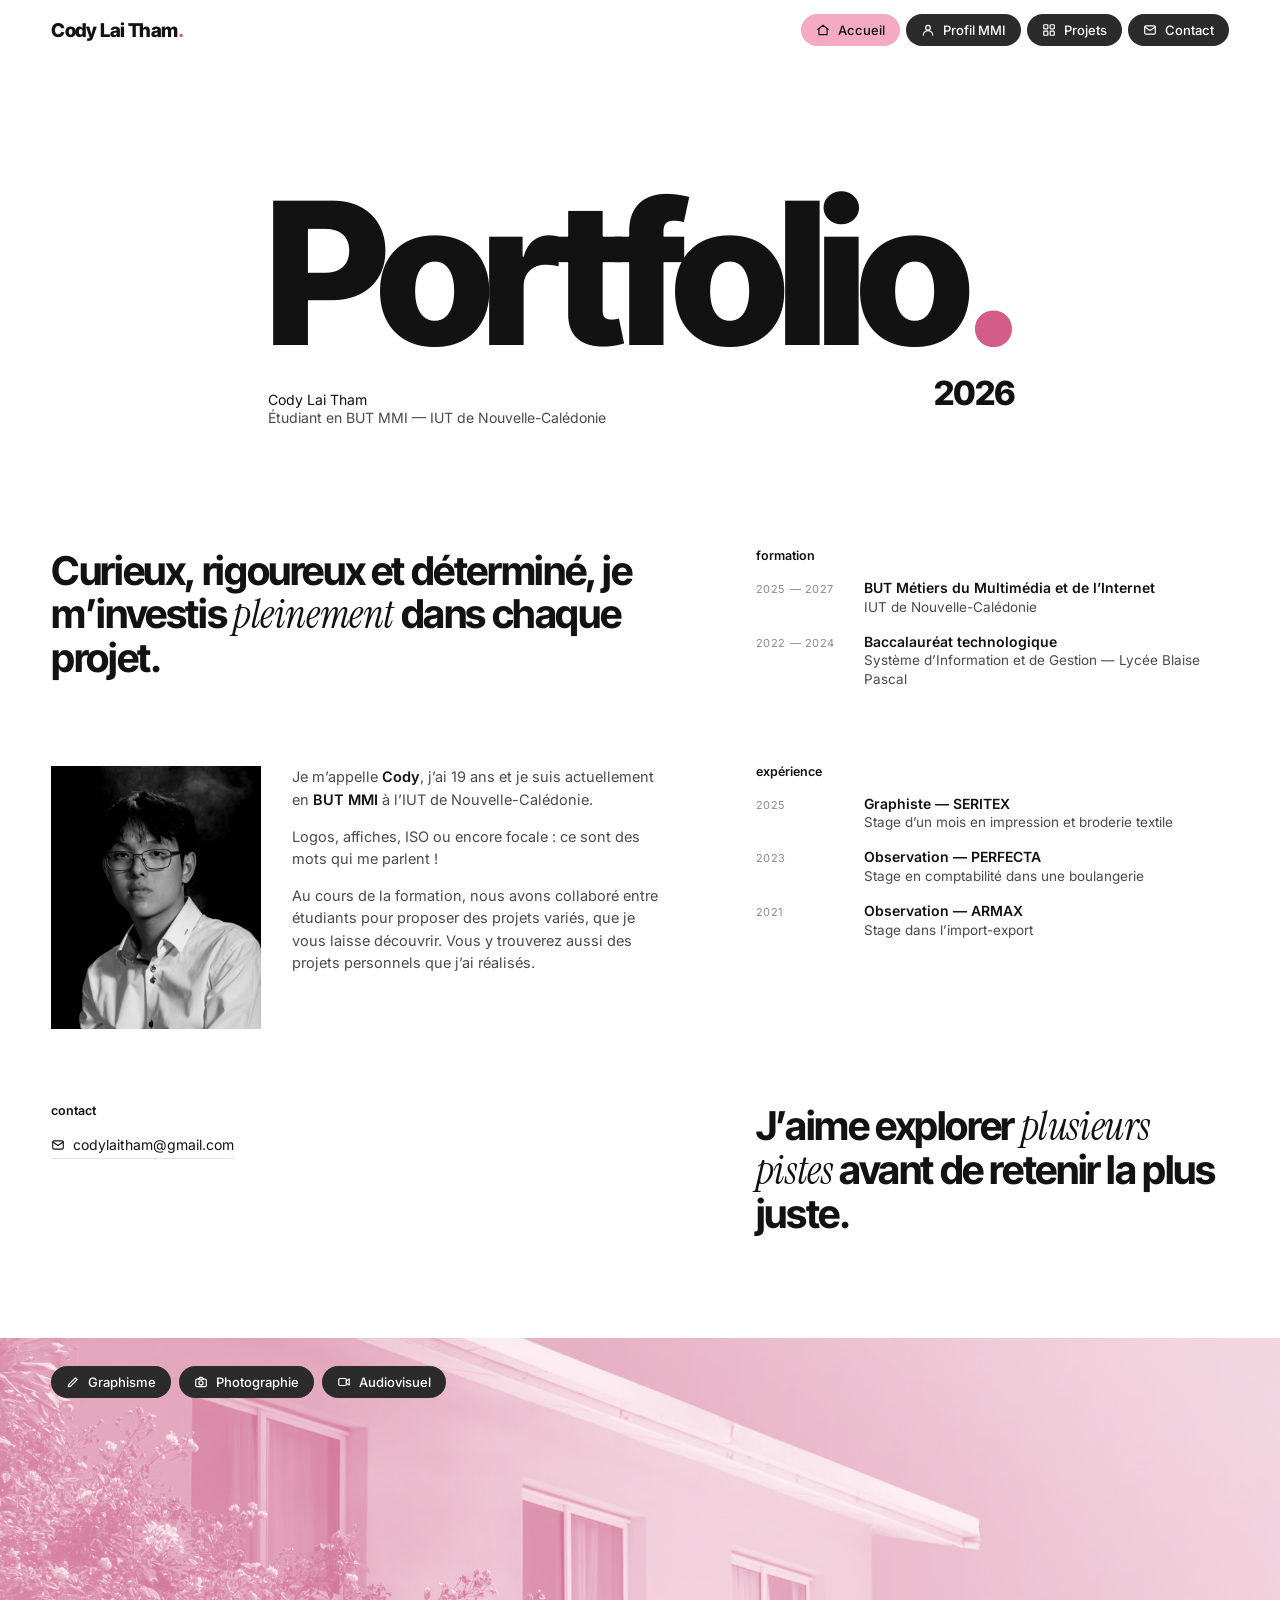
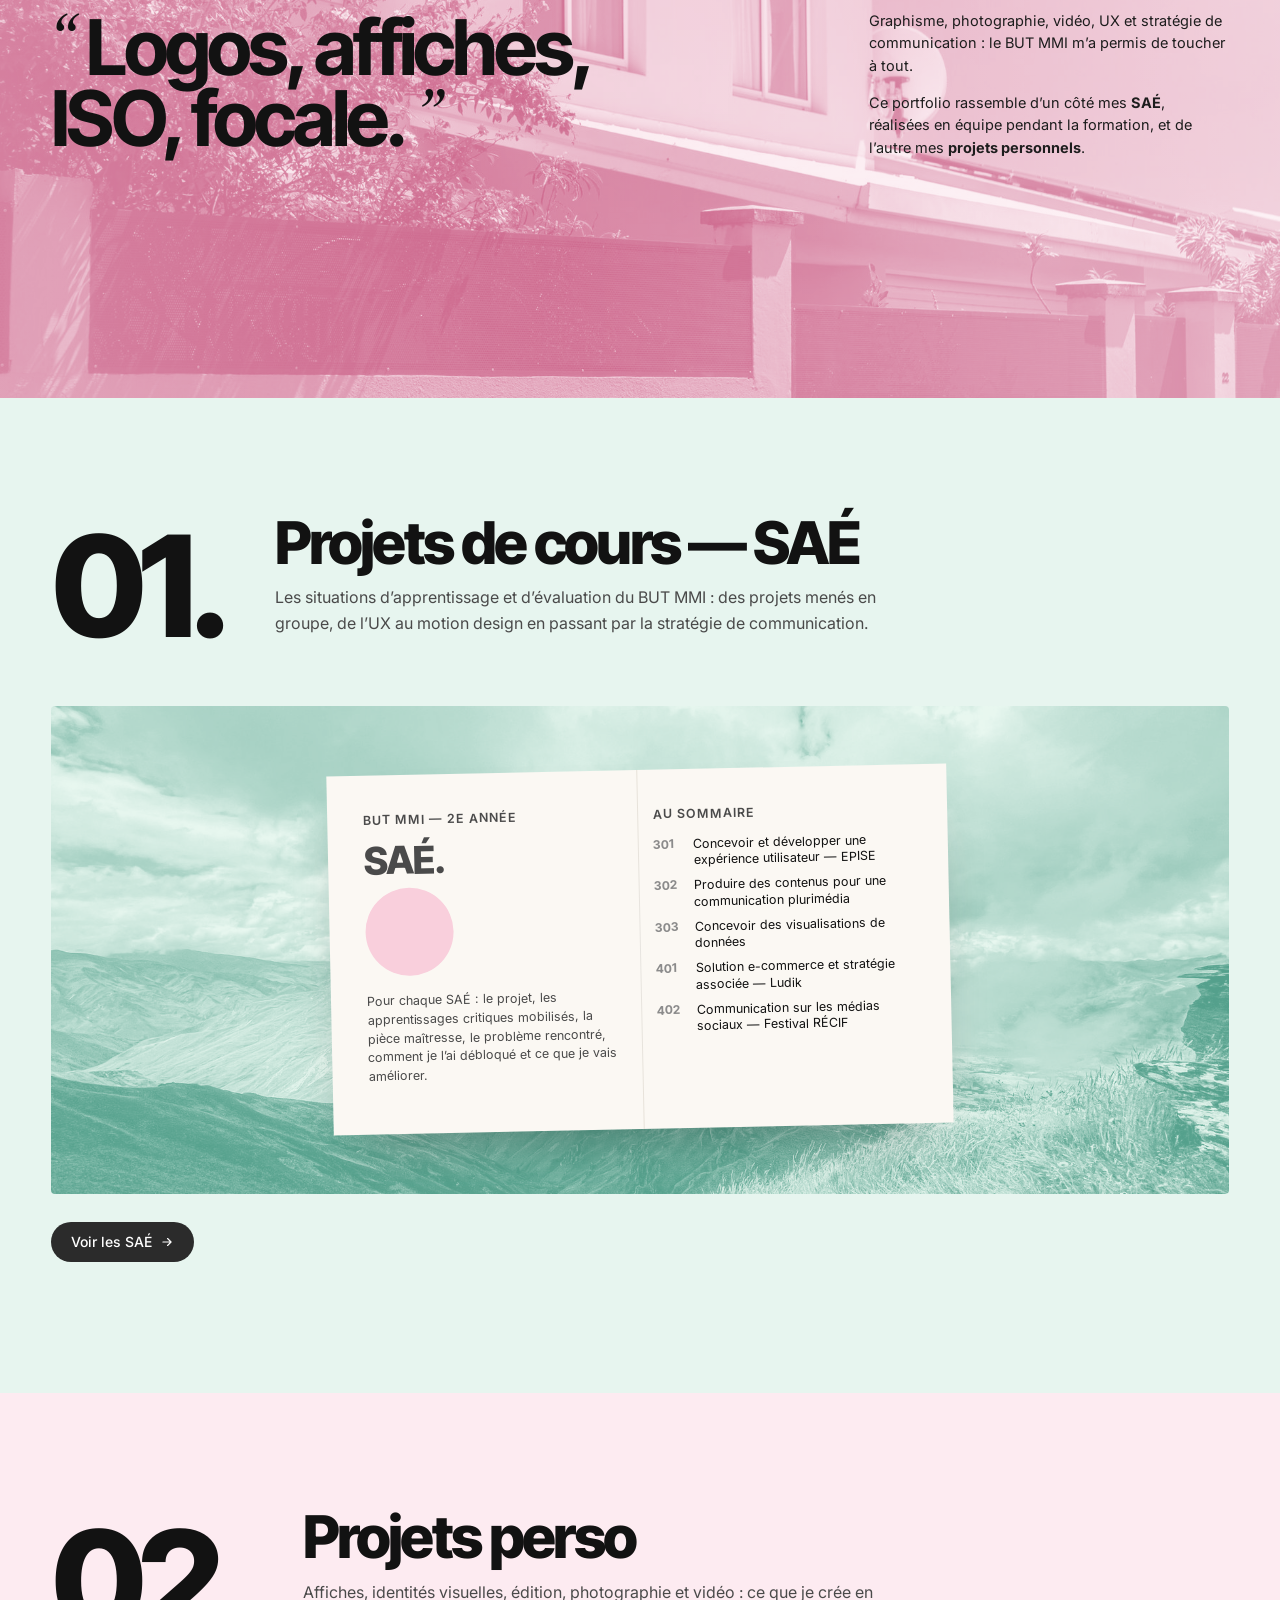
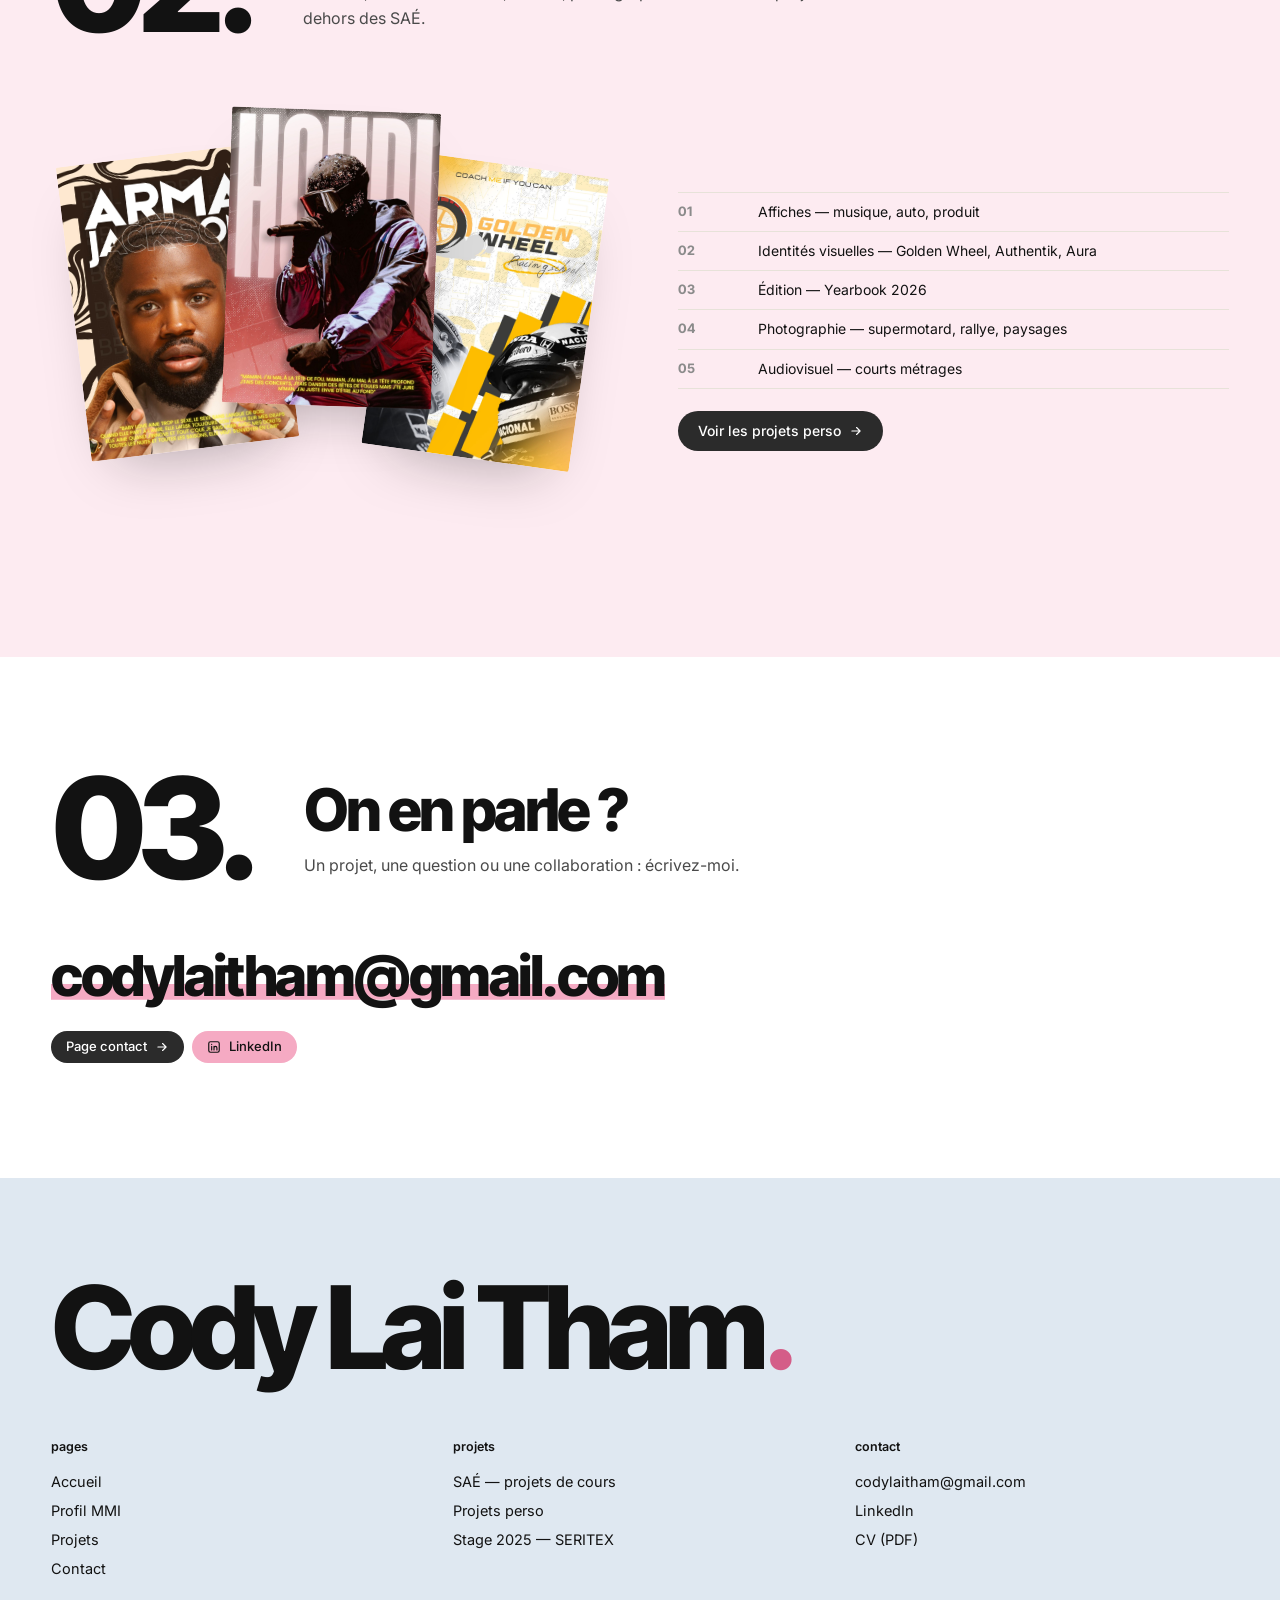
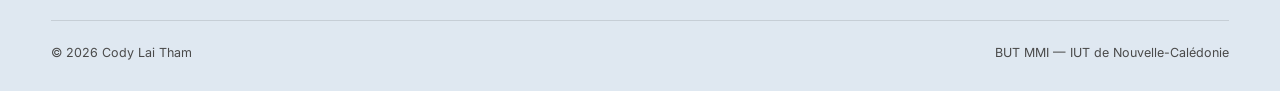
<file: index.html>
<!DOCTYPE html>
<html lang="fr">
<head>
  <meta charset="utf-8">
  <meta name="viewport" content="width=device-width, initial-scale=1">
  <title>Cody Lai Tham — Portfolio</title>
  <meta name="description" content="Portfolio de Cody Lai Tham, étudiant en BUT MMI à l'IUT de Nouvelle-Calédonie : graphisme, photographie, audiovisuel, UX et communication.">
  <link rel="preconnect" href="https://fonts.googleapis.com">
  <link rel="preconnect" href="https://fonts.gstatic.com" crossorigin>
  <link href="https://fonts.googleapis.com/css2?family=Inter+Tight:wght@400;500;600;700;800&family=Inter:wght@400;500;600&family=Instrument+Serif:ital@0;1&display=swap" rel="stylesheet">
  <link rel="stylesheet" href="css/style.css">
  <script src="js/main.js" defer></script>
</head>
<body>
  <a class="skip" href="#main">Aller au contenu</a>

  <!-- Filtres duotone (rose / menthe) utilisés sur les photos d'ambiance -->
  <svg class="svg-defs" aria-hidden="true" focusable="false">
    <filter id="duo-pink" color-interpolation-filters="sRGB"><feColorMatrix type="matrix" values=".2126 .7152 .0722 0 0 .2126 .7152 .0722 0 0 .2126 .7152 .0722 0 0 0 0 0 1 0"/><feComponentTransfer><feFuncR type="table" tableValues=".80 .99"/><feFuncG type="table" tableValues=".39 .93"/><feFuncB type="table" tableValues=".54 .95"/></feComponentTransfer></filter>
    <filter id="duo-mint" color-interpolation-filters="sRGB"><feColorMatrix type="matrix" values=".2126 .7152 .0722 0 0 .2126 .7152 .0722 0 0 .2126 .7152 .0722 0 0 0 0 0 1 0"/><feComponentTransfer><feFuncR type="table" tableValues=".33 .91"/><feFuncG type="table" tableValues=".63 .97"/><feFuncB type="table" tableValues=".55 .94"/></feComponentTransfer></filter>
  </svg>

  <header class="site-header">
    <div class="wrap">
      <a class="brand" href="index.html">Cody Lai Tham<span>.</span></a>
      <nav class="nav" aria-label="Navigation principale">
        <a class="pill is-active" href="index.html" aria-current="page"><svg class="ico" viewBox="0 0 24 24" aria-hidden="true"><path d="M3 11l9-7 9 7"/><path d="M5 10v10h14V10"/></svg>Accueil</a>
        <a class="pill" href="profil.html"><svg class="ico" viewBox="0 0 24 24" aria-hidden="true"><circle cx="12" cy="8" r="4"/><path d="M4 21c0-4.4 3.6-8 8-8s8 3.6 8 8"/></svg>Profil MMI</a>
        <a class="pill" href="projets.html"><svg class="ico" viewBox="0 0 24 24" aria-hidden="true"><rect x="3" y="3" width="7" height="7" rx="1"/><rect x="14" y="3" width="7" height="7" rx="1"/><rect x="3" y="14" width="7" height="7" rx="1"/><rect x="14" y="14" width="7" height="7" rx="1"/></svg>Projets</a>
        <a class="pill" href="contact.html"><svg class="ico" viewBox="0 0 24 24" aria-hidden="true"><rect x="3" y="5" width="18" height="14" rx="2"/><path d="M3 7l9 6 9-6"/></svg>Contact</a>
      </nav>
    </div>
  </header>

  <main id="main">
    <!-- Titre -->
    <section class="hero hero--center wrap">
      <div class="hero__title reveal">
        <h1 class="mega"><span class="visually-hidden">Cody Lai Tham — </span>Portfolio<span class="dot">.</span></h1>
        <div class="hero__meta">
          <p>Cody Lai Tham<br><span class="muted">Étudiant en BUT MMI — IUT de Nouvelle-Calédonie</span></p>
          <strong>2026</strong>
        </div>
      </div>
    </section>

    <!-- Présentation (mise en page inspirée de « Portfolio. 2026 ») -->
    <section class="wrap intro-grid" aria-label="Présentation">
      <p class="statement reveal">Curieux, rigoureux et déterminé, je m’investis <em>pleinement</em> dans chaque projet.</p>

      <div class="reveal">
        <p class="label">formation</p>
        <ul class="timeline">
          <li><time>2025 — 2027</time><div><strong>BUT Métiers du Multimédia et de l’Internet</strong><span>IUT de Nouvelle-Calédonie</span></div></li>
          <li><time>2022 — 2024</time><div><strong>Baccalauréat technologique</strong><span>Système d’Information et de Gestion — Lycée Blaise Pascal</span></div></li>
        </ul>
      </div>

      <div class="bio reveal">
        <figure class="bio__photo"><img src="img/portrait.jpg" alt="Portrait de Cody Lai Tham" width="686" height="706"></figure>
        <div>
          <p>Je m’appelle <strong>Cody</strong>, j’ai 19 ans et je suis actuellement en <strong>BUT MMI</strong> à l’IUT de Nouvelle-Calédonie.</p>
          <p>Logos, affiches, ISO ou encore focale&nbsp;: ce sont des mots qui me parlent&nbsp;!</p>
          <p>Au cours de la formation, nous avons collaboré entre étudiants pour proposer des projets variés, que je vous laisse découvrir. Vous y trouverez aussi des projets personnels que j’ai réalisés.</p>
        </div>
      </div>

      <div class="reveal">
        <p class="label">expérience</p>
        <ul class="timeline">
          <li><time>2025</time><div><strong>Graphiste — SERITEX</strong><span>Stage d’un mois en impression et broderie textile</span></div></li>
          <li><time>2023</time><div><strong>Observation — PERFECTA</strong><span>Stage en comptabilité dans une boulangerie</span></div></li>
          <li><time>2021</time><div><strong>Observation — ARMAX</strong><span>Stage dans l’import-export</span></div></li>
        </ul>
      </div>

      <div class="contact-mini reveal">
        <p class="label">contact</p>
        <a href="mailto:codylaitham@gmail.com"><svg class="ico" viewBox="0 0 24 24" aria-hidden="true"><rect x="3" y="5" width="18" height="14" rx="2"/><path d="M3 7l9 6 9-6"/></svg>codylaitham@gmail.com</a>
      </div>

      <p class="statement reveal">J’aime explorer <em>plusieurs pistes</em> avant de retenir la plus juste.</p>
    </section>

    <!-- Bandeau photo teinté (inspiré de « Japan, in gentle hues ») -->
    <section class="band" aria-label="Mes domaines">
      <div class="band__bg"><img class="duo-pink" src="img/photo-08.jpg" alt="" loading="lazy"></div>
      <div class="band__pills">
        <a class="pill" href="perso.html#affiches"><svg class="ico" viewBox="0 0 24 24" aria-hidden="true"><path d="M4 20l4-1 11-11-3-3L5 16l-1 4z"/></svg>Graphisme</a>
        <a class="pill" href="perso.html#photo"><svg class="ico" viewBox="0 0 24 24" aria-hidden="true"><rect x="3" y="7" width="18" height="13" rx="2"/><path d="M8 7l2-3h4l2 3"/><circle cx="12" cy="13.5" r="3.5"/></svg>Photographie</a>
        <a class="pill" href="perso.html#video"><svg class="ico" viewBox="0 0 24 24" aria-hidden="true"><rect x="3" y="6" width="13" height="12" rx="2"/><path d="M16 10l5-3v10l-5-3"/></svg>Audiovisuel</a>
      </div>
      <div class="wrap band__inner">
        <p class="quote reveal"><span class="q">“</span>&nbsp;Logos, affiches, ISO, focale.&nbsp;<span class="q">”</span></p>
        <div class="band__text reveal">
          <p>Graphisme, photographie, vidéo, UX et stratégie de communication&nbsp;: le BUT MMI m’a permis de toucher à tout.</p>
          <p>Ce portfolio rassemble d’un côté mes <strong>SAÉ</strong>, réalisées en équipe pendant la formation, et de l’autre mes <strong>projets personnels</strong>.</p>
        </div>
      </div>
    </section>

    <!-- 01. SAÉ -->
    <section class="section section--mint" aria-labelledby="t-sae">
      <div class="wrap">
        <div class="section-head reveal">
          <p class="num" aria-hidden="true">01.</p>
          <div class="section-head__text">
            <h2 class="h2" id="t-sae">Projets de cours — SAÉ</h2>
            <p>Les situations d’apprentissage et d’évaluation du BUT MMI&nbsp;: des projets menés en groupe, de l’UX au motion design en passant par la stratégie de communication.</p>
          </div>
        </div>

        <div class="stage reveal">
          <div class="stage__bg"><img class="duo-mint" src="img/photo-13.jpg" alt="" loading="lazy"></div>
          <div class="spread">
            <div class="spread__col">
              <p class="kicker">BUT MMI — 2e année</p>
              <p class="spread__title">SAÉ.</p>
              <div class="circle" style="background: var(--pink-2)"></div>
              <p>Pour chaque SAÉ&nbsp;: le projet, les apprentissages critiques mobilisés, la pièce maîtresse, le problème rencontré, comment je l’ai débloqué et ce que je vais améliorer.</p>
            </div>
            <div class="spread__col">
              <p class="kicker">Au sommaire</p>
              <ol>
                <li><b>301</b><a href="sae.html#sae-301">Concevoir et développer une expérience utilisateur — EPISE</a></li>
                <li><b>302</b><a href="sae.html#sae-302">Produire des contenus pour une communication plurimédia</a></li>
                <li><b>303</b><a href="sae.html#sae-303">Concevoir des visualisations de données</a></li>
                <li><b>401</b><a href="sae.html#sae-401">Solution e-commerce et stratégie associée — Ludik</a></li>
                <li><b>402</b><a href="sae.html#sae-402">Communication sur les médias sociaux — Festival RÉCIF</a></li>
              </ol>
            </div>
          </div>
        </div>

        <p style="margin-top: 28px"><a class="pill pill--lg" href="sae.html">Voir les SAÉ <svg class="ico" viewBox="0 0 24 24" aria-hidden="true"><path d="M5 12h14M13 6l6 6-6 6"/></svg></a></p>
      </div>
    </section>

    <!-- 02. Projets perso -->
    <section class="section section--pink" aria-labelledby="t-perso">
      <div class="wrap">
        <div class="section-head reveal">
          <p class="num" aria-hidden="true">02.</p>
          <div class="section-head__text">
            <h2 class="h2" id="t-perso">Projets perso</h2>
            <p>Affiches, identités visuelles, édition, photographie et vidéo&nbsp;: ce que je crée en dehors des SAÉ.</p>
          </div>
        </div>

        <div class="two-col" style="align-items: center">
          <a class="collage reveal" href="perso.html#affiches" aria-label="Voir les affiches">
            <span class="visually-hidden">Affiches</span>
            <img src="img/affiche-arma-jackson.jpg" alt="Affiche Arma Jackson" loading="lazy">
            <img src="img/affiche-houdi.jpg" alt="Affiche Houdi" loading="lazy">
            <img src="img/gw-a4.jpg" alt="Affiche Golden Wheel Racing School" loading="lazy">
          </a>
          <div class="reveal">
            <ul class="hub__list" style="margin-top: 0">
              <li><b>01</b><a href="perso.html#affiches">Affiches — musique, auto, produit</a></li>
              <li><b>02</b><a href="perso.html#identites">Identités visuelles — Golden Wheel, Authentik, Aura</a></li>
              <li><b>03</b><a href="perso.html#edition">Édition — Yearbook 2026</a></li>
              <li><b>04</b><a href="perso.html#photo">Photographie — supermotard, rallye, paysages</a></li>
              <li><b>05</b><a href="perso.html#video">Audiovisuel — courts métrages</a></li>
            </ul>
            <a class="pill pill--lg" href="perso.html">Voir les projets perso <svg class="ico" viewBox="0 0 24 24" aria-hidden="true"><path d="M5 12h14M13 6l6 6-6 6"/></svg></a>
          </div>
        </div>
      </div>
    </section>

    <!-- 03. Contact -->
    <section class="section" aria-labelledby="t-contact">
      <div class="wrap">
        <div class="section-head reveal">
          <p class="num" aria-hidden="true">03.</p>
          <div class="section-head__text">
            <h2 class="h2" id="t-contact">On en parle&nbsp;?</h2>
            <p>Un projet, une question ou une collaboration&nbsp;: écrivez-moi.</p>
          </div>
        </div>
        <a class="big-mail reveal" href="mailto:codylaitham@gmail.com">codylaitham@gmail.com</a>
        <div class="contact-actions reveal">
          <a class="pill" href="contact.html">Page contact <svg class="ico" viewBox="0 0 24 24" aria-hidden="true"><path d="M5 12h14M13 6l6 6-6 6"/></svg></a>
          <a class="pill pill--pink" href="https://www.linkedin.com/in/cody-lai-tham-829333267/" target="_blank" rel="noopener"><svg class="ico" viewBox="0 0 24 24" aria-hidden="true"><rect x="3" y="3" width="18" height="18" rx="3"/><path d="M8 11v6M8 7.5v.01M12 17v-6M12 13.5c0-1.5 1-2.5 2.5-2.5S17 12 17 13.5V17"/></svg>LinkedIn</a>
        </div>
      </div>
    </section>
  </main>

  <footer class="site-footer">
    <div class="wrap">
      <p class="footer__big">Cody Lai Tham<span>.</span></p>
      <div class="footer__cols">
        <div>
          <p class="label">pages</p>
          <ul>
            <li><a href="index.html">Accueil</a></li>
            <li><a href="profil.html">Profil MMI</a></li>
            <li><a href="projets.html">Projets</a></li>
            <li><a href="contact.html">Contact</a></li>
          </ul>
        </div>
        <div>
          <p class="label">projets</p>
          <ul>
            <li><a href="sae.html">SAÉ — projets de cours</a></li>
            <li><a href="perso.html">Projets perso</a></li>
            <li><a href="profil.html#stage">Stage 2025 — SERITEX</a></li>
          </ul>
        </div>
        <div>
          <p class="label">contact</p>
          <ul>
            <li><a href="mailto:codylaitham@gmail.com">codylaitham@gmail.com</a></li>
            <li><a href="https://www.linkedin.com/in/cody-lai-tham-829333267/" target="_blank" rel="noopener">LinkedIn</a></li>
            <li><a href="docs/CV-Cody-Lai-Tham.pdf" target="_blank" rel="noopener">CV (PDF)</a></li>
          </ul>
        </div>
      </div>
      <p class="footer__legal"><span>© <span data-year>2026</span> Cody Lai Tham</span><span>BUT MMI — IUT de Nouvelle-Calédonie</span></p>
    </div>
  </footer>
</body>
</html>
</file>
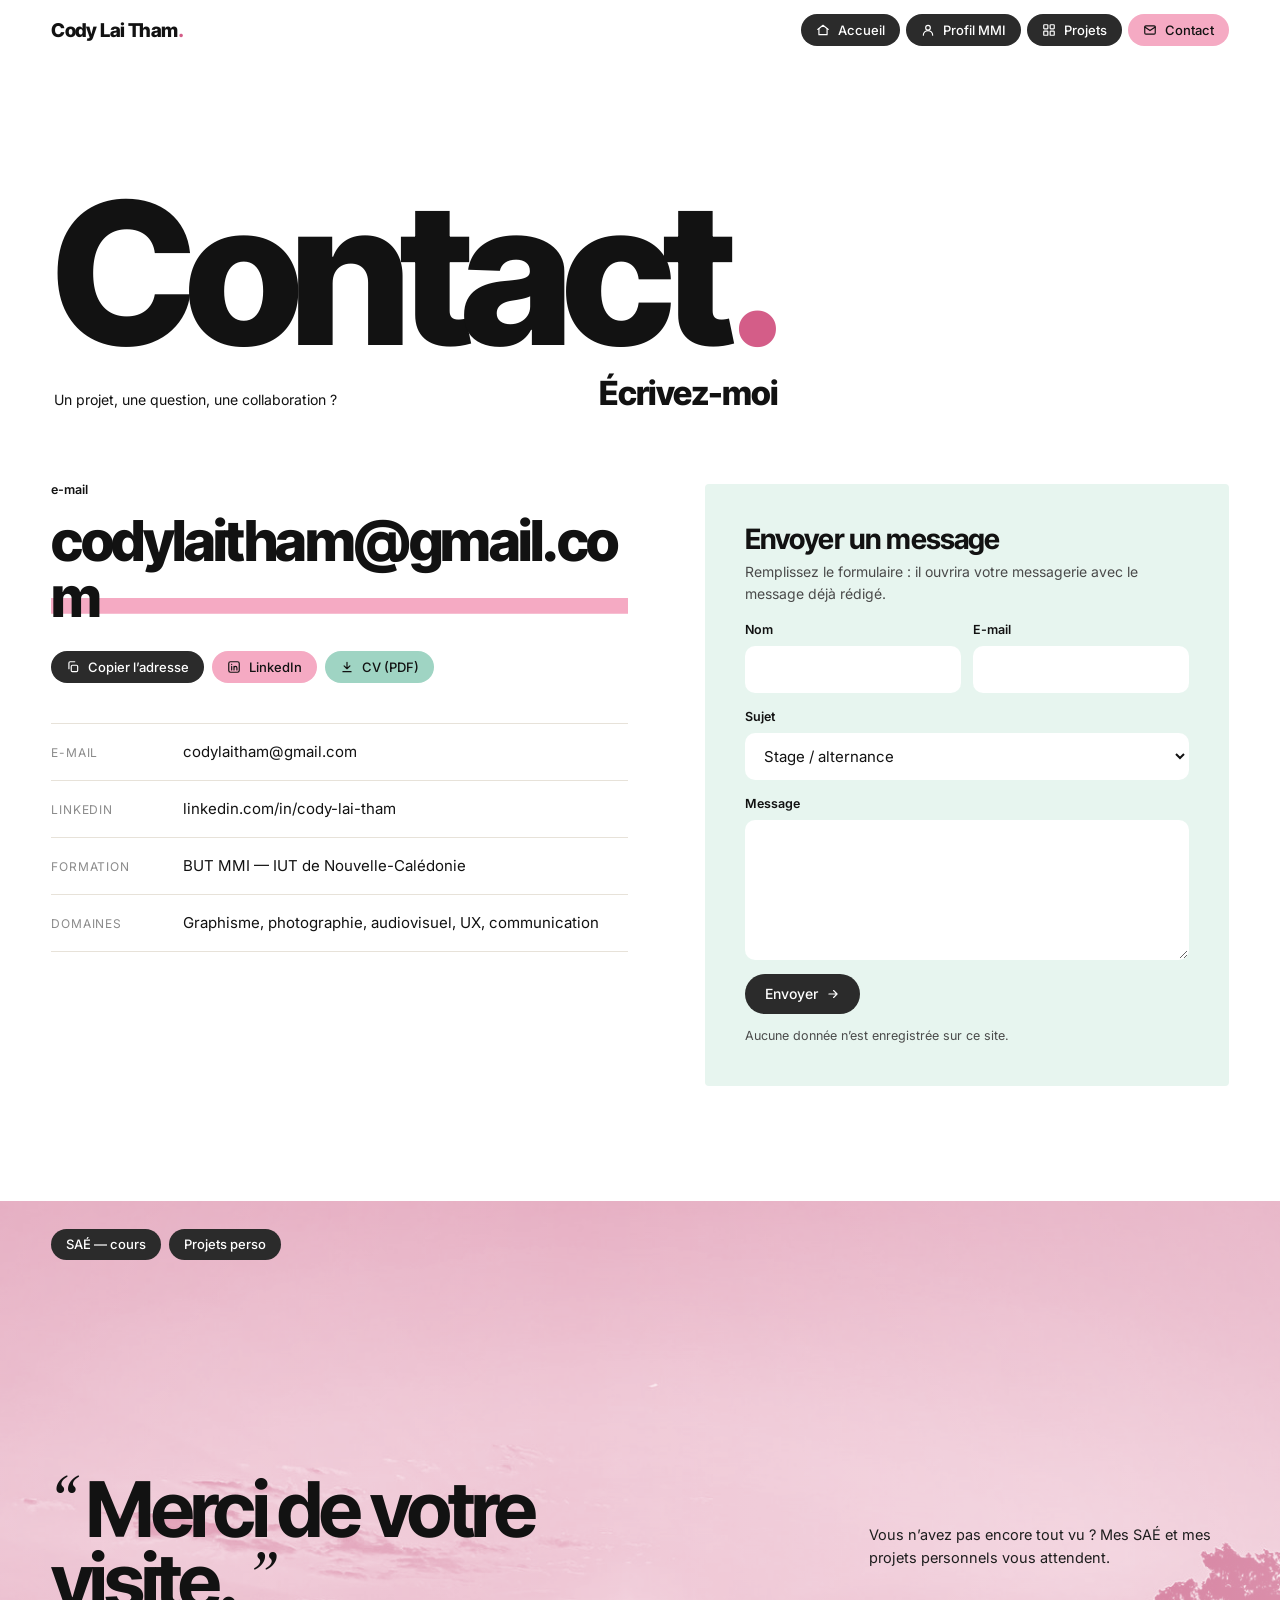
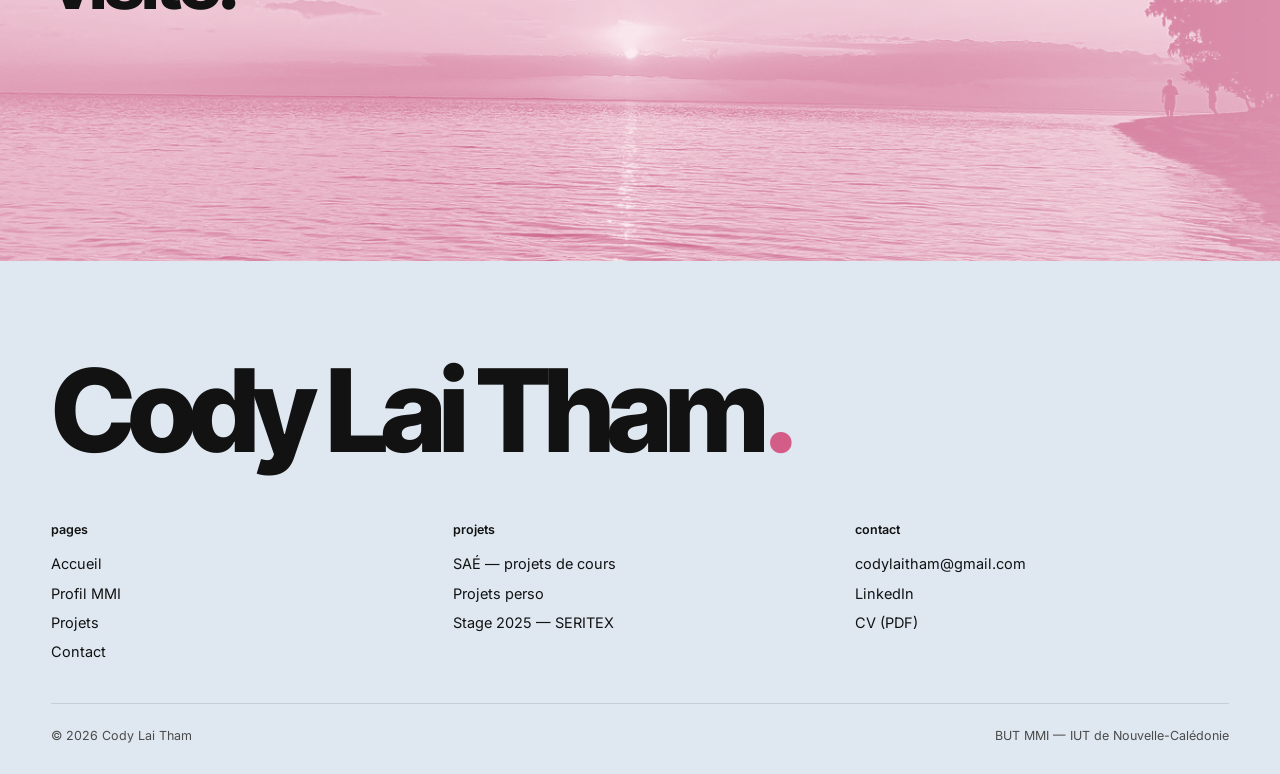
<file: contact.html>
<!DOCTYPE html>
<html lang="fr">
<head>
  <meta charset="utf-8">
  <meta name="viewport" content="width=device-width, initial-scale=1">
  <title>Contact — Cody Lai Tham</title>
  <meta name="description" content="Contacter Cody Lai Tham, étudiant en BUT MMI : e-mail, LinkedIn et CV.">
  <link rel="preconnect" href="https://fonts.googleapis.com">
  <link rel="preconnect" href="https://fonts.gstatic.com" crossorigin>
  <link href="https://fonts.googleapis.com/css2?family=Inter+Tight:wght@400;500;600;700;800&family=Inter:wght@400;500;600&family=Instrument+Serif:ital@0;1&display=swap" rel="stylesheet">
  <link rel="stylesheet" href="css/style.css">
  <script src="js/main.js" defer></script>
</head>
<body>
  <a class="skip" href="#main">Aller au contenu</a>

  <svg class="svg-defs" aria-hidden="true" focusable="false">
    <filter id="duo-pink" color-interpolation-filters="sRGB"><feColorMatrix type="matrix" values=".2126 .7152 .0722 0 0 .2126 .7152 .0722 0 0 .2126 .7152 .0722 0 0 0 0 0 1 0"/><feComponentTransfer><feFuncR type="table" tableValues=".80 .99"/><feFuncG type="table" tableValues=".39 .93"/><feFuncB type="table" tableValues=".54 .95"/></feComponentTransfer></filter>
    <filter id="duo-mint" color-interpolation-filters="sRGB"><feColorMatrix type="matrix" values=".2126 .7152 .0722 0 0 .2126 .7152 .0722 0 0 .2126 .7152 .0722 0 0 0 0 0 1 0"/><feComponentTransfer><feFuncR type="table" tableValues=".33 .91"/><feFuncG type="table" tableValues=".63 .97"/><feFuncB type="table" tableValues=".55 .94"/></feComponentTransfer></filter>
  </svg>

  <header class="site-header">
    <div class="wrap">
      <a class="brand" href="index.html">Cody Lai Tham<span>.</span></a>
      <nav class="nav" aria-label="Navigation principale">
        <a class="pill" href="index.html"><svg class="ico" viewBox="0 0 24 24" aria-hidden="true"><path d="M3 11l9-7 9 7"/><path d="M5 10v10h14V10"/></svg>Accueil</a>
        <a class="pill" href="profil.html"><svg class="ico" viewBox="0 0 24 24" aria-hidden="true"><circle cx="12" cy="8" r="4"/><path d="M4 21c0-4.4 3.6-8 8-8s8 3.6 8 8"/></svg>Profil MMI</a>
        <a class="pill" href="projets.html"><svg class="ico" viewBox="0 0 24 24" aria-hidden="true"><rect x="3" y="3" width="7" height="7" rx="1"/><rect x="14" y="3" width="7" height="7" rx="1"/><rect x="3" y="14" width="7" height="7" rx="1"/><rect x="14" y="14" width="7" height="7" rx="1"/></svg>Projets</a>
        <a class="pill is-active" href="contact.html" aria-current="page"><svg class="ico" viewBox="0 0 24 24" aria-hidden="true"><rect x="3" y="5" width="18" height="14" rx="2"/><path d="M3 7l9 6 9-6"/></svg>Contact</a>
      </nav>
    </div>
  </header>

  <main id="main">
    <section class="hero wrap">
      <div class="hero__title reveal">
        <h1 class="mega">Contact<span class="dot">.</span></h1>
        <div class="hero__meta">
          <p>Un projet, une question, une collaboration&nbsp;?</p>
          <strong>Écrivez-moi</strong>
        </div>
      </div>
    </section>

    <div class="wrap contact-grid">
      <section class="reveal" aria-labelledby="t-coord">
        <h2 class="label" id="t-coord">e-mail</h2>
        <a class="big-mail" href="mailto:codylaitham@gmail.com">codylaitham@gmail.com</a>
        <div class="contact-actions">
          <button class="pill" type="button" data-copy="codylaitham@gmail.com"><svg class="ico" viewBox="0 0 24 24" aria-hidden="true"><rect x="9" y="9" width="11" height="11" rx="2"/><path d="M5 15V5a2 2 0 0 1 2-2h8"/></svg>Copier l’adresse</button>
          <a class="pill pill--pink" href="https://www.linkedin.com/in/cody-lai-tham-829333267/" target="_blank" rel="noopener"><svg class="ico" viewBox="0 0 24 24" aria-hidden="true"><rect x="3" y="3" width="18" height="18" rx="3"/><path d="M8 11v6M8 7.5v.01M12 17v-6M12 13.5c0-1.5 1-2.5 2.5-2.5S17 12 17 13.5V17"/></svg>LinkedIn</a>
          <a class="pill pill--mint" href="docs/CV-Cody-Lai-Tham.pdf" target="_blank" rel="noopener"><svg class="ico" viewBox="0 0 24 24" aria-hidden="true"><path d="M12 4v11M7 10l5 5 5-5M5 20h14"/></svg>CV (PDF)</a>
        </div>

        <ul class="contact-list">
          <li><span>E-mail</span><a href="mailto:codylaitham@gmail.com">codylaitham@gmail.com</a></li>
          <li><span>LinkedIn</span><a href="https://www.linkedin.com/in/cody-lai-tham-829333267/" target="_blank" rel="noopener">linkedin.com/in/cody-lai-tham</a></li>
          <li><span>Formation</span><span>BUT MMI — IUT de Nouvelle-Calédonie</span></li>
          <li><span>Domaines</span><span>Graphisme, photographie, audiovisuel, UX, communication</span></li>
        </ul>
      </section>

      <section class="form-card reveal" aria-labelledby="t-form">
        <h2 class="h3" id="t-form">Envoyer un message</h2>
        <p>Remplissez le formulaire&nbsp;: il ouvrira votre messagerie avec le message déjà rédigé.</p>
        <form id="contact-form" data-to="codylaitham@gmail.com">
          <div class="form-row">
            <div class="field">
              <label for="f-nom">Nom</label>
              <input id="f-nom" name="nom" type="text" autocomplete="name" required>
            </div>
            <div class="field">
              <label for="f-email">E-mail</label>
              <input id="f-email" name="email" type="email" autocomplete="email" required>
            </div>
          </div>
          <div class="field">
            <label for="f-sujet">Sujet</label>
            <select id="f-sujet" name="sujet">
              <option>Stage / alternance</option>
              <option>Projet ou collaboration</option>
              <option>Question sur un projet</option>
              <option>Autre</option>
            </select>
          </div>
          <div class="field">
            <label for="f-msg">Message</label>
            <textarea id="f-msg" name="message" required></textarea>
          </div>
          <button class="pill pill--lg" type="submit">Envoyer <svg class="ico" viewBox="0 0 24 24" aria-hidden="true"><path d="M5 12h14M13 6l6 6-6 6"/></svg></button>
          <p class="form-note">Aucune donnée n’est enregistrée sur ce site.</p>
        </form>
      </section>
    </div>

    <section class="band" aria-label="Merci">
      <div class="band__bg"><img class="duo-pink" src="img/photo-15.jpg" alt="" loading="lazy"></div>
      <div class="band__pills">
        <a class="pill" href="sae.html">SAÉ — cours</a>
        <a class="pill" href="perso.html">Projets perso</a>
      </div>
      <div class="wrap band__inner">
        <p class="quote reveal"><span class="q">“</span>&nbsp;Merci de votre visite.&nbsp;<span class="q">”</span></p>
        <div class="band__text reveal"><p>Vous n’avez pas encore tout vu&nbsp;? Mes SAÉ et mes projets personnels vous attendent.</p></div>
      </div>
    </section>
  </main>

  <footer class="site-footer">
    <div class="wrap">
      <p class="footer__big">Cody Lai Tham<span>.</span></p>
      <div class="footer__cols">
        <div>
          <p class="label">pages</p>
          <ul>
            <li><a href="index.html">Accueil</a></li>
            <li><a href="profil.html">Profil MMI</a></li>
            <li><a href="projets.html">Projets</a></li>
            <li><a href="contact.html">Contact</a></li>
          </ul>
        </div>
        <div>
          <p class="label">projets</p>
          <ul>
            <li><a href="sae.html">SAÉ — projets de cours</a></li>
            <li><a href="perso.html">Projets perso</a></li>
            <li><a href="profil.html#stage">Stage 2025 — SERITEX</a></li>
          </ul>
        </div>
        <div>
          <p class="label">contact</p>
          <ul>
            <li><a href="mailto:codylaitham@gmail.com">codylaitham@gmail.com</a></li>
            <li><a href="https://www.linkedin.com/in/cody-lai-tham-829333267/" target="_blank" rel="noopener">LinkedIn</a></li>
            <li><a href="docs/CV-Cody-Lai-Tham.pdf" target="_blank" rel="noopener">CV (PDF)</a></li>
          </ul>
        </div>
      </div>
      <p class="footer__legal"><span>© <span data-year>2026</span> Cody Lai Tham</span><span>BUT MMI — IUT de Nouvelle-Calédonie</span></p>
    </div>
  </footer>
</body>
</html>
</file>
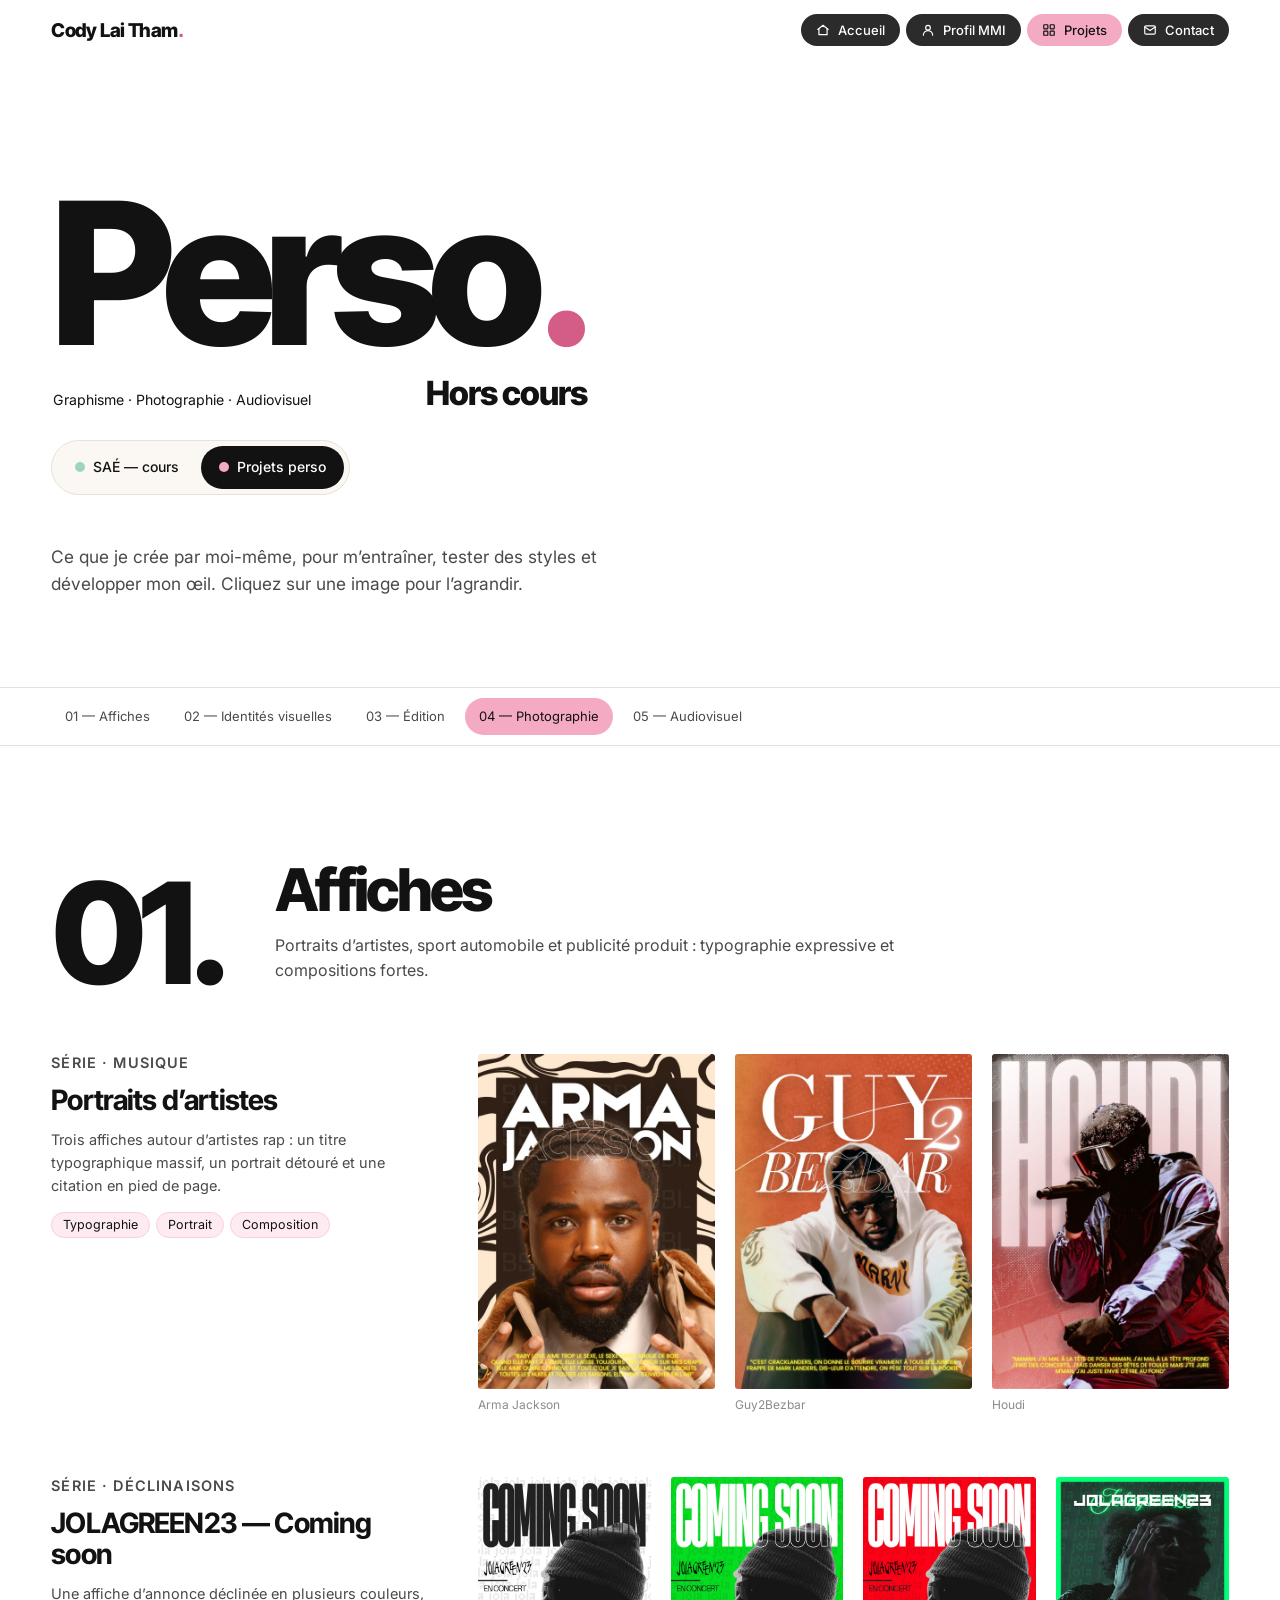
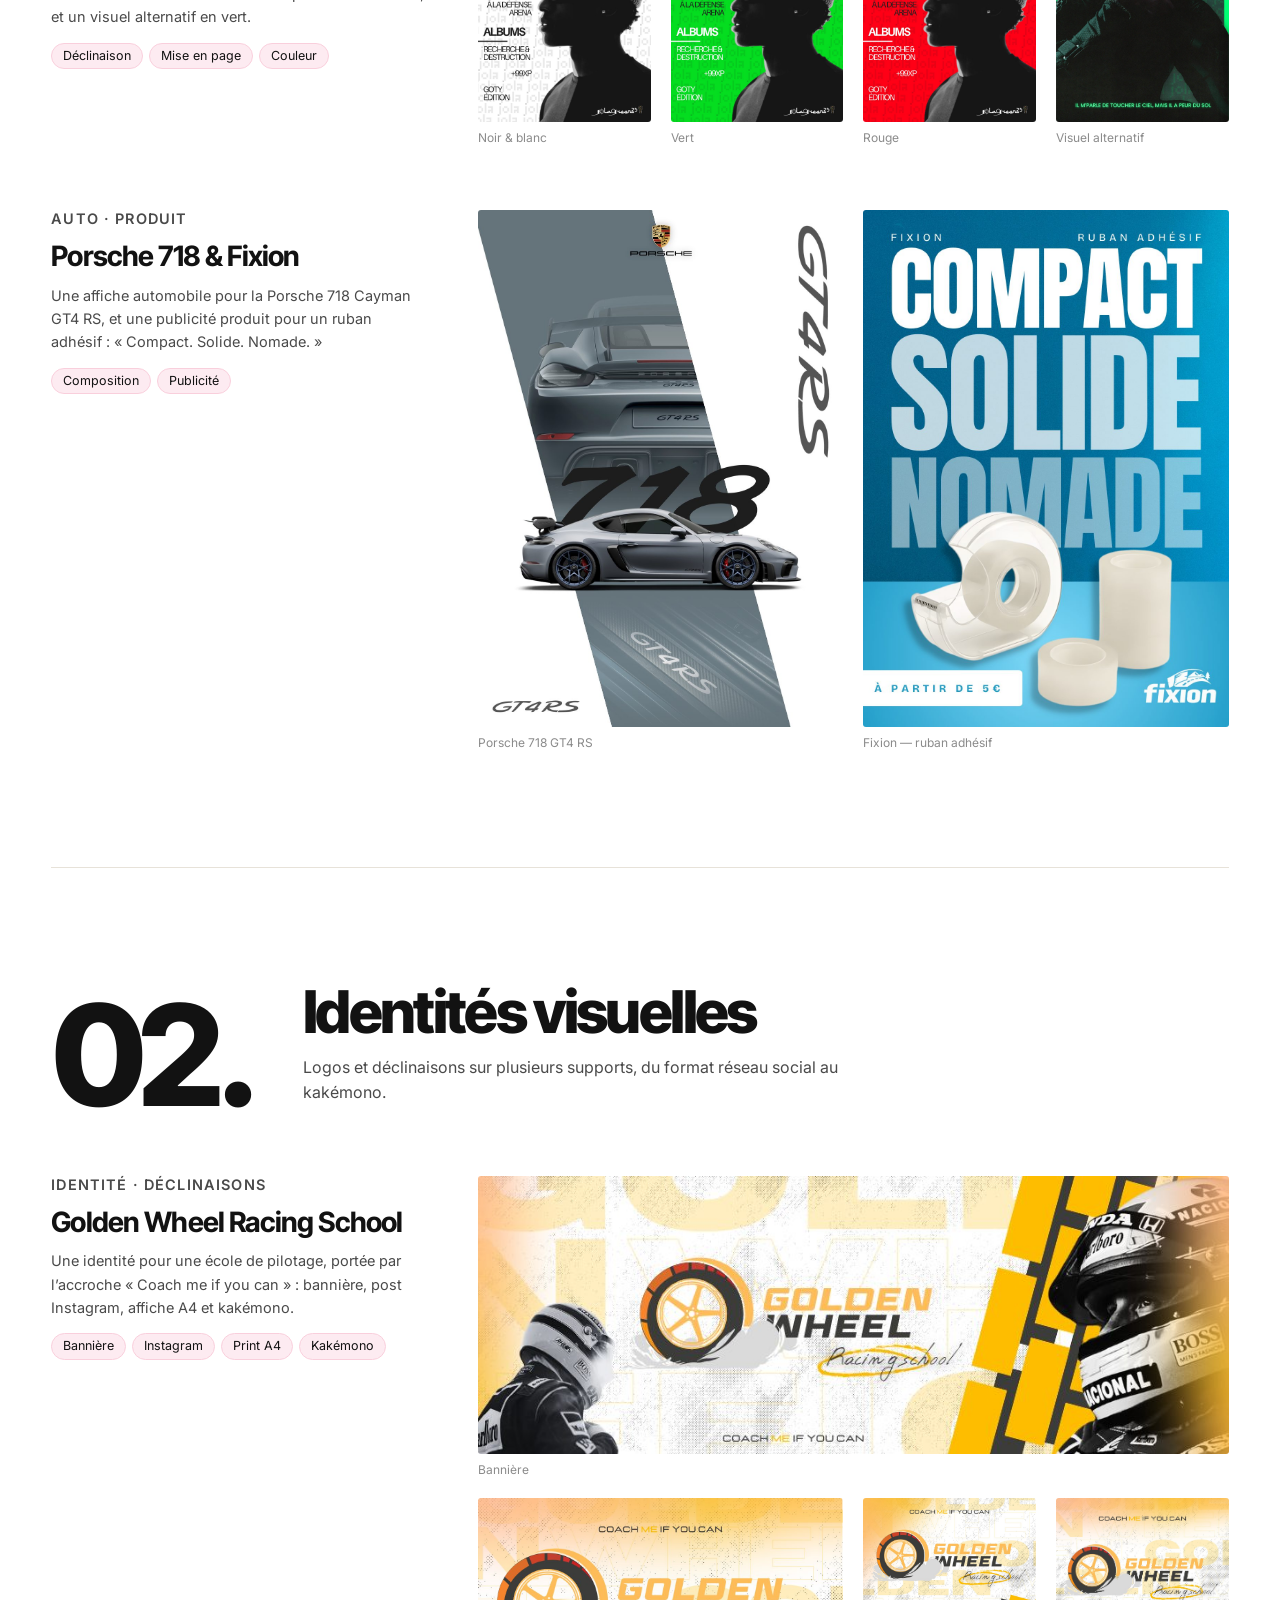
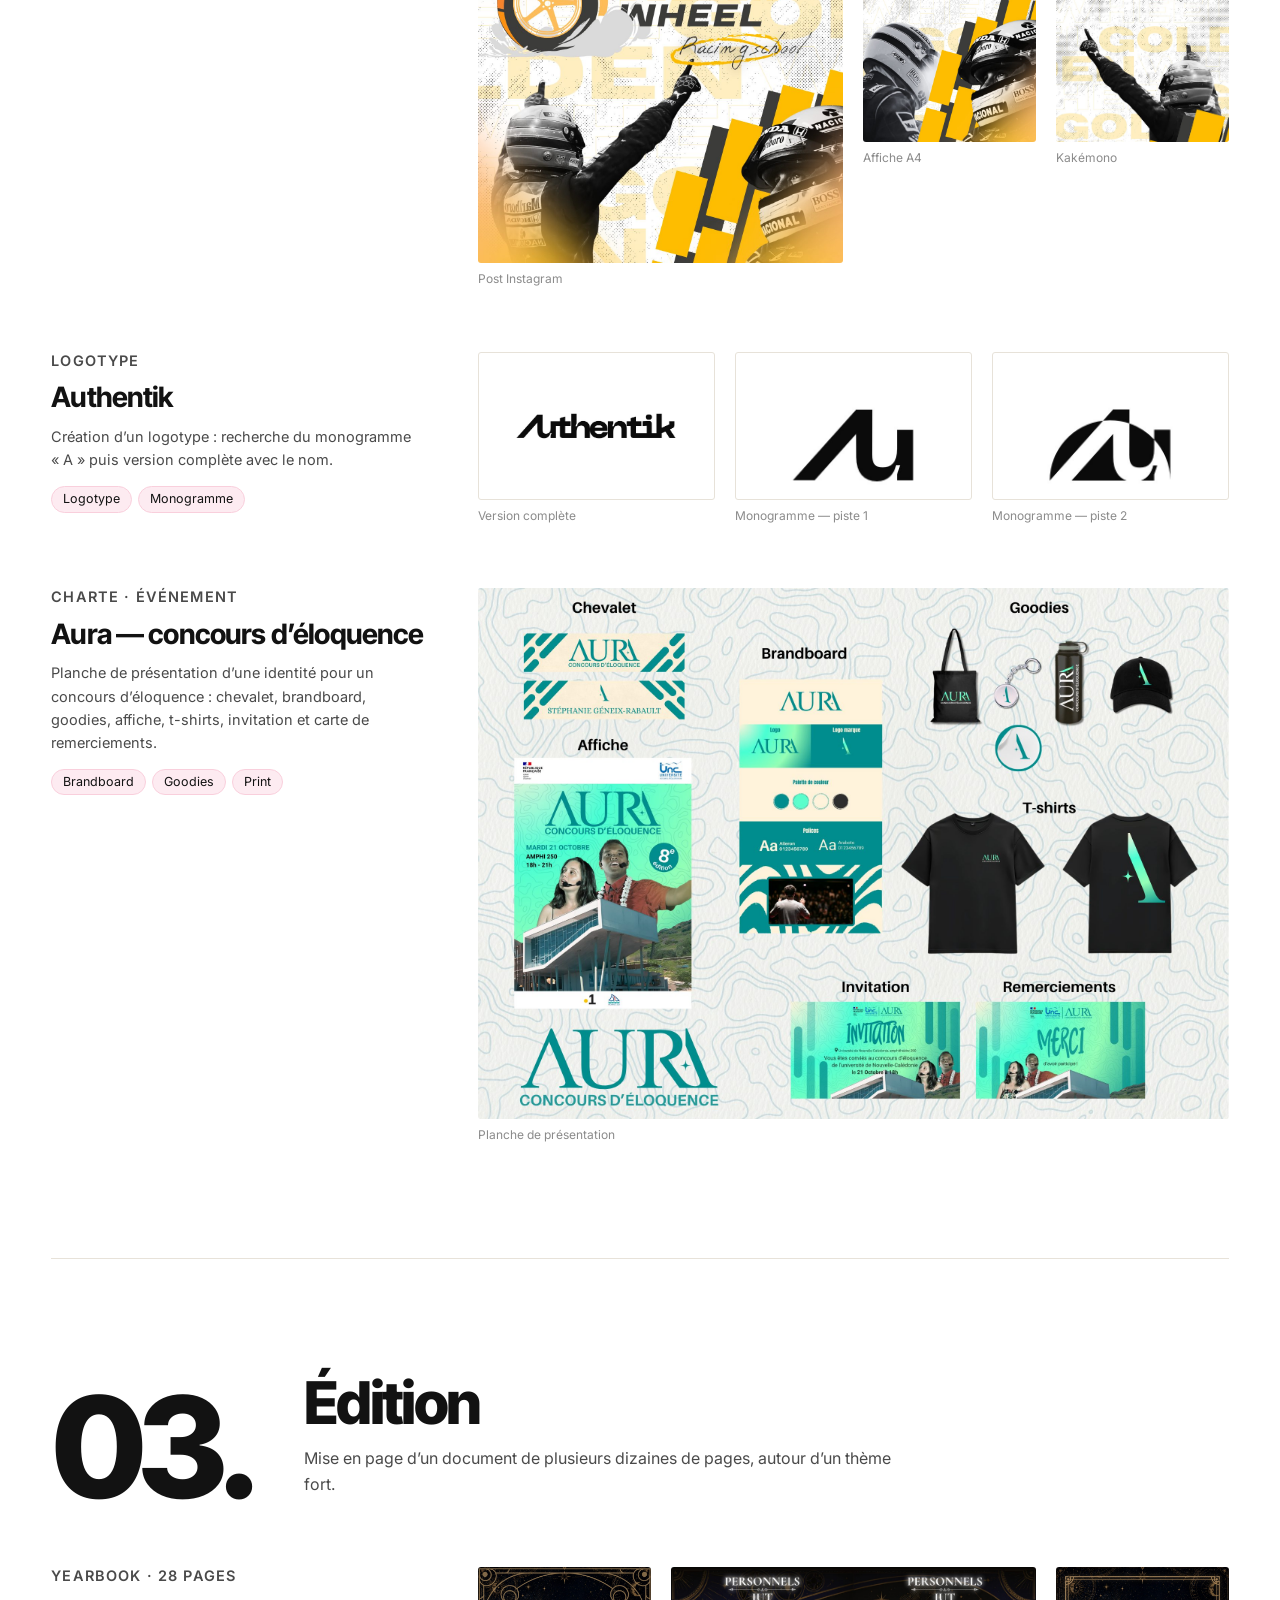
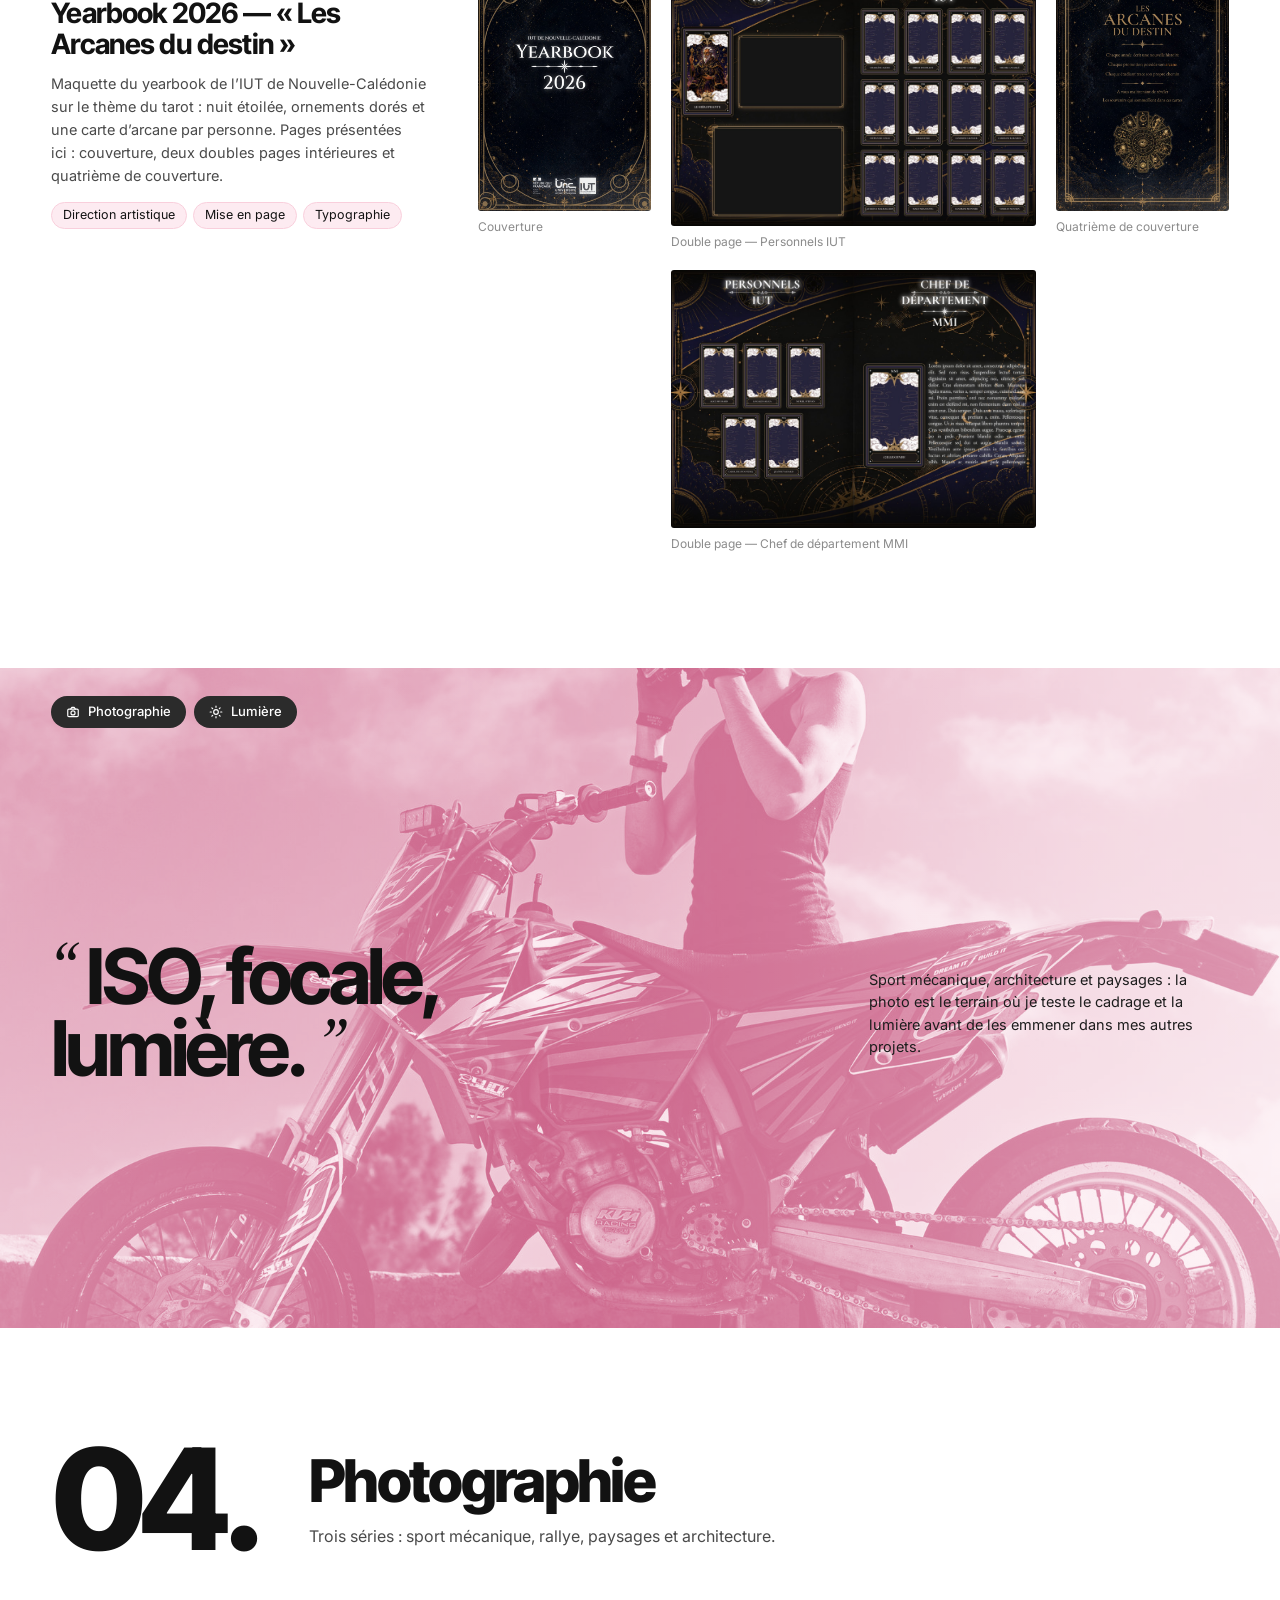
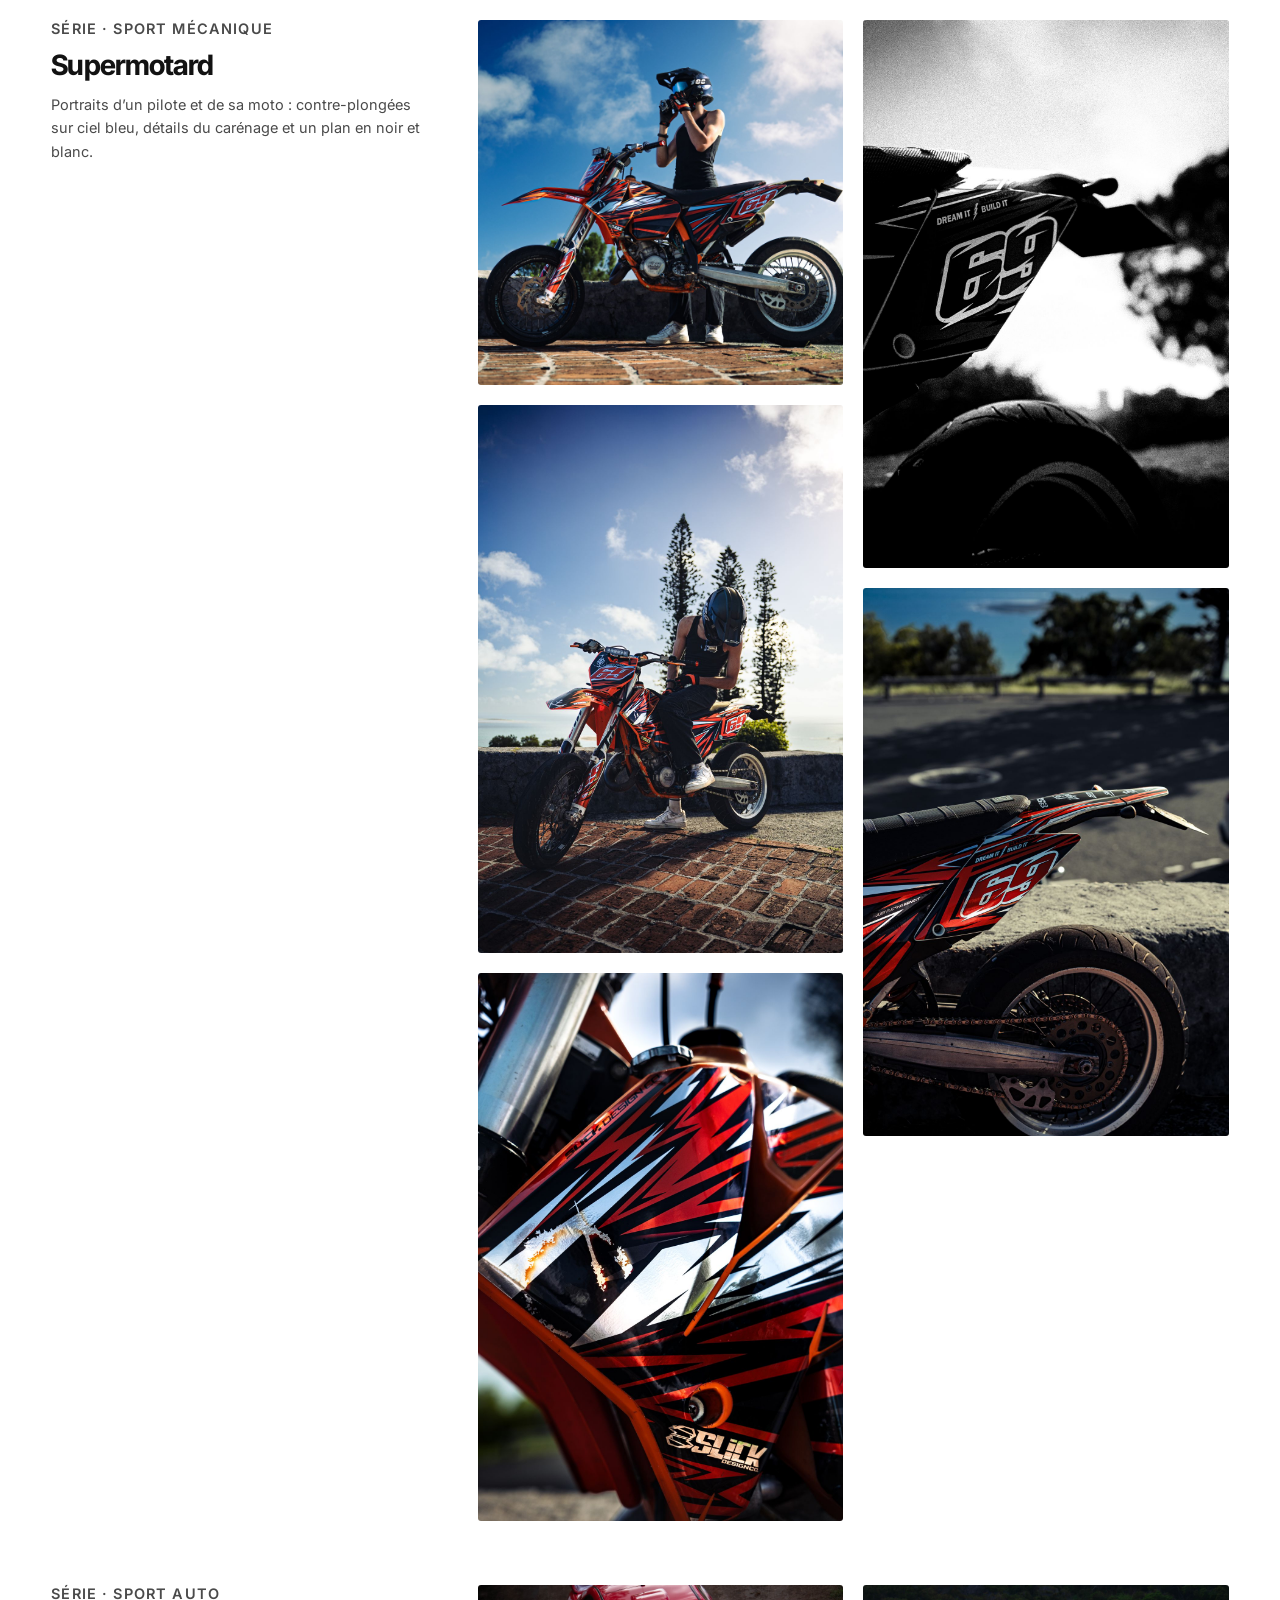
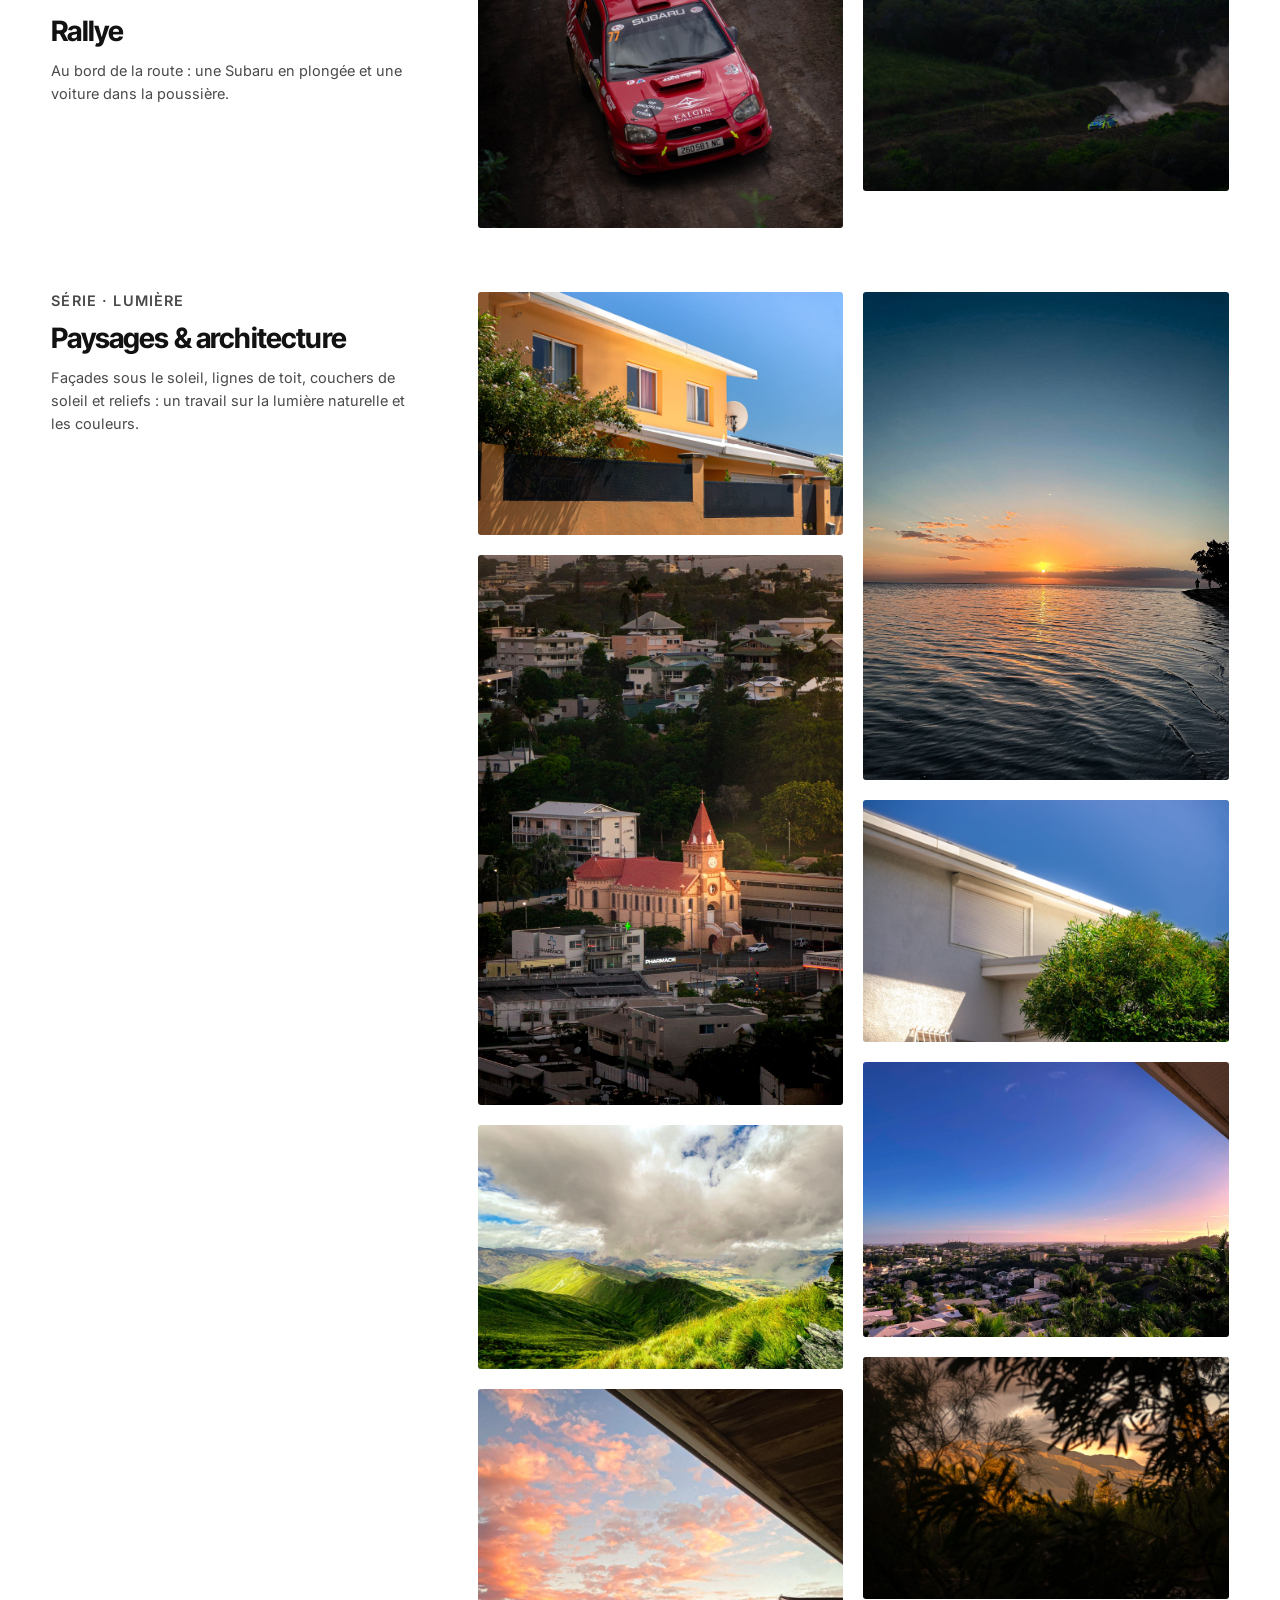
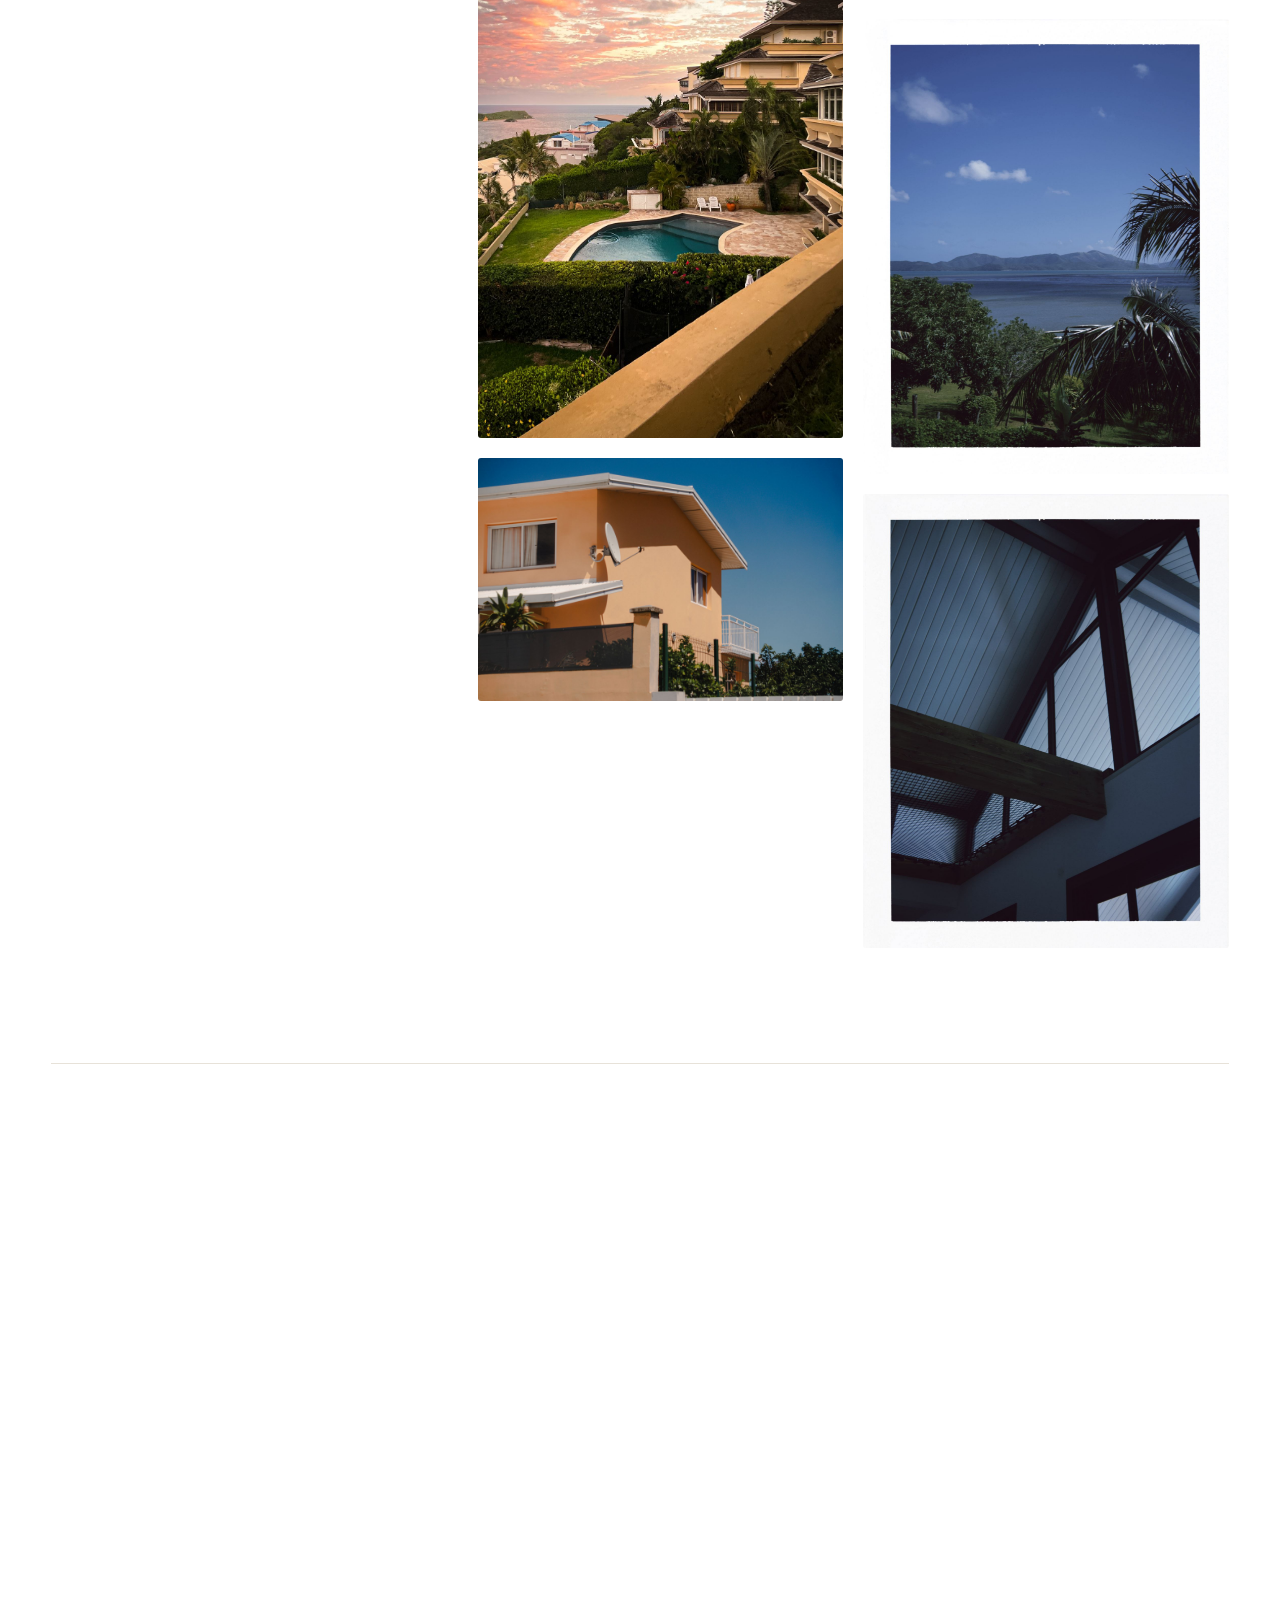
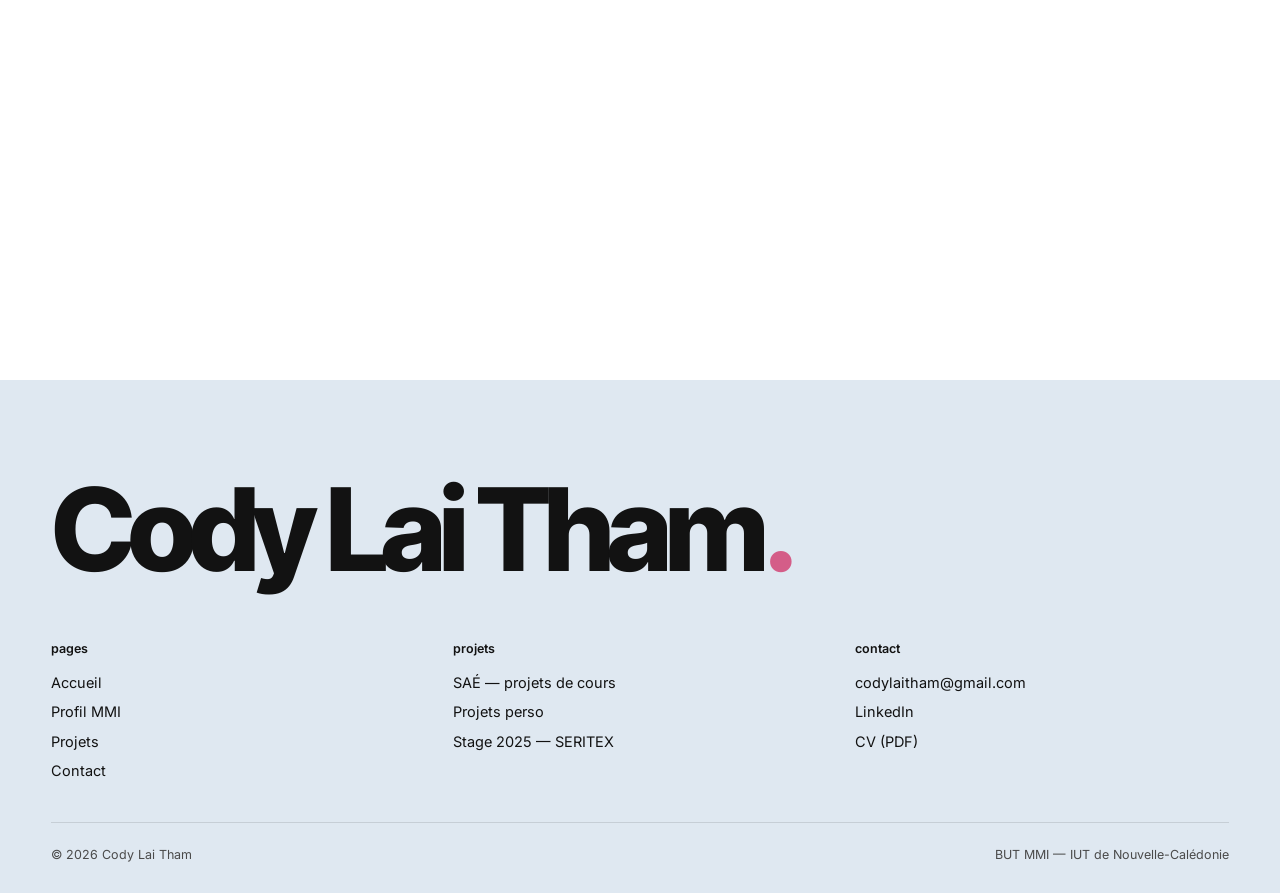
<file: perso.html>
<!DOCTYPE html>
<html lang="fr">
<head>
  <meta charset="utf-8">
  <meta name="viewport" content="width=device-width, initial-scale=1">
  <title>Projets perso — Cody Lai Tham</title>
  <meta name="description" content="Projets personnels de Cody Lai Tham : affiches, identités visuelles, édition, photographie et audiovisuel.">
  <link rel="preconnect" href="https://fonts.googleapis.com">
  <link rel="preconnect" href="https://fonts.gstatic.com" crossorigin>
  <link href="https://fonts.googleapis.com/css2?family=Inter+Tight:wght@400;500;600;700;800&family=Inter:wght@400;500;600&family=Instrument+Serif:ital@0;1&display=swap" rel="stylesheet">
  <link rel="stylesheet" href="css/style.css">
  <script src="js/main.js" defer></script>
</head>
<body>
  <a class="skip" href="#main">Aller au contenu</a>

  <svg class="svg-defs" aria-hidden="true" focusable="false">
    <filter id="duo-pink" color-interpolation-filters="sRGB"><feColorMatrix type="matrix" values=".2126 .7152 .0722 0 0 .2126 .7152 .0722 0 0 .2126 .7152 .0722 0 0 0 0 0 1 0"/><feComponentTransfer><feFuncR type="table" tableValues=".80 .99"/><feFuncG type="table" tableValues=".39 .93"/><feFuncB type="table" tableValues=".54 .95"/></feComponentTransfer></filter>
    <filter id="duo-mint" color-interpolation-filters="sRGB"><feColorMatrix type="matrix" values=".2126 .7152 .0722 0 0 .2126 .7152 .0722 0 0 .2126 .7152 .0722 0 0 0 0 0 1 0"/><feComponentTransfer><feFuncR type="table" tableValues=".33 .91"/><feFuncG type="table" tableValues=".63 .97"/><feFuncB type="table" tableValues=".55 .94"/></feComponentTransfer></filter>
  </svg>

  <header class="site-header">
    <div class="wrap">
      <a class="brand" href="index.html">Cody Lai Tham<span>.</span></a>
      <nav class="nav" aria-label="Navigation principale">
        <a class="pill" href="index.html"><svg class="ico" viewBox="0 0 24 24" aria-hidden="true"><path d="M3 11l9-7 9 7"/><path d="M5 10v10h14V10"/></svg>Accueil</a>
        <a class="pill" href="profil.html"><svg class="ico" viewBox="0 0 24 24" aria-hidden="true"><circle cx="12" cy="8" r="4"/><path d="M4 21c0-4.4 3.6-8 8-8s8 3.6 8 8"/></svg>Profil MMI</a>
        <a class="pill is-active" href="projets.html"><svg class="ico" viewBox="0 0 24 24" aria-hidden="true"><rect x="3" y="3" width="7" height="7" rx="1"/><rect x="14" y="3" width="7" height="7" rx="1"/><rect x="3" y="14" width="7" height="7" rx="1"/><rect x="14" y="14" width="7" height="7" rx="1"/></svg>Projets</a>
        <a class="pill" href="contact.html"><svg class="ico" viewBox="0 0 24 24" aria-hidden="true"><rect x="3" y="5" width="18" height="14" rx="2"/><path d="M3 7l9 6 9-6"/></svg>Contact</a>
      </nav>
    </div>
  </header>

  <main id="main">
    <section class="hero wrap">
      <div class="hero__title reveal">
        <h1 class="mega">Perso<span class="dot">.</span></h1>
        <div class="hero__meta">
          <p>Graphisme · Photographie · Audiovisuel</p>
          <strong>Hors cours</strong>
        </div>
      </div>
      <nav class="switch reveal" aria-label="Type de projets">
        <a href="sae.html"><span class="swatch" style="background: var(--mint)"></span>SAÉ — cours</a>
        <a href="perso.html" aria-current="page"><span class="swatch" style="background: var(--pink)"></span>Projets perso</a>
      </nav>
      <p class="lead hero__intro reveal">Ce que je crée par moi-même, pour m’entraîner, tester des styles et développer mon œil. Cliquez sur une image pour l’agrandir.</p>
    </section>

    <nav class="subnav subnav--pink" aria-label="Aller à une catégorie">
      <div class="wrap">
        <a href="#affiches">01 — Affiches</a>
        <a href="#identites">02 — Identités visuelles</a>
        <a href="#edition">03 — Édition</a>
        <a href="#photo">04 — Photographie</a>
        <a href="#video">05 — Audiovisuel</a>
      </div>
    </nav>

    <div class="wrap">

      <!-- ============ 01 Affiches ============ -->
      <section class="perso-block" id="affiches" aria-labelledby="t-affiches">
        <div class="section-head reveal">
          <p class="num" aria-hidden="true">01.</p>
          <div class="section-head__text">
            <h2 class="h2" id="t-affiches">Affiches</h2>
            <p>Portraits d’artistes, sport automobile et publicité produit&nbsp;: typographie expressive et compositions fortes.</p>
          </div>
        </div>

        <div class="project">
          <div class="project__info reveal">
            <p class="kicker">Série · Musique</p>
            <h3 class="h3">Portraits d’artistes</h3>
            <p>Trois affiches autour d’artistes rap&nbsp;: un titre typographique massif, un portrait détouré et une citation en pied de page.</p>
            <ul class="tags tags--pink"><li>Typographie</li><li>Portrait</li><li>Composition</li></ul>
          </div>
          <div class="gallery gallery--3 reveal">
            <figure class="shot shot--poster"><button type="button" data-full="img/affiche-arma-jackson.jpg" data-group="artistes"><img src="img/affiche-arma-jackson.jpg" alt="Affiche Arma Jackson : portrait sur fond de motifs noir et crème" loading="lazy"></button><figcaption>Arma Jackson</figcaption></figure>
            <figure class="shot shot--poster"><button type="button" data-full="img/affiche-guy2bezbar.jpg" data-group="artistes"><img src="img/affiche-guy2bezbar.jpg" alt="Affiche Guy2Bezbar : portrait sur fond orange" loading="lazy"></button><figcaption>Guy2Bezbar</figcaption></figure>
            <figure class="shot shot--poster"><button type="button" data-full="img/affiche-houdi.jpg" data-group="artistes"><img src="img/affiche-houdi.jpg" alt="Affiche Houdi : artiste au micro, titre géant rose" loading="lazy"></button><figcaption>Houdi</figcaption></figure>
          </div>
        </div>

        <div class="project">
          <div class="project__info reveal">
            <p class="kicker">Série · Déclinaisons</p>
            <h3 class="h3">JOLAGREEN23 — Coming soon</h3>
            <p>Une affiche d’annonce déclinée en plusieurs couleurs, et un visuel alternatif en vert.</p>
            <ul class="tags tags--pink"><li>Déclinaison</li><li>Mise en page</li><li>Couleur</li></ul>
          </div>
          <div class="gallery gallery--4 reveal">
            <figure class="shot shot--poster"><button type="button" data-full="img/jola-bw.jpg" data-group="jola"><img src="img/jola-bw.jpg" alt="Affiche JOLAGREEN23 Coming soon, version noir et blanc" loading="lazy"></button><figcaption>Noir &amp; blanc</figcaption></figure>
            <figure class="shot shot--poster"><button type="button" data-full="img/jola-green.jpg" data-group="jola"><img src="img/jola-green.jpg" alt="Affiche JOLAGREEN23 Coming soon, version verte" loading="lazy"></button><figcaption>Vert</figcaption></figure>
            <figure class="shot shot--poster"><button type="button" data-full="img/jola-red.jpg" data-group="jola"><img src="img/jola-red.jpg" alt="Affiche JOLAGREEN23 Coming soon, version rouge" loading="lazy"></button><figcaption>Rouge</figcaption></figure>
            <figure class="shot shot--poster"><button type="button" data-full="img/jola-green2.jpg" data-group="jola"><img src="img/jola-green2.jpg" alt="Visuel JOLAGREEN23, portrait main sur le visage, dominante verte" loading="lazy"></button><figcaption>Visuel alternatif</figcaption></figure>
          </div>
        </div>

        <div class="project">
          <div class="project__info reveal">
            <p class="kicker">Auto · Produit</p>
            <h3 class="h3">Porsche 718 &amp; Fixion</h3>
            <p>Une affiche automobile pour la Porsche 718 Cayman GT4 RS, et une publicité produit pour un ruban adhésif&nbsp;: «&nbsp;Compact. Solide. Nomade.&nbsp;»</p>
            <ul class="tags tags--pink"><li>Composition</li><li>Publicité</li></ul>
          </div>
          <div class="gallery gallery--2 reveal">
            <figure class="shot shot--poster"><button type="button" data-full="img/affiche-718.jpg" data-group="auto"><img src="img/affiche-718.jpg" alt="Affiche Porsche 718 GT4 RS, voiture grise sur bande diagonale" loading="lazy"></button><figcaption>Porsche 718 GT4 RS</figcaption></figure>
            <figure class="shot shot--poster"><button type="button" data-full="img/affiche-fixion.jpg" data-group="auto"><img src="img/affiche-fixion.jpg" alt="Affiche Fixion : Compact, solide, nomade, dévidoir de ruban adhésif sur fond bleu" loading="lazy"></button><figcaption>Fixion — ruban adhésif</figcaption></figure>
          </div>
        </div>
      </section>

      <!-- ============ 02 Identités ============ -->
      <section class="perso-block" id="identites" aria-labelledby="t-identites">
        <div class="section-head reveal">
          <p class="num" aria-hidden="true">02.</p>
          <div class="section-head__text">
            <h2 class="h2" id="t-identites">Identités visuelles</h2>
            <p>Logos et déclinaisons sur plusieurs supports, du format réseau social au kakémono.</p>
          </div>
        </div>

        <div class="project">
          <div class="project__info reveal">
            <p class="kicker">Identité · Déclinaisons</p>
            <h3 class="h3">Golden Wheel Racing School</h3>
            <p>Une identité pour une école de pilotage, portée par l’accroche «&nbsp;Coach me if you can&nbsp;»&nbsp;: bannière, post Instagram, affiche A4 et kakémono.</p>
            <ul class="tags tags--pink"><li>Bannière</li><li>Instagram</li><li>Print A4</li><li>Kakémono</li></ul>
          </div>
          <div class="gallery gallery--4 reveal">
            <figure class="shot shot--span2" style="grid-column: 1 / -1"><button type="button" data-full="img/gw-banner.jpg" data-group="gw"><img src="img/gw-banner.jpg" alt="Bannière Golden Wheel Racing School" loading="lazy"></button><figcaption>Bannière</figcaption></figure>
            <figure class="shot shot--span2"><button type="button" data-full="img/gw-ig.jpg" data-group="gw"><img src="img/gw-ig.jpg" alt="Post Instagram Golden Wheel" loading="lazy"></button><figcaption>Post Instagram</figcaption></figure>
            <figure class="shot"><button type="button" data-full="img/gw-a4.jpg" data-group="gw"><img src="img/gw-a4.jpg" alt="Affiche A4 Golden Wheel" loading="lazy"></button><figcaption>Affiche A4</figcaption></figure>
            <figure class="shot"><button type="button" data-full="img/gw-kakemono.jpg" data-group="gw"><img src="img/gw-kakemono.jpg" alt="Kakémono Golden Wheel" loading="lazy" style="aspect-ratio: 1 / 1.414; object-fit: cover; object-position: top"></button><figcaption>Kakémono</figcaption></figure>
          </div>
        </div>

        <div class="project">
          <div class="project__info reveal">
            <p class="kicker">Logotype</p>
            <h3 class="h3">Authentik</h3>
            <p>Création d’un logotype&nbsp;: recherche du monogramme «&nbsp;A&nbsp;» puis version complète avec le nom.</p>
            <ul class="tags tags--pink"><li>Logotype</li><li>Monogramme</li></ul>
          </div>
          <div class="gallery gallery--3 reveal">
            <figure class="shot shot--logo"><button type="button" data-full="img/authentik-logo.jpg" data-group="authentik"><img src="img/authentik-logo.jpg" alt="Logo Authentik, version complète" loading="lazy"></button><figcaption>Version complète</figcaption></figure>
            <figure class="shot shot--logo"><button type="button" data-full="img/authentik-v1.jpg" data-group="authentik"><img src="img/authentik-v1.jpg" alt="Monogramme Authentik, piste 1" loading="lazy"></button><figcaption>Monogramme — piste 1</figcaption></figure>
            <figure class="shot shot--logo"><button type="button" data-full="img/authentik-v2.jpg" data-group="authentik"><img src="img/authentik-v2.jpg" alt="Monogramme Authentik, piste 2" loading="lazy"></button><figcaption>Monogramme — piste 2</figcaption></figure>
          </div>
        </div>

        <div class="project">
          <div class="project__info reveal">
            <p class="kicker">Charte · Événement</p>
            <h3 class="h3">Aura — concours d’éloquence</h3>
            <p>Planche de présentation d’une identité pour un concours d’éloquence&nbsp;: chevalet, brandboard, goodies, affiche, t-shirts, invitation et carte de remerciements.</p>
            <ul class="tags tags--pink"><li>Brandboard</li><li>Goodies</li><li>Print</li></ul>
          </div>
          <div class="reveal">
            <figure class="shot"><button type="button" data-full="img/planche-aura.jpg"><img src="img/planche-aura.jpg" alt="Planche de présentation de l’identité Aura, concours d’éloquence" loading="lazy"></button><figcaption>Planche de présentation</figcaption></figure>
          </div>
        </div>
      </section>

      <!-- ============ 03 Édition ============ -->
      <section class="perso-block" id="edition" aria-labelledby="t-edition">
        <div class="section-head reveal">
          <p class="num" aria-hidden="true">03.</p>
          <div class="section-head__text">
            <h2 class="h2" id="t-edition">Édition</h2>
            <p>Mise en page d’un document de plusieurs dizaines de pages, autour d’un thème fort.</p>
          </div>
        </div>

        <div class="project">
          <div class="project__info reveal">
            <p class="kicker">Yearbook · 28 pages</p>
            <h3 class="h3">Yearbook 2026 — « Les Arcanes du destin »</h3>
            <p>Maquette du yearbook de l’IUT de Nouvelle-Calédonie sur le thème du tarot&nbsp;: nuit étoilée, ornements dorés et une carte d’arcane par personne. Pages présentées ici&nbsp;: couverture, deux doubles pages intérieures et quatrième de couverture.</p>
            <ul class="tags tags--pink"><li>Direction artistique</li><li>Mise en page</li><li>Typographie</li></ul>
          </div>
          <div class="gallery gallery--4 reveal">
            <figure class="shot"><button type="button" data-full="img/yearbook-cover.jpg" data-group="yearbook"><img src="img/yearbook-cover.jpg" alt="Couverture du Yearbook 2026 de l’IUT de Nouvelle-Calédonie" loading="lazy"></button><figcaption>Couverture</figcaption></figure>
            <figure class="shot shot--span2"><button type="button" data-full="img/yearbook-spread-1.jpg" data-group="yearbook"><img src="img/yearbook-spread-1.jpg" alt="Double page Personnels IUT du yearbook" loading="lazy"></button><figcaption>Double page — Personnels IUT</figcaption></figure>
            <figure class="shot"><button type="button" data-full="img/yearbook-back.jpg" data-group="yearbook"><img src="img/yearbook-back.jpg" alt="Quatrième de couverture du yearbook : Les Arcanes du destin" loading="lazy"></button><figcaption>Quatrième de couverture</figcaption></figure>
            <figure class="shot shot--span2" style="grid-column: 2 / span 2"><button type="button" data-full="img/yearbook-spread-2.jpg" data-group="yearbook"><img src="img/yearbook-spread-2.jpg" alt="Double page Personnels IUT et Chef de département MMI du yearbook" loading="lazy"></button><figcaption>Double page — Chef de département MMI</figcaption></figure>
          </div>
        </div>
      </section>
    </div>

    <!-- Bandeau photo -->
    <section class="band" aria-label="Photographie">
      <div class="band__bg"><img class="duo-pink" src="img/photo-02.jpg" alt="" loading="lazy"></div>
      <div class="band__pills">
        <span class="pill"><svg class="ico" viewBox="0 0 24 24" aria-hidden="true"><rect x="3" y="7" width="18" height="13" rx="2"/><path d="M8 7l2-3h4l2 3"/><circle cx="12" cy="13.5" r="3.5"/></svg>Photographie</span>
        <span class="pill"><svg class="ico" viewBox="0 0 24 24" aria-hidden="true"><circle cx="12" cy="12" r="4"/><path d="M12 2v2M12 20v2M2 12h2M20 12h2M4.9 4.9l1.4 1.4M17.7 17.7l1.4 1.4M4.9 19.1l1.4-1.4M17.7 6.3l1.4-1.4"/></svg>Lumière</span>
      </div>
      <div class="wrap band__inner">
        <p class="quote reveal"><span class="q">“</span>&nbsp;ISO, focale, lumière.&nbsp;<span class="q">”</span></p>
        <div class="band__text reveal"><p>Sport mécanique, architecture et paysages&nbsp;: la photo est le terrain où je teste le cadrage et la lumière avant de les emmener dans mes autres projets.</p></div>
      </div>
    </section>

    <div class="wrap">
      <!-- ============ 04 Photo ============ -->
      <section class="perso-block" id="photo" aria-labelledby="t-photo" style="border-top: 0">
        <div class="section-head reveal">
          <p class="num" aria-hidden="true">04.</p>
          <div class="section-head__text">
            <h2 class="h2" id="t-photo">Photographie</h2>
            <p>Trois séries&nbsp;: sport mécanique, rallye, paysages et architecture.</p>
          </div>
        </div>

        <div class="project">
          <div class="project__info reveal">
            <p class="kicker">Série · Sport mécanique</p>
            <h3 class="h3">Supermotard</h3>
            <p>Portraits d’un pilote et de sa moto&nbsp;: contre-plongées sur ciel bleu, détails du carénage et un plan en noir et blanc.</p>
          </div>
          <div class="masonry reveal">
            <figure class="shot"><button type="button" data-full="img/photo-02.jpg" data-group="moto"><img src="img/photo-02.jpg" alt="Pilote casqué debout près de sa moto de supermotard, ciel bleu" loading="lazy"></button></figure>
            <figure class="shot"><button type="button" data-full="img/photo-01.jpg" data-group="moto"><img src="img/photo-01.jpg" alt="Pilote assis sur sa moto, pins en arrière-plan" loading="lazy"></button></figure>
            <figure class="shot"><button type="button" data-full="img/photo-04.jpg" data-group="moto"><img src="img/photo-04.jpg" alt="Détail du carénage rouge et noir de la moto" loading="lazy"></button></figure>
            <figure class="shot"><button type="button" data-full="img/photo-05.jpg" data-group="moto"><img src="img/photo-05.jpg" alt="Silhouette du numéro 69 de la moto en noir et blanc" loading="lazy"></button></figure>
            <figure class="shot"><button type="button" data-full="img/photo-06.jpg" data-group="moto"><img src="img/photo-06.jpg" alt="Roue avant et carénage de la moto au ras du sol" loading="lazy"></button></figure>
          </div>
        </div>

        <div class="project">
          <div class="project__info reveal">
            <p class="kicker">Série · Sport auto</p>
            <h3 class="h3">Rallye</h3>
            <p>Au bord de la route&nbsp;: une Subaru en plongée et une voiture dans la poussière.</p>
          </div>
          <div class="gallery gallery--2 reveal">
            <figure class="shot"><button type="button" data-full="img/rallye-01.jpg" data-group="rallye"><img src="img/rallye-01.jpg" alt="Subaru de rallye rouge en plongée sur une route" loading="lazy"></button></figure>
            <figure class="shot"><button type="button" data-full="img/rallye-02.jpg" data-group="rallye"><img src="img/rallye-02.jpg" alt="Voiture de rallye soulevant de la poussière dans un paysage vert" loading="lazy"></button></figure>
          </div>
        </div>

        <div class="project">
          <div class="project__info reveal">
            <p class="kicker">Série · Lumière</p>
            <h3 class="h3">Paysages &amp; architecture</h3>
            <p>Façades sous le soleil, lignes de toit, couchers de soleil et reliefs&nbsp;: un travail sur la lumière naturelle et les couleurs.</p>
          </div>
          <div class="masonry reveal">
            <figure class="shot"><button type="button" data-full="img/photo-08.jpg" data-group="paysages"><img src="img/photo-08.jpg" alt="Maison orange sous un ciel bleu" loading="lazy"></button></figure>
            <figure class="shot"><button type="button" data-full="img/photo-10.jpg" data-group="paysages"><img src="img/photo-10.jpg" alt="Vue plongeante sur une église et la ville" loading="lazy"></button></figure>
            <figure class="shot"><button type="button" data-full="img/photo-13.jpg" data-group="paysages"><img src="img/photo-13.jpg" alt="Collines verdoyantes sous un ciel nuageux" loading="lazy"></button></figure>
            <figure class="shot"><button type="button" data-full="img/photo-12.jpg" data-group="paysages"><img src="img/photo-12.jpg" alt="Coucher de soleil rose au-dessus d’un immeuble et d’une piscine" loading="lazy"></button></figure>
            <figure class="shot"><button type="button" data-full="img/photo-07.jpg" data-group="paysages"><img src="img/photo-07.jpg" alt="Façade orange et balcon sous le soleil" loading="lazy"></button></figure>
            <figure class="shot"><button type="button" data-full="img/photo-15.jpg" data-group="paysages"><img src="img/photo-15.jpg" alt="Coucher de soleil sur la mer" loading="lazy"></button></figure>
            <figure class="shot"><button type="button" data-full="img/photo-09.jpg" data-group="paysages"><img src="img/photo-09.jpg" alt="Mur blanc et arbre sur ciel bleu" loading="lazy"></button></figure>
            <figure class="shot"><button type="button" data-full="img/photo-14.jpg" data-group="paysages"><img src="img/photo-14.jpg" alt="Ville au crépuscule, ciel dégradé" loading="lazy"></button></figure>
            <figure class="shot"><button type="button" data-full="img/photo-11.jpg" data-group="paysages"><img src="img/photo-11.jpg" alt="Soleil couchant à travers les branches" loading="lazy"></button></figure>
            <figure class="shot"><button type="button" data-full="img/photo-16.jpg" data-group="paysages"><img src="img/photo-16.jpg" alt="Palmiers et baie, cadre blanc" loading="lazy"></button></figure>
            <figure class="shot"><button type="button" data-full="img/photo-17.jpg" data-group="paysages"><img src="img/photo-17.jpg" alt="Lignes d’une charpente en contre-plongée, cadre blanc" loading="lazy"></button></figure>
          </div>
        </div>
      </section>

      <!-- ============ 05 Audiovisuel ============ -->
      <!-- Les vidéos pointent vers le dossier « Projets perso/Audiovisuel » (fichiers trop lourds pour être copiés).
           Pour une mise en ligne : héberge-les sur YouTube / Vimeo et remplace chaque <video> par l'iframe fournie. -->
      <section class="perso-block" id="video" aria-labelledby="t-video">
        <div class="section-head reveal">
          <p class="num" aria-hidden="true">05.</p>
          <div class="section-head__text">
            <h2 class="h2" id="t-video">Audiovisuel</h2>
            <p>Réalisation, cadrage, jeu et montage.</p>
          </div>
        </div>

        <article class="video-card reveal">
          <div class="video-card__frame">
            <video controls preload="none" playsinline poster="img/poster-bref.jpg" src="../Projets%20perso/Audiovisuel/montage%20bref.mp4">Votre navigateur ne peut pas lire cette vidéo.</video>
          </div>
          <div>
            <p class="kicker">Court métrage · 2025 · 2 min 46</p>
            <h3 class="h3">Bref. J’ai pas d’amis</h3>
            <p>Arthur n’a pas d’amis. Il s’en rend compte le jour où il tente d’organiser son anniversaire… seul. Club de lecture, basket, soirée&nbsp;: chaque tentative est un échec. Jusqu’au soir où, seul sur un banc, le nez dans son jeu mobile, il croise un autre joueur.</p>
            <p>Inspiré du style de la série <em>Bref</em>&nbsp;: rythme rapide, voix off drôle et directe, scènes courtes et une touche d’émotion, pour parler de la solitude.</p>
            <p class="credits">Réalisation &amp; rôle principal&nbsp;: Cody Lai Tham — avec l’équipe B (BUT MMI 1re année). Scénario, découpage technique et feuille de service réalisés en amont du tournage.</p>
            <ul class="tags tags--pink"><li>Réalisation</li><li>Jeu</li><li>Scénario</li><li>Découpage</li></ul>
          </div>
        </article>

        <article class="video-card reveal">
          <div class="video-card__frame">
            <video controls preload="none" playsinline poster="img/poster-a-tort.jpg" src="../Projets%20perso/Audiovisuel/FINAL%20A%20TORT.mp4">Votre navigateur ne peut pas lire cette vidéo.</video>
          </div>
          <div>
            <p class="kicker">Court métrage · 5 min</p>
            <h3 class="h3">À tort</h3>
            <p>Un court métrage de fiction de cinq minutes, tourné entre intérieurs et extérieurs, qui joue sur la lumière naturelle et les plans de détail.</p>
          </div>
        </article>

        <article class="video-card reveal">
          <div class="video-card__frame">
            <video controls preload="none" playsinline poster="img/poster-lettre.jpg" src="../Projets%20perso/Audiovisuel/UNE%20LETTRE%20MYSTERIEUSE.mp4">Votre navigateur ne peut pas lire cette vidéo.</video>
          </div>
          <div>
            <p class="kicker">Court métrage · 1 min 43</p>
            <h3 class="h3">Une lettre mystérieuse</h3>
            <p>Un format court de fiction tourné sur le campus de l’IUT, autour d’une mystérieuse lettre.</p>
          </div>
        </article>

        <article class="video-card reveal">
          <div class="video-card__frame">
            <video controls preload="none" playsinline poster="img/poster-vyns.jpg" src="../Projets%20perso/Audiovisuel/Vyns%20Seconde%20Chance.mp4">Votre navigateur ne peut pas lire cette vidéo.</video>
          </div>
          <div>
            <p class="kicker">Vidéo · 2 min 15</p>
            <h3 class="h3">Vyns — Seconde Chance</h3>
            <p>Tournée dans une salle de cinéma, entre sièges rouges, contre-jours et pénombre&nbsp;: une vidéo qui mise sur l’éclairage et l’ambiance.</p>
          </div>
        </article>
      </section>

      <div class="aside-note reveal" style="margin-bottom: clamp(64px, 9vw, 120px)">
        <p><strong>Envie de voir mes projets de cours&nbsp;?</strong> Les SAÉ sont présentées sur une page à part.</p>
        <div class="contact-actions" style="margin: 0">
          <a class="pill pill--mint" href="sae.html">SAÉ — cours <svg class="ico" viewBox="0 0 24 24" aria-hidden="true"><path d="M5 12h14M13 6l6 6-6 6"/></svg></a>
          <a class="pill" href="contact.html">Me contacter</a>
        </div>
      </div>
    </div>
  </main>

  <footer class="site-footer">
    <div class="wrap">
      <p class="footer__big">Cody Lai Tham<span>.</span></p>
      <div class="footer__cols">
        <div>
          <p class="label">pages</p>
          <ul>
            <li><a href="index.html">Accueil</a></li>
            <li><a href="profil.html">Profil MMI</a></li>
            <li><a href="projets.html">Projets</a></li>
            <li><a href="contact.html">Contact</a></li>
          </ul>
        </div>
        <div>
          <p class="label">projets</p>
          <ul>
            <li><a href="sae.html">SAÉ — projets de cours</a></li>
            <li><a href="perso.html">Projets perso</a></li>
            <li><a href="profil.html#stage">Stage 2025 — SERITEX</a></li>
          </ul>
        </div>
        <div>
          <p class="label">contact</p>
          <ul>
            <li><a href="mailto:codylaitham@gmail.com">codylaitham@gmail.com</a></li>
            <li><a href="https://www.linkedin.com/in/cody-lai-tham-829333267/" target="_blank" rel="noopener">LinkedIn</a></li>
            <li><a href="docs/CV-Cody-Lai-Tham.pdf" target="_blank" rel="noopener">CV (PDF)</a></li>
          </ul>
        </div>
      </div>
      <p class="footer__legal"><span>© <span data-year>2026</span> Cody Lai Tham</span><span>BUT MMI — IUT de Nouvelle-Calédonie</span></p>
    </div>
  </footer>
</body>
</html>
</file>
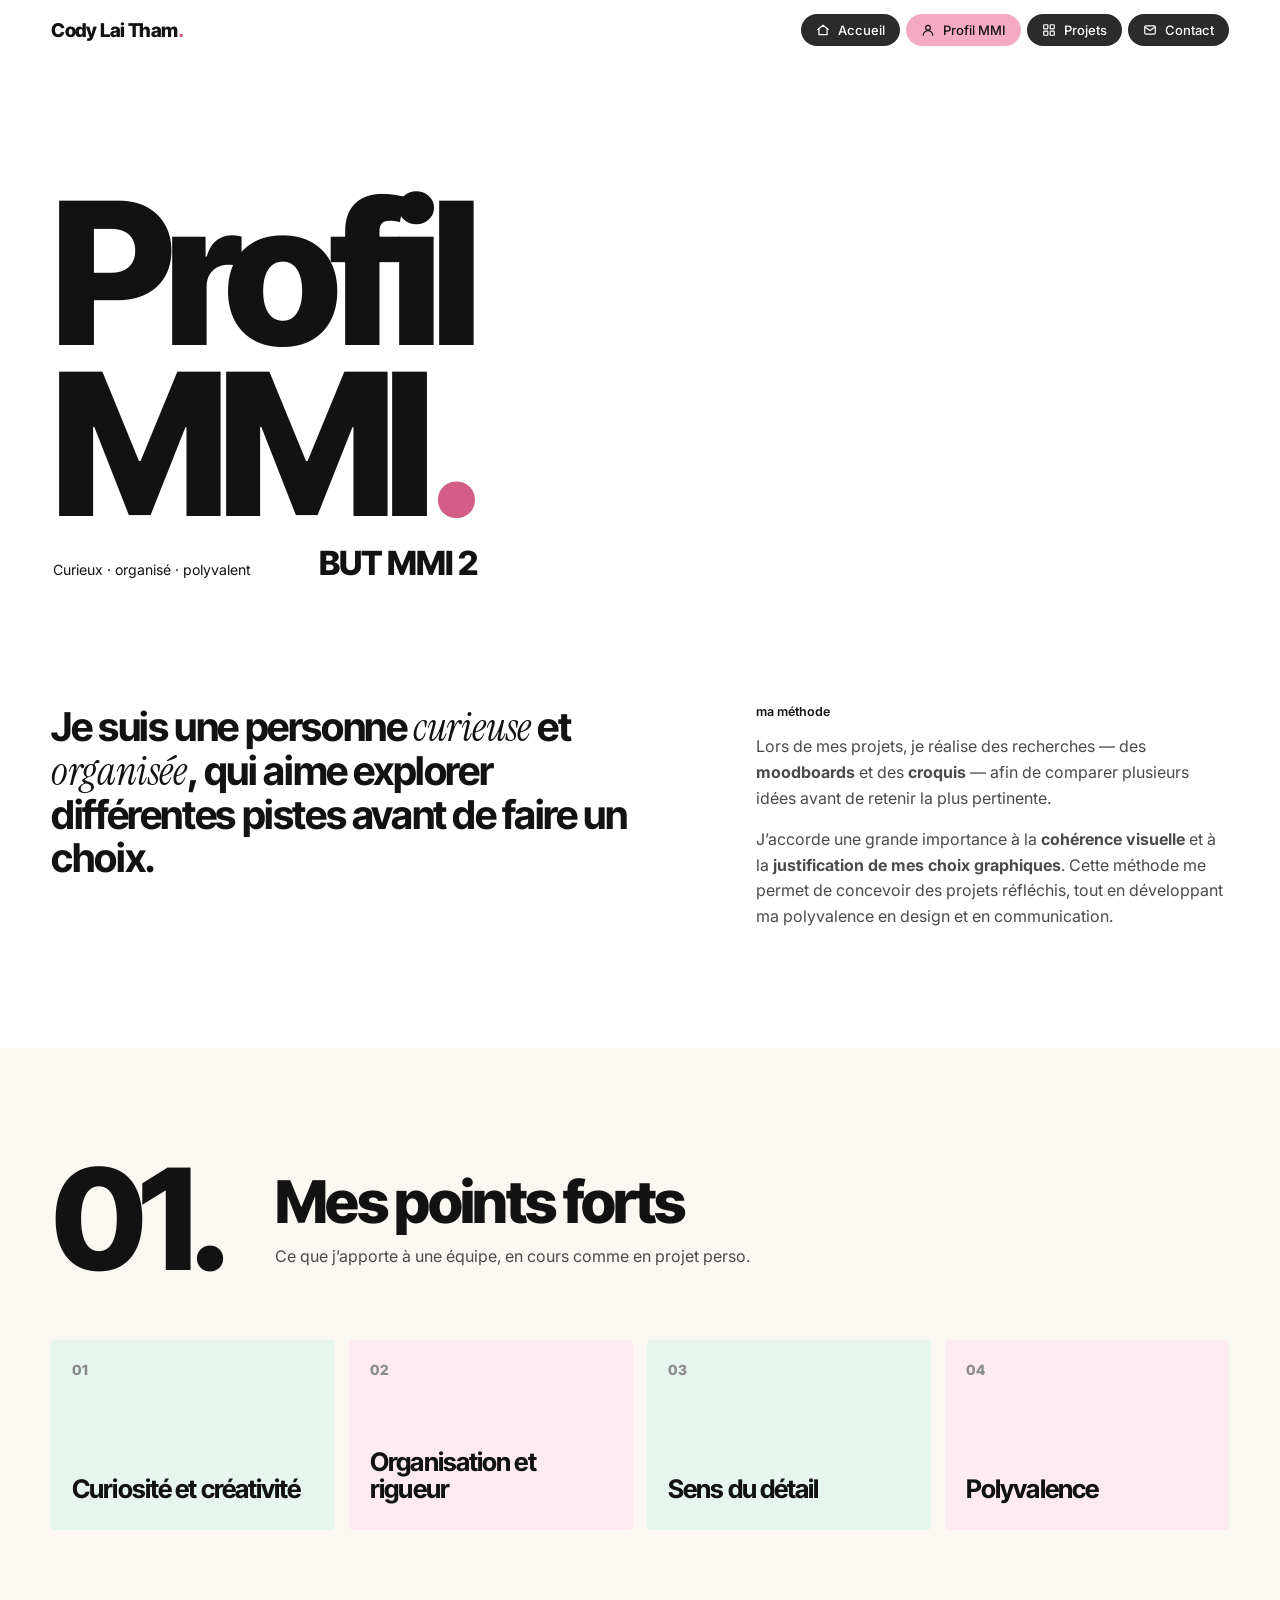
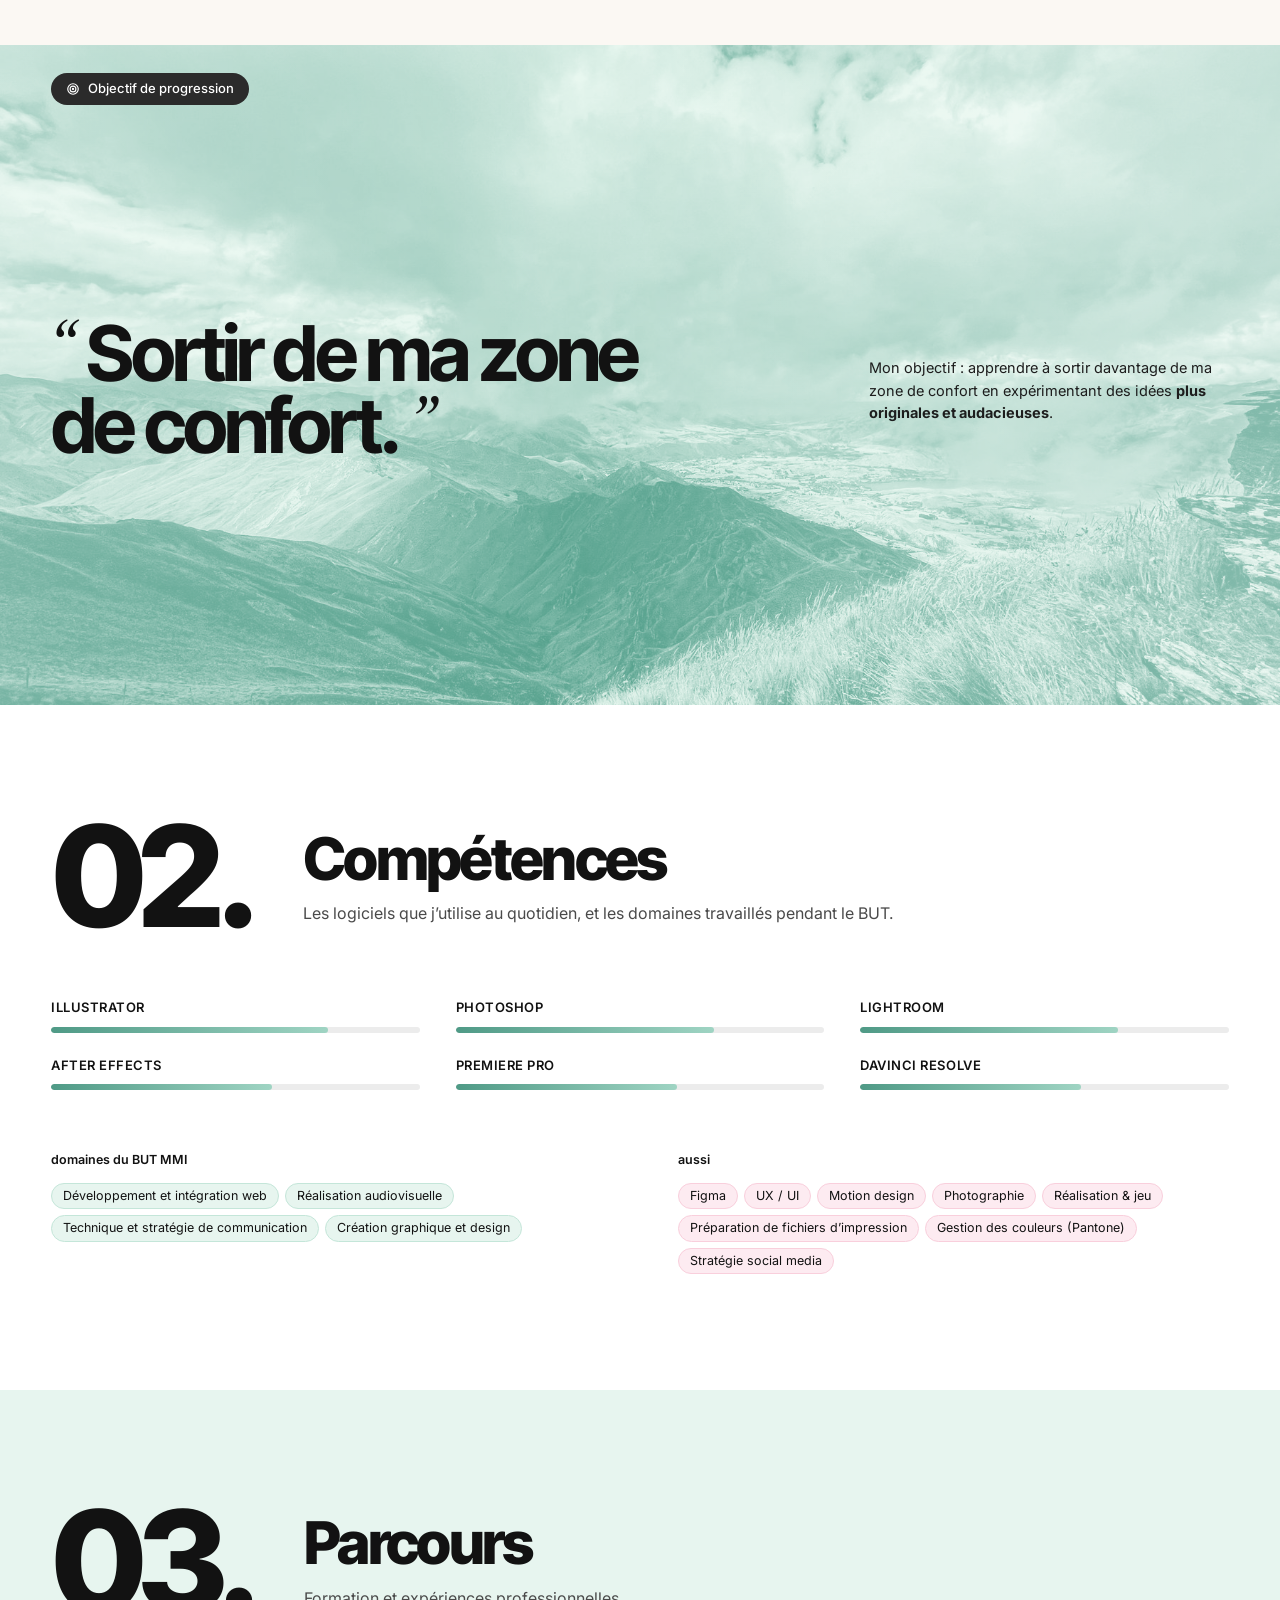
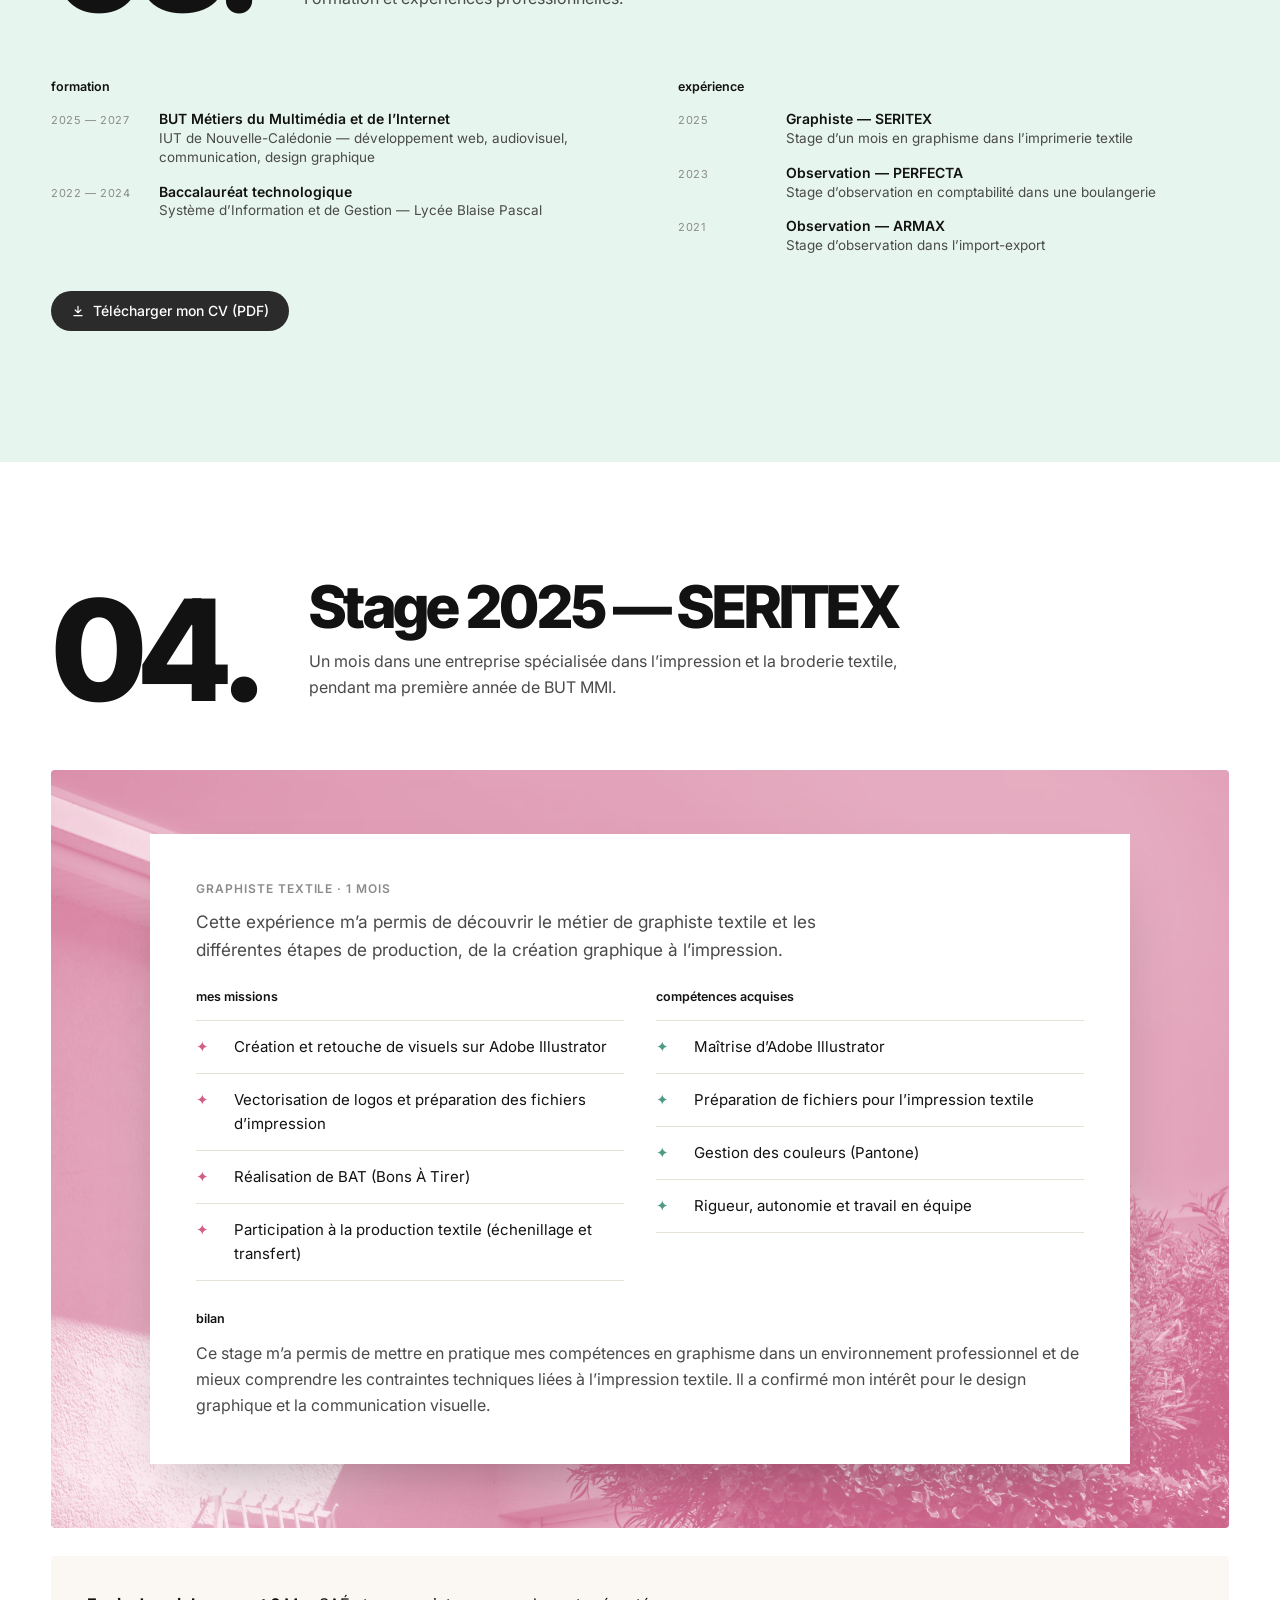
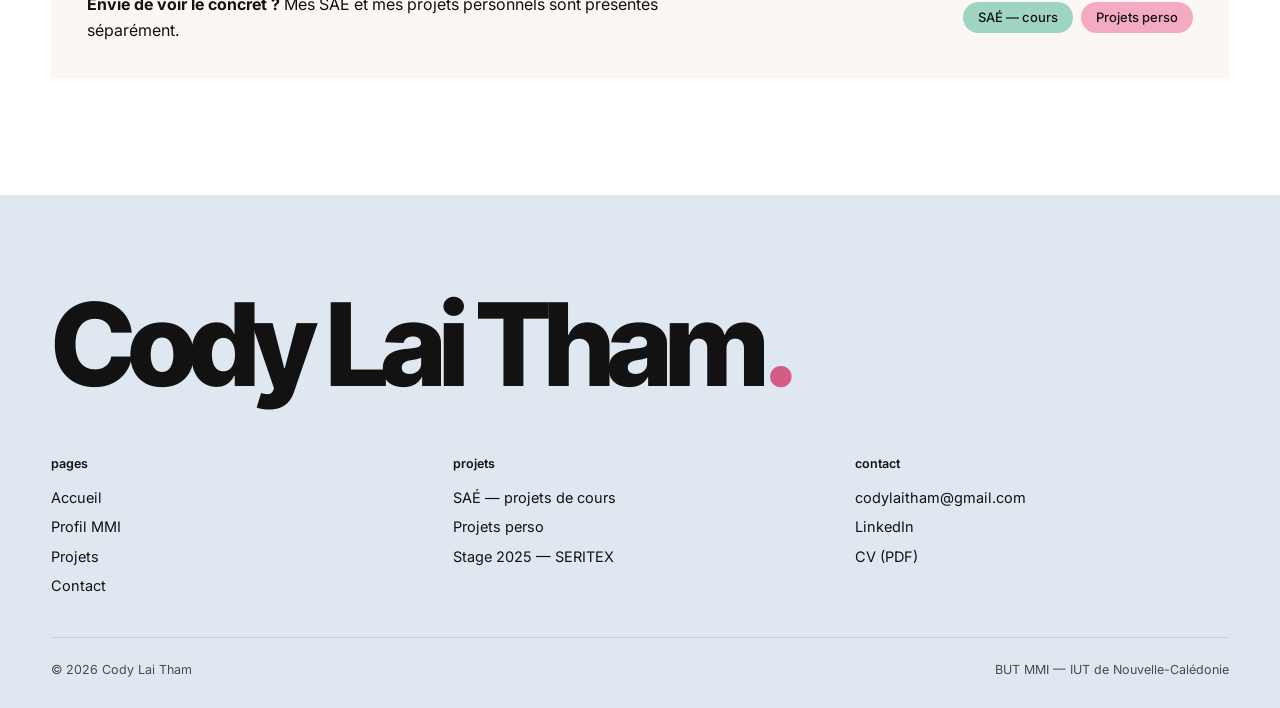
<file: profil.html>
<!DOCTYPE html>
<html lang="fr">
<head>
  <meta charset="utf-8">
  <meta name="viewport" content="width=device-width, initial-scale=1">
  <title>Profil MMI — Cody Lai Tham</title>
  <meta name="description" content="Profil MMI de Cody Lai Tham : méthode de travail, points forts, compétences, parcours et stage 2025 chez SERITEX.">
  <link rel="preconnect" href="https://fonts.googleapis.com">
  <link rel="preconnect" href="https://fonts.gstatic.com" crossorigin>
  <link href="https://fonts.googleapis.com/css2?family=Inter+Tight:wght@400;500;600;700;800&family=Inter:wght@400;500;600&family=Instrument+Serif:ital@0;1&display=swap" rel="stylesheet">
  <link rel="stylesheet" href="css/style.css">
  <script src="js/main.js" defer></script>
</head>
<body>
  <a class="skip" href="#main">Aller au contenu</a>

  <svg class="svg-defs" aria-hidden="true" focusable="false">
    <filter id="duo-pink" color-interpolation-filters="sRGB"><feColorMatrix type="matrix" values=".2126 .7152 .0722 0 0 .2126 .7152 .0722 0 0 .2126 .7152 .0722 0 0 0 0 0 1 0"/><feComponentTransfer><feFuncR type="table" tableValues=".80 .99"/><feFuncG type="table" tableValues=".39 .93"/><feFuncB type="table" tableValues=".54 .95"/></feComponentTransfer></filter>
    <filter id="duo-mint" color-interpolation-filters="sRGB"><feColorMatrix type="matrix" values=".2126 .7152 .0722 0 0 .2126 .7152 .0722 0 0 .2126 .7152 .0722 0 0 0 0 0 1 0"/><feComponentTransfer><feFuncR type="table" tableValues=".33 .91"/><feFuncG type="table" tableValues=".63 .97"/><feFuncB type="table" tableValues=".55 .94"/></feComponentTransfer></filter>
  </svg>

  <header class="site-header">
    <div class="wrap">
      <a class="brand" href="index.html">Cody Lai Tham<span>.</span></a>
      <nav class="nav" aria-label="Navigation principale">
        <a class="pill" href="index.html"><svg class="ico" viewBox="0 0 24 24" aria-hidden="true"><path d="M3 11l9-7 9 7"/><path d="M5 10v10h14V10"/></svg>Accueil</a>
        <a class="pill is-active" href="profil.html" aria-current="page"><svg class="ico" viewBox="0 0 24 24" aria-hidden="true"><circle cx="12" cy="8" r="4"/><path d="M4 21c0-4.4 3.6-8 8-8s8 3.6 8 8"/></svg>Profil MMI</a>
        <a class="pill" href="projets.html"><svg class="ico" viewBox="0 0 24 24" aria-hidden="true"><rect x="3" y="3" width="7" height="7" rx="1"/><rect x="14" y="3" width="7" height="7" rx="1"/><rect x="3" y="14" width="7" height="7" rx="1"/><rect x="14" y="14" width="7" height="7" rx="1"/></svg>Projets</a>
        <a class="pill" href="contact.html"><svg class="ico" viewBox="0 0 24 24" aria-hidden="true"><rect x="3" y="5" width="18" height="14" rx="2"/><path d="M3 7l9 6 9-6"/></svg>Contact</a>
      </nav>
    </div>
  </header>

  <main id="main">
    <section class="hero wrap">
      <div class="hero__title reveal">
        <h1 class="mega">Profil<br>MMI<span class="dot">.</span></h1>
        <div class="hero__meta">
          <p>Curieux · organisé · polyvalent</p>
          <strong>BUT MMI 2</strong>
        </div>
      </div>
    </section>

    <!-- Qui je suis -->
    <section class="wrap intro-grid" aria-label="Qui je suis">
      <p class="statement reveal">Je suis une personne <em>curieuse</em> et <em>organisée</em>, qui aime explorer différentes pistes avant de faire un choix.</p>
      <div class="reveal">
        <p class="label">ma méthode</p>
        <p class="muted">Lors de mes projets, je réalise des recherches — des <strong>moodboards</strong> et des <strong>croquis</strong> — afin de comparer plusieurs idées avant de retenir la plus pertinente.</p>
        <p class="muted">J’accorde une grande importance à la <strong>cohérence visuelle</strong> et à la <strong>justification de mes choix graphiques</strong>. Cette méthode me permet de concevoir des projets réfléchis, tout en développant ma polyvalence en design et en communication.</p>
      </div>
    </section>

    <!-- Points forts -->
    <section class="section section--paper" aria-labelledby="t-forts">
      <div class="wrap">
        <div class="section-head reveal">
          <p class="num" aria-hidden="true">01.</p>
          <div class="section-head__text">
            <h2 class="h2" id="t-forts">Mes points forts</h2>
            <p>Ce que j’apporte à une équipe, en cours comme en projet perso.</p>
          </div>
        </div>
        <div class="strengths">
          <div class="strength reveal"><b>01</b><p>Curiosité et créativité</p></div>
          <div class="strength reveal"><b>02</b><p>Organisation et rigueur</p></div>
          <div class="strength reveal"><b>03</b><p>Sens du détail</p></div>
          <div class="strength reveal"><b>04</b><p>Polyvalence</p></div>
        </div>
      </div>
    </section>

    <!-- Objectif -->
    <section class="band" aria-label="Mon objectif de progression">
      <div class="band__bg"><img class="duo-mint" src="img/photo-13.jpg" alt="" loading="lazy"></div>
      <div class="band__pills">
        <span class="pill"><svg class="ico" viewBox="0 0 24 24" aria-hidden="true"><circle cx="12" cy="12" r="9"/><circle cx="12" cy="12" r="5"/><circle cx="12" cy="12" r="1"/></svg>Objectif de progression</span>
      </div>
      <div class="wrap band__inner">
        <p class="quote reveal"><span class="q">“</span>&nbsp;Sortir de ma zone de confort.&nbsp;<span class="q">”</span></p>
        <div class="band__text reveal">
          <p>Mon objectif&nbsp;: apprendre à sortir davantage de ma zone de confort en expérimentant des idées <strong>plus originales et audacieuses</strong>.</p>
        </div>
      </div>
    </section>

    <!-- Compétences -->
    <section class="section" aria-labelledby="t-comp">
      <div class="wrap">
        <div class="section-head reveal">
          <p class="num" aria-hidden="true">02.</p>
          <div class="section-head__text">
            <h2 class="h2" id="t-comp">Compétences</h2>
            <p>Les logiciels que j’utilise au quotidien, et les domaines travaillés pendant le BUT.</p>
          </div>
        </div>

        <div class="skills reveal">
          <div class="skill"><div class="skill__top">Illustrator</div><div class="skill__bar"><i style="--v: 75%"></i></div></div>
          <div class="skill"><div class="skill__top">Photoshop</div><div class="skill__bar"><i style="--v: 70%"></i></div></div>
          <div class="skill"><div class="skill__top">Lightroom</div><div class="skill__bar"><i style="--v: 70%"></i></div></div>
          <div class="skill"><div class="skill__top">After Effects</div><div class="skill__bar"><i style="--v: 60%"></i></div></div>
          <div class="skill"><div class="skill__top">Premiere Pro</div><div class="skill__bar"><i style="--v: 60%"></i></div></div>
          <div class="skill"><div class="skill__top">DaVinci Resolve</div><div class="skill__bar"><i style="--v: 60%"></i></div></div>
        </div>

        <div class="two-col" style="margin-top: clamp(40px, 5vw, 64px)">
          <div class="reveal">
            <p class="label">domaines du BUT MMI</p>
            <ul class="tags tags--mint">
              <li>Développement et intégration web</li>
              <li>Réalisation audiovisuelle</li>
              <li>Technique et stratégie de communication</li>
              <li>Création graphique et design</li>
            </ul>
          </div>
          <div class="reveal">
            <p class="label">aussi</p>
            <ul class="tags tags--pink">
              <li>Figma</li>
              <li>UX / UI</li>
              <li>Motion design</li>
              <li>Photographie</li>
              <li>Réalisation &amp; jeu</li>
              <li>Préparation de fichiers d’impression</li>
              <li>Gestion des couleurs (Pantone)</li>
              <li>Stratégie social media</li>
            </ul>
          </div>
        </div>
      </div>
    </section>

    <!-- Parcours -->
    <section class="section section--mint" aria-labelledby="t-parcours">
      <div class="wrap">
        <div class="section-head reveal">
          <p class="num" aria-hidden="true">03.</p>
          <div class="section-head__text">
            <h2 class="h2" id="t-parcours">Parcours</h2>
            <p>Formation et expériences professionnelles.</p>
          </div>
        </div>
        <div class="two-col">
          <div class="reveal">
            <p class="label">formation</p>
            <ul class="timeline">
              <li><time>2025 — 2027</time><div><strong>BUT Métiers du Multimédia et de l’Internet</strong><span>IUT de Nouvelle-Calédonie — développement web, audiovisuel, communication, design graphique</span></div></li>
              <li><time>2022 — 2024</time><div><strong>Baccalauréat technologique</strong><span>Système d’Information et de Gestion — Lycée Blaise Pascal</span></div></li>
            </ul>
          </div>
          <div class="reveal">
            <p class="label">expérience</p>
            <ul class="timeline">
              <li><time>2025</time><div><strong>Graphiste — SERITEX</strong><span>Stage d’un mois en graphisme dans l’imprimerie textile</span></div></li>
              <li><time>2023</time><div><strong>Observation — PERFECTA</strong><span>Stage d’observation en comptabilité dans une boulangerie</span></div></li>
              <li><time>2021</time><div><strong>Observation — ARMAX</strong><span>Stage d’observation dans l’import-export</span></div></li>
            </ul>
          </div>
        </div>
        <p class="reveal" style="margin-top: 36px"><a class="pill pill--lg" href="docs/CV-Cody-Lai-Tham.pdf" target="_blank" rel="noopener"><svg class="ico" viewBox="0 0 24 24" aria-hidden="true"><path d="M12 4v11M7 10l5 5 5-5M5 20h14"/></svg>Télécharger mon CV (PDF)</a></p>
      </div>
    </section>

    <!-- Stage -->
    <section class="section" id="stage" aria-labelledby="t-stage">
      <div class="wrap">
        <div class="section-head reveal">
          <p class="num" aria-hidden="true">04.</p>
          <div class="section-head__text">
            <h2 class="h2" id="t-stage">Stage 2025 — SERITEX</h2>
            <p>Un mois dans une entreprise spécialisée dans l’impression et la broderie textile, pendant ma première année de BUT MMI.</p>
          </div>
        </div>

        <div class="stage reveal">
          <div class="stage__bg"><img class="duo-pink" src="img/photo-09.jpg" alt="" loading="lazy"></div>
          <div class="stage-card">
            <p class="kicker">Graphiste textile · 1 mois</p>
            <p class="lead" style="margin-bottom: 28px">Cette expérience m’a permis de découvrir le métier de graphiste textile et les différentes étapes de production, de la création graphique à l’impression.</p>
            <div class="two-col" style="gap: 32px">
              <div>
                <p class="label">mes missions</p>
                <ul class="check-list">
                  <li>Création et retouche de visuels sur Adobe Illustrator</li>
                  <li>Vectorisation de logos et préparation des fichiers d’impression</li>
                  <li>Réalisation de BAT (Bons À Tirer)</li>
                  <li>Participation à la production textile (échenillage et transfert)</li>
                </ul>
              </div>
              <div>
                <p class="label">compétences acquises</p>
                <ul class="check-list check-list--mint">
                  <li>Maîtrise d’Adobe Illustrator</li>
                  <li>Préparation de fichiers pour l’impression textile</li>
                  <li>Gestion des couleurs (Pantone)</li>
                  <li>Rigueur, autonomie et travail en équipe</li>
                </ul>
              </div>
            </div>
            <div style="margin-top: 32px">
              <p class="label">bilan</p>
              <p class="muted" style="margin: 0">Ce stage m’a permis de mettre en pratique mes compétences en graphisme dans un environnement professionnel et de mieux comprendre les contraintes techniques liées à l’impression textile. Il a confirmé mon intérêt pour le design graphique et la communication visuelle.</p>
            </div>
          </div>
        </div>

        <div class="aside-note reveal" style="margin-top: 28px">
          <p><strong>Envie de voir le concret&nbsp;?</strong> Mes SAÉ et mes projets personnels sont présentés séparément.</p>
          <div class="contact-actions" style="margin: 0">
            <a class="pill pill--mint" href="sae.html">SAÉ — cours</a>
            <a class="pill pill--pink" href="perso.html">Projets perso</a>
          </div>
        </div>
      </div>
    </section>
  </main>

  <footer class="site-footer">
    <div class="wrap">
      <p class="footer__big">Cody Lai Tham<span>.</span></p>
      <div class="footer__cols">
        <div>
          <p class="label">pages</p>
          <ul>
            <li><a href="index.html">Accueil</a></li>
            <li><a href="profil.html">Profil MMI</a></li>
            <li><a href="projets.html">Projets</a></li>
            <li><a href="contact.html">Contact</a></li>
          </ul>
        </div>
        <div>
          <p class="label">projets</p>
          <ul>
            <li><a href="sae.html">SAÉ — projets de cours</a></li>
            <li><a href="perso.html">Projets perso</a></li>
            <li><a href="profil.html#stage">Stage 2025 — SERITEX</a></li>
          </ul>
        </div>
        <div>
          <p class="label">contact</p>
          <ul>
            <li><a href="mailto:codylaitham@gmail.com">codylaitham@gmail.com</a></li>
            <li><a href="https://www.linkedin.com/in/cody-lai-tham-829333267/" target="_blank" rel="noopener">LinkedIn</a></li>
            <li><a href="docs/CV-Cody-Lai-Tham.pdf" target="_blank" rel="noopener">CV (PDF)</a></li>
          </ul>
        </div>
      </div>
      <p class="footer__legal"><span>© <span data-year>2026</span> Cody Lai Tham</span><span>BUT MMI — IUT de Nouvelle-Calédonie</span></p>
    </div>
  </footer>
</body>
</html>
</file>
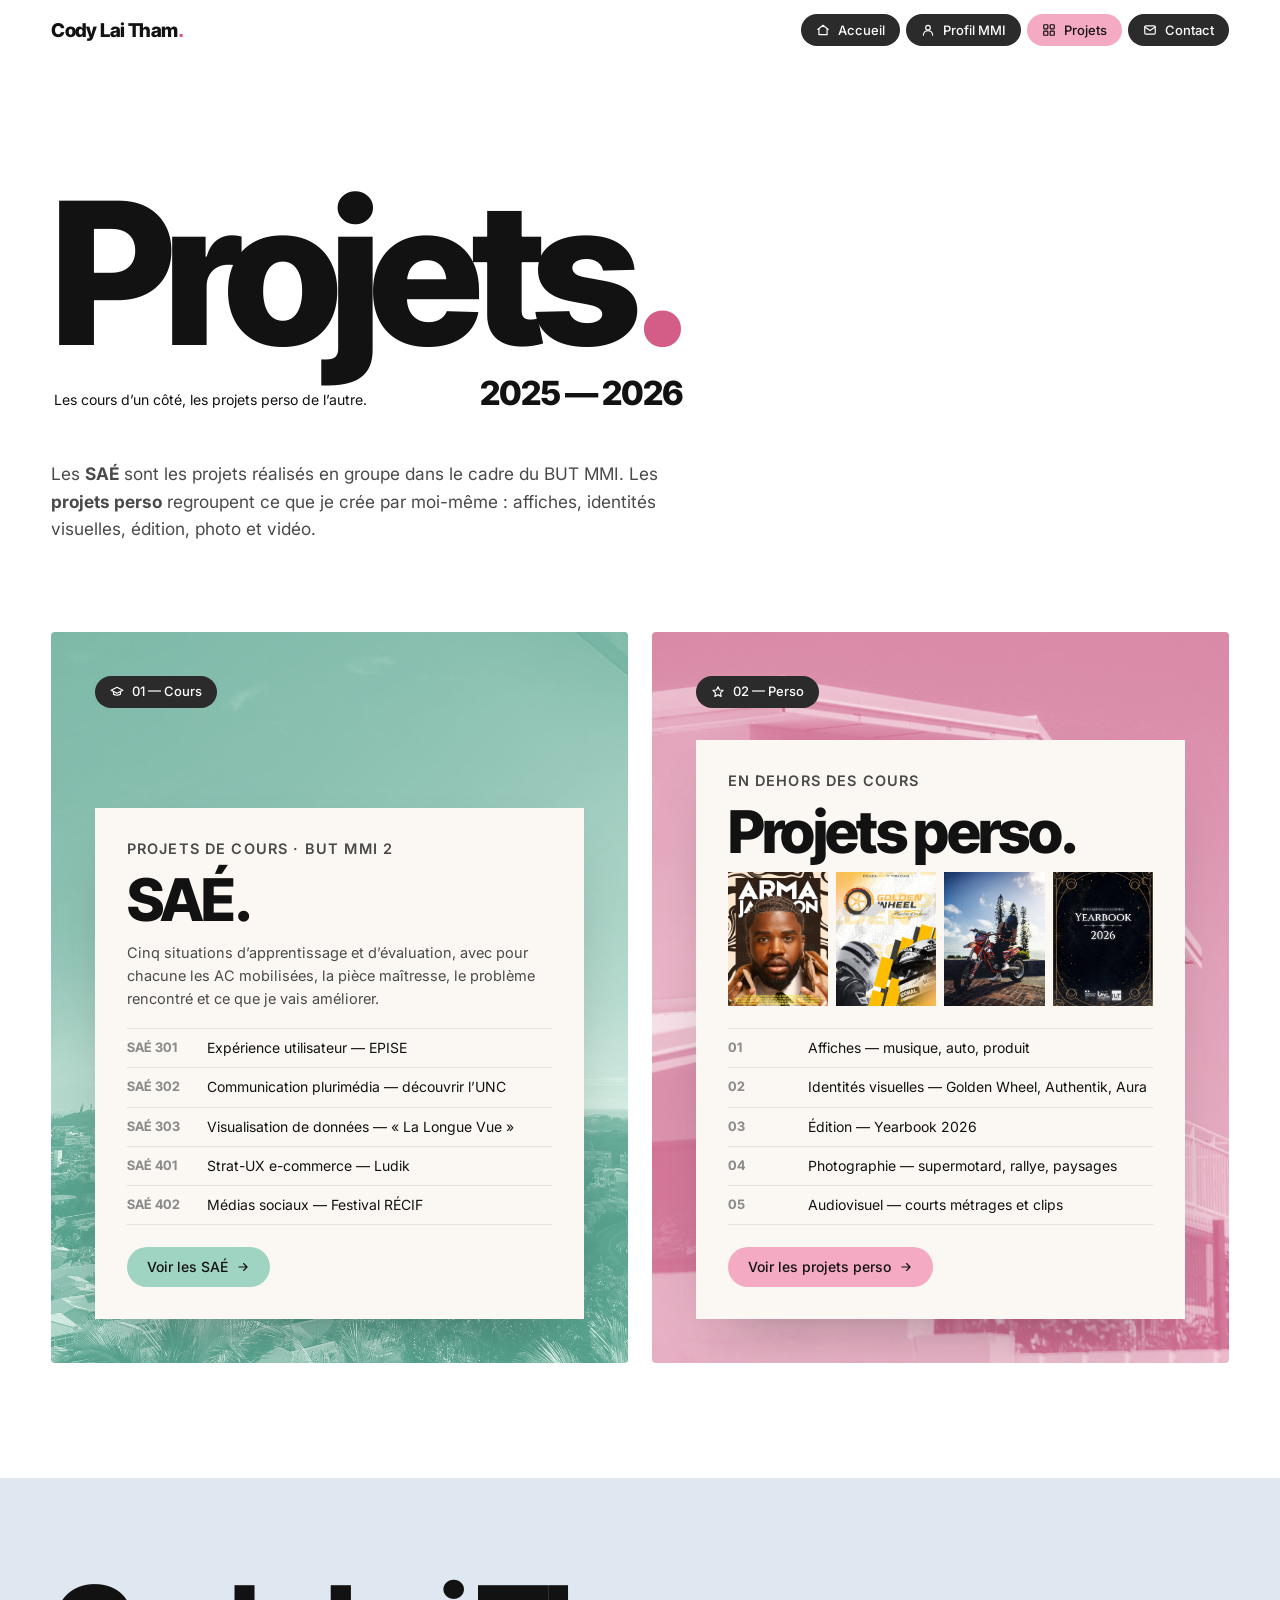
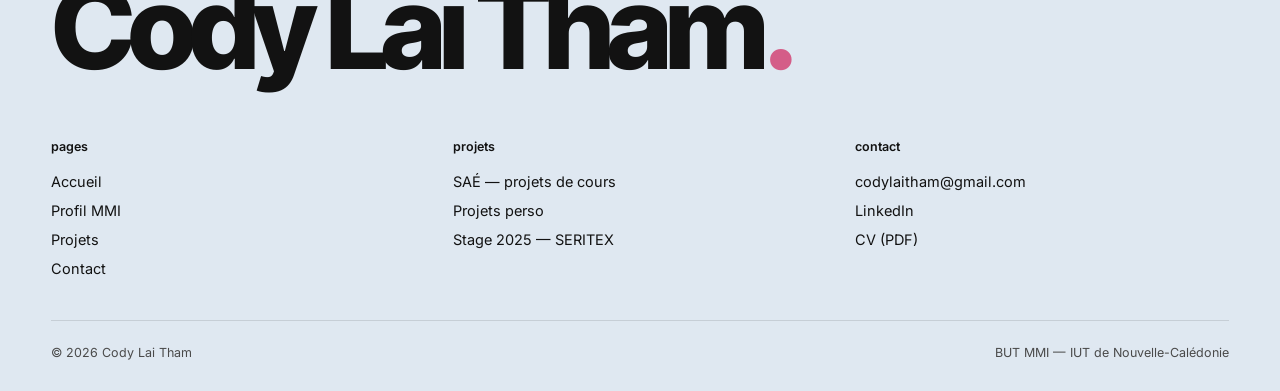
<file: projets.html>
<!DOCTYPE html>
<html lang="fr">
<head>
  <meta charset="utf-8">
  <meta name="viewport" content="width=device-width, initial-scale=1">
  <title>Projets — Cody Lai Tham</title>
  <meta name="description" content="Les projets de Cody Lai Tham : SAÉ du BUT MMI (projets de cours) et projets personnels, présentés séparément.">
  <link rel="preconnect" href="https://fonts.googleapis.com">
  <link rel="preconnect" href="https://fonts.gstatic.com" crossorigin>
  <link href="https://fonts.googleapis.com/css2?family=Inter+Tight:wght@400;500;600;700;800&family=Inter:wght@400;500;600&family=Instrument+Serif:ital@0;1&display=swap" rel="stylesheet">
  <link rel="stylesheet" href="css/style.css">
  <script src="js/main.js" defer></script>
</head>
<body>
  <a class="skip" href="#main">Aller au contenu</a>

  <svg class="svg-defs" aria-hidden="true" focusable="false">
    <filter id="duo-pink" color-interpolation-filters="sRGB"><feColorMatrix type="matrix" values=".2126 .7152 .0722 0 0 .2126 .7152 .0722 0 0 .2126 .7152 .0722 0 0 0 0 0 1 0"/><feComponentTransfer><feFuncR type="table" tableValues=".80 .99"/><feFuncG type="table" tableValues=".39 .93"/><feFuncB type="table" tableValues=".54 .95"/></feComponentTransfer></filter>
    <filter id="duo-mint" color-interpolation-filters="sRGB"><feColorMatrix type="matrix" values=".2126 .7152 .0722 0 0 .2126 .7152 .0722 0 0 .2126 .7152 .0722 0 0 0 0 0 1 0"/><feComponentTransfer><feFuncR type="table" tableValues=".33 .91"/><feFuncG type="table" tableValues=".63 .97"/><feFuncB type="table" tableValues=".55 .94"/></feComponentTransfer></filter>
  </svg>

  <header class="site-header">
    <div class="wrap">
      <a class="brand" href="index.html">Cody Lai Tham<span>.</span></a>
      <nav class="nav" aria-label="Navigation principale">
        <a class="pill" href="index.html"><svg class="ico" viewBox="0 0 24 24" aria-hidden="true"><path d="M3 11l9-7 9 7"/><path d="M5 10v10h14V10"/></svg>Accueil</a>
        <a class="pill" href="profil.html"><svg class="ico" viewBox="0 0 24 24" aria-hidden="true"><circle cx="12" cy="8" r="4"/><path d="M4 21c0-4.4 3.6-8 8-8s8 3.6 8 8"/></svg>Profil MMI</a>
        <a class="pill is-active" href="projets.html" aria-current="page"><svg class="ico" viewBox="0 0 24 24" aria-hidden="true"><rect x="3" y="3" width="7" height="7" rx="1"/><rect x="14" y="3" width="7" height="7" rx="1"/><rect x="3" y="14" width="7" height="7" rx="1"/><rect x="14" y="14" width="7" height="7" rx="1"/></svg>Projets</a>
        <a class="pill" href="contact.html"><svg class="ico" viewBox="0 0 24 24" aria-hidden="true"><rect x="3" y="5" width="18" height="14" rx="2"/><path d="M3 7l9 6 9-6"/></svg>Contact</a>
      </nav>
    </div>
  </header>

  <main id="main">
    <section class="hero wrap">
      <div class="hero__title reveal">
        <h1 class="mega">Projets<span class="dot">.</span></h1>
        <div class="hero__meta">
          <p>Les cours d’un côté, les projets perso de l’autre.</p>
          <strong>2025 — 2026</strong>
        </div>
      </div>
      <p class="lead hero__intro reveal">Les <strong>SAÉ</strong> sont les projets réalisés en groupe dans le cadre du BUT MMI. Les <strong>projets perso</strong> regroupent ce que je crée par moi-même&nbsp;: affiches, identités visuelles, édition, photo et vidéo.</p>
    </section>

    <div class="wrap hub">
      <!-- Cours -->
      <section class="hub__panel reveal" aria-labelledby="t-hub-sae">
        <div class="stage__bg"><img class="duo-mint" src="img/photo-14.jpg" alt="" loading="lazy"></div>
        <div class="hub__head">
          <span class="pill"><svg class="ico" viewBox="0 0 24 24" aria-hidden="true"><path d="M2 9l10-5 10 5-10 5-10-5z"/><path d="M6 11v5c3 2 9 2 12 0v-5"/></svg>01 — Cours</span>
        </div>
        <div class="hub__card">
          <p class="kicker">Projets de cours · BUT MMI 2</p>
          <h2 class="h2" id="t-hub-sae">SAÉ.</h2>
          <p>Cinq situations d’apprentissage et d’évaluation, avec pour chacune les AC mobilisées, la pièce maîtresse, le problème rencontré et ce que je vais améliorer.</p>
          <ul class="hub__list">
            <li><b>SAÉ 301</b><a href="sae.html#sae-301">Expérience utilisateur — EPISE</a></li>
            <li><b>SAÉ 302</b><a href="sae.html#sae-302">Communication plurimédia — découvrir l’UNC</a></li>
            <li><b>SAÉ 303</b><a href="sae.html#sae-303">Visualisation de données — « La Longue Vue »</a></li>
            <li><b>SAÉ 401</b><a href="sae.html#sae-401">Strat-UX e-commerce — Ludik</a></li>
            <li><b>SAÉ 402</b><a href="sae.html#sae-402">Médias sociaux — Festival RÉCIF</a></li>
          </ul>
          <a class="pill pill--lg pill--mint" href="sae.html">Voir les SAÉ <svg class="ico" viewBox="0 0 24 24" aria-hidden="true"><path d="M5 12h14M13 6l6 6-6 6"/></svg></a>
        </div>
      </section>

      <!-- Perso -->
      <section class="hub__panel reveal" aria-labelledby="t-hub-perso">
        <div class="stage__bg"><img class="duo-pink" src="img/photo-07.jpg" alt="" loading="lazy"></div>
        <div class="hub__head">
          <span class="pill"><svg class="ico" viewBox="0 0 24 24" aria-hidden="true"><path d="M12 3l2.6 5.6 6.1.7-4.5 4.2 1.2 6L12 16.6 6.6 19.5l1.2-6L3.3 9.3l6.1-.7L12 3z"/></svg>02 — Perso</span>
        </div>
        <div class="hub__card">
          <p class="kicker">En dehors des cours</p>
          <h2 class="h2" id="t-hub-perso">Projets perso.</h2>
          <div class="hub__thumbs" aria-hidden="true">
            <img src="img/affiche-arma-jackson.jpg" alt="" loading="lazy">
            <img src="img/gw-a4.jpg" alt="" loading="lazy">
            <img src="img/photo-01.jpg" alt="" loading="lazy">
            <img src="img/yearbook-cover.jpg" alt="" loading="lazy">
          </div>
          <ul class="hub__list">
            <li><b>01</b><a href="perso.html#affiches">Affiches — musique, auto, produit</a></li>
            <li><b>02</b><a href="perso.html#identites">Identités visuelles — Golden Wheel, Authentik, Aura</a></li>
            <li><b>03</b><a href="perso.html#edition">Édition — Yearbook 2026</a></li>
            <li><b>04</b><a href="perso.html#photo">Photographie — supermotard, rallye, paysages</a></li>
            <li><b>05</b><a href="perso.html#video">Audiovisuel — courts métrages et clips</a></li>
          </ul>
          <a class="pill pill--lg pill--pink" href="perso.html">Voir les projets perso <svg class="ico" viewBox="0 0 24 24" aria-hidden="true"><path d="M5 12h14M13 6l6 6-6 6"/></svg></a>
        </div>
      </section>
    </div>
  </main>

  <footer class="site-footer">
    <div class="wrap">
      <p class="footer__big">Cody Lai Tham<span>.</span></p>
      <div class="footer__cols">
        <div>
          <p class="label">pages</p>
          <ul>
            <li><a href="index.html">Accueil</a></li>
            <li><a href="profil.html">Profil MMI</a></li>
            <li><a href="projets.html">Projets</a></li>
            <li><a href="contact.html">Contact</a></li>
          </ul>
        </div>
        <div>
          <p class="label">projets</p>
          <ul>
            <li><a href="sae.html">SAÉ — projets de cours</a></li>
            <li><a href="perso.html">Projets perso</a></li>
            <li><a href="profil.html#stage">Stage 2025 — SERITEX</a></li>
          </ul>
        </div>
        <div>
          <p class="label">contact</p>
          <ul>
            <li><a href="mailto:codylaitham@gmail.com">codylaitham@gmail.com</a></li>
            <li><a href="https://www.linkedin.com/in/cody-lai-tham-829333267/" target="_blank" rel="noopener">LinkedIn</a></li>
            <li><a href="docs/CV-Cody-Lai-Tham.pdf" target="_blank" rel="noopener">CV (PDF)</a></li>
          </ul>
        </div>
      </div>
      <p class="footer__legal"><span>© <span data-year>2026</span> Cody Lai Tham</span><span>BUT MMI — IUT de Nouvelle-Calédonie</span></p>
    </div>
  </footer>
</body>
</html>
</file>
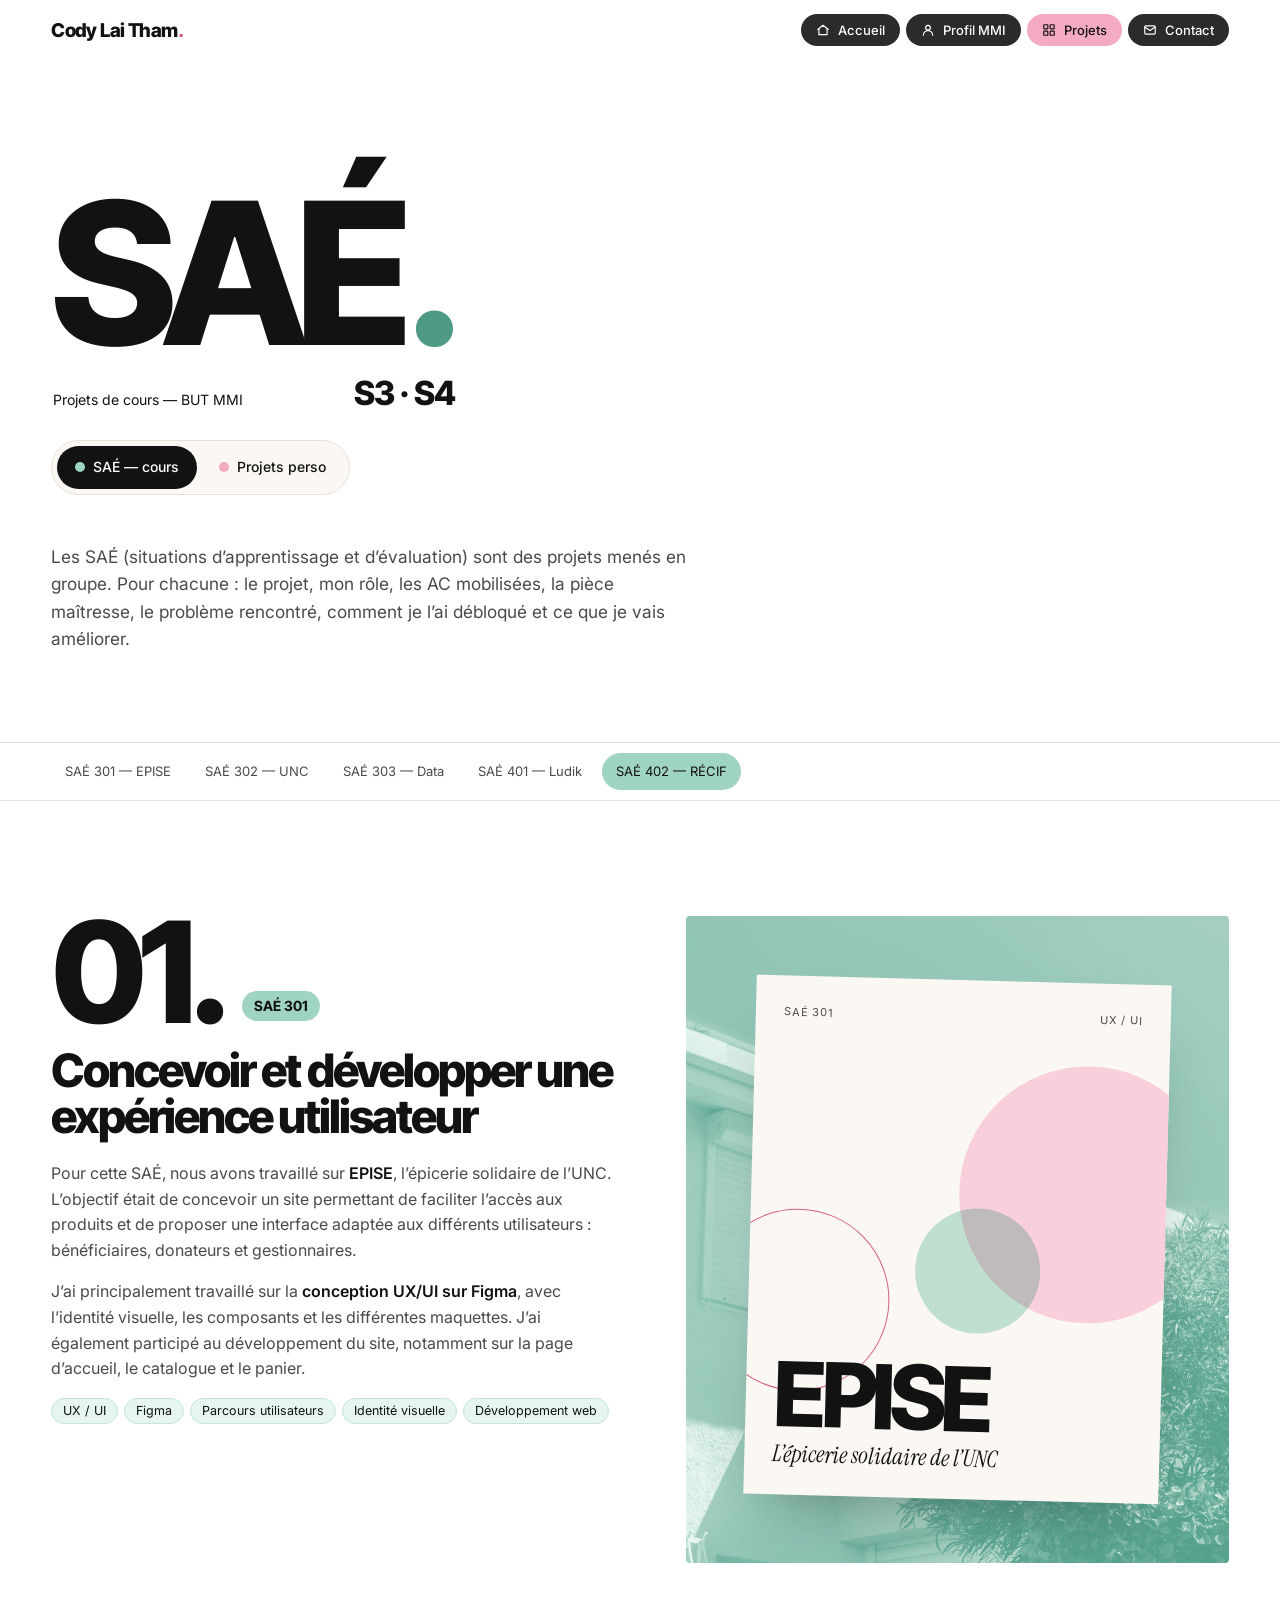
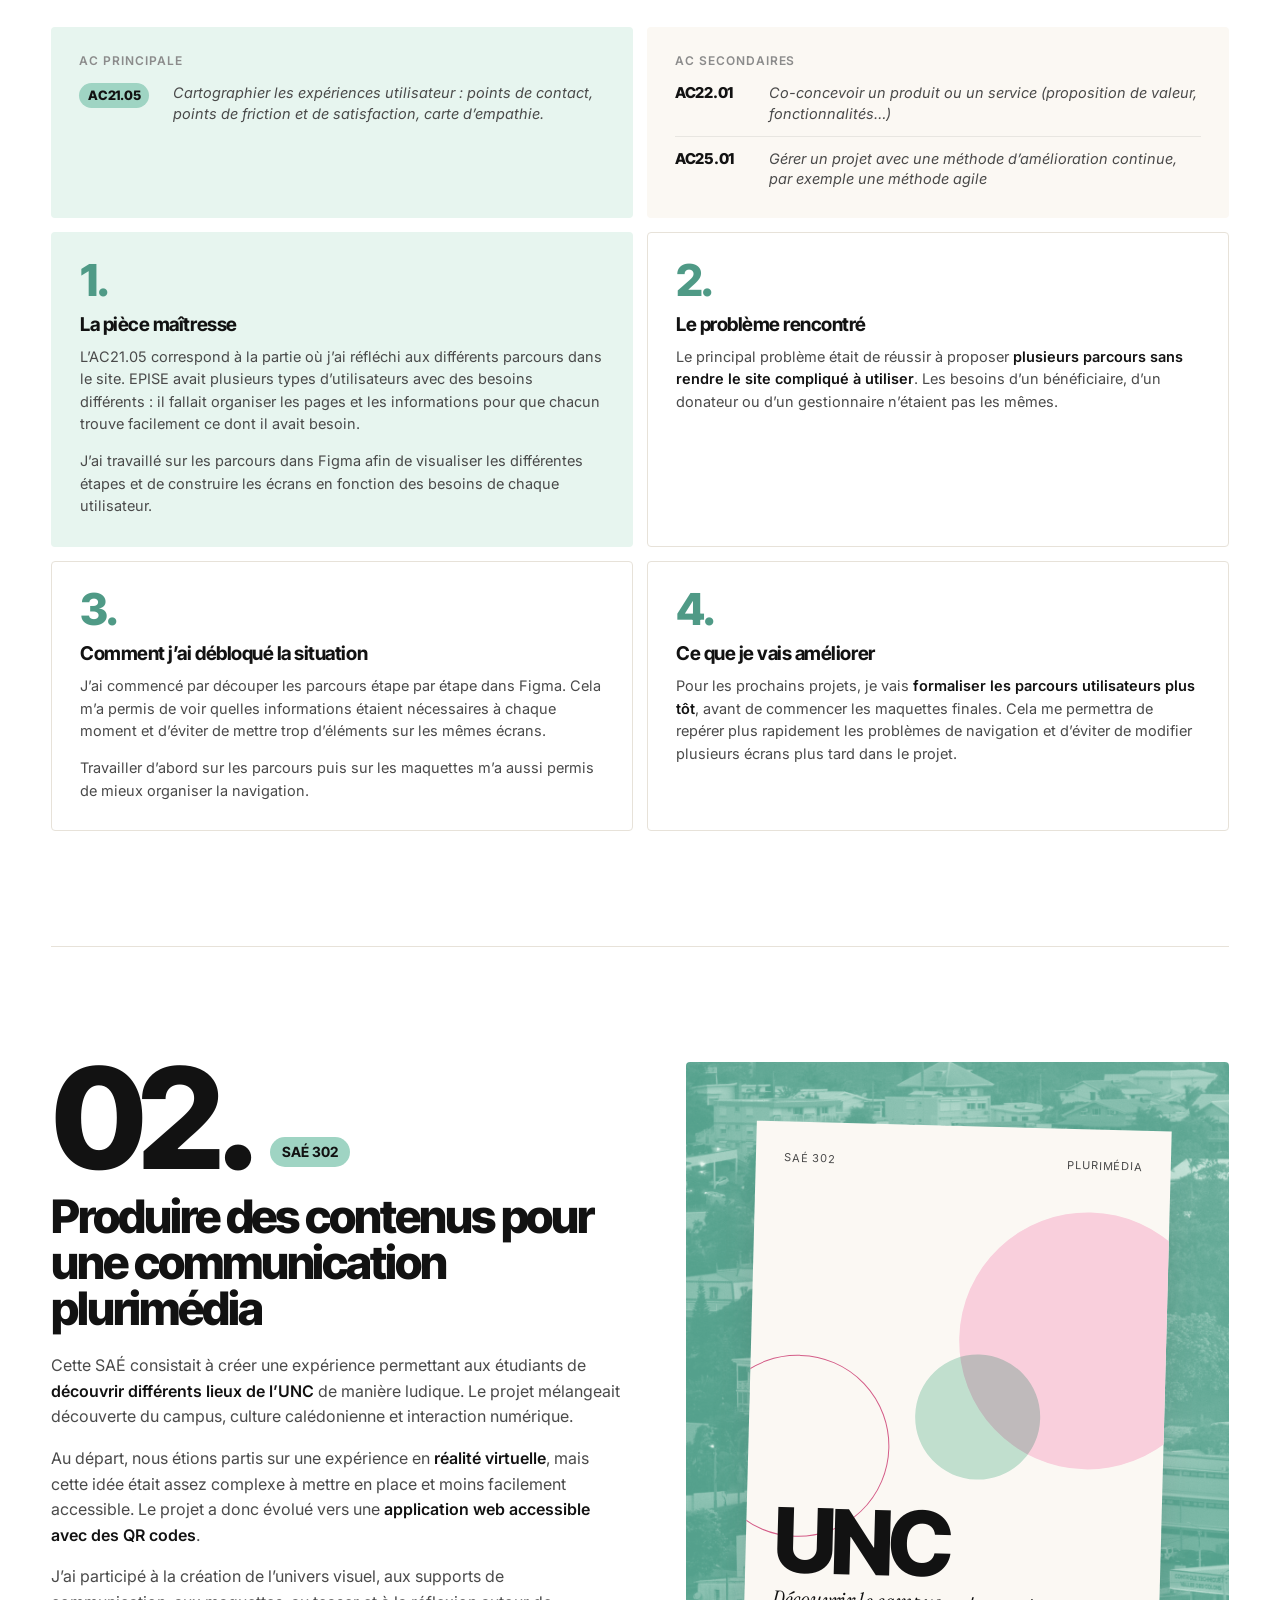
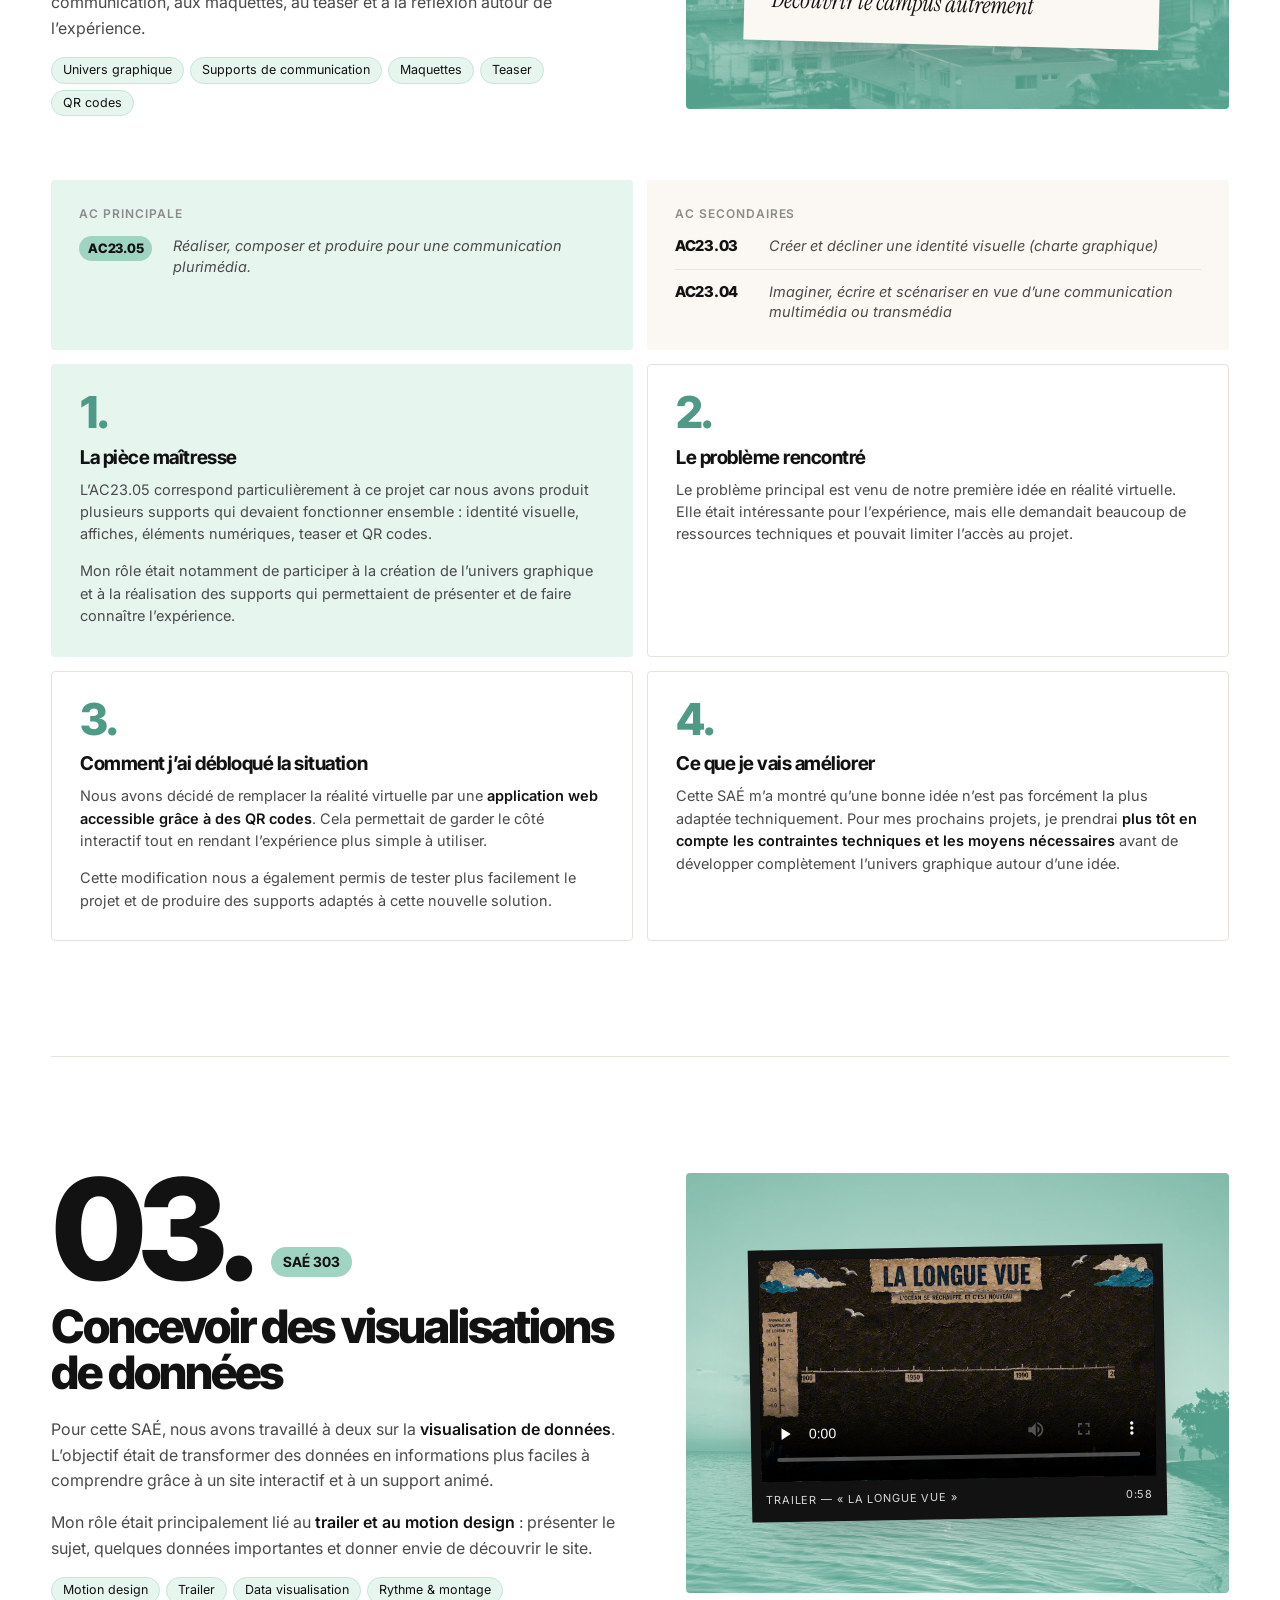
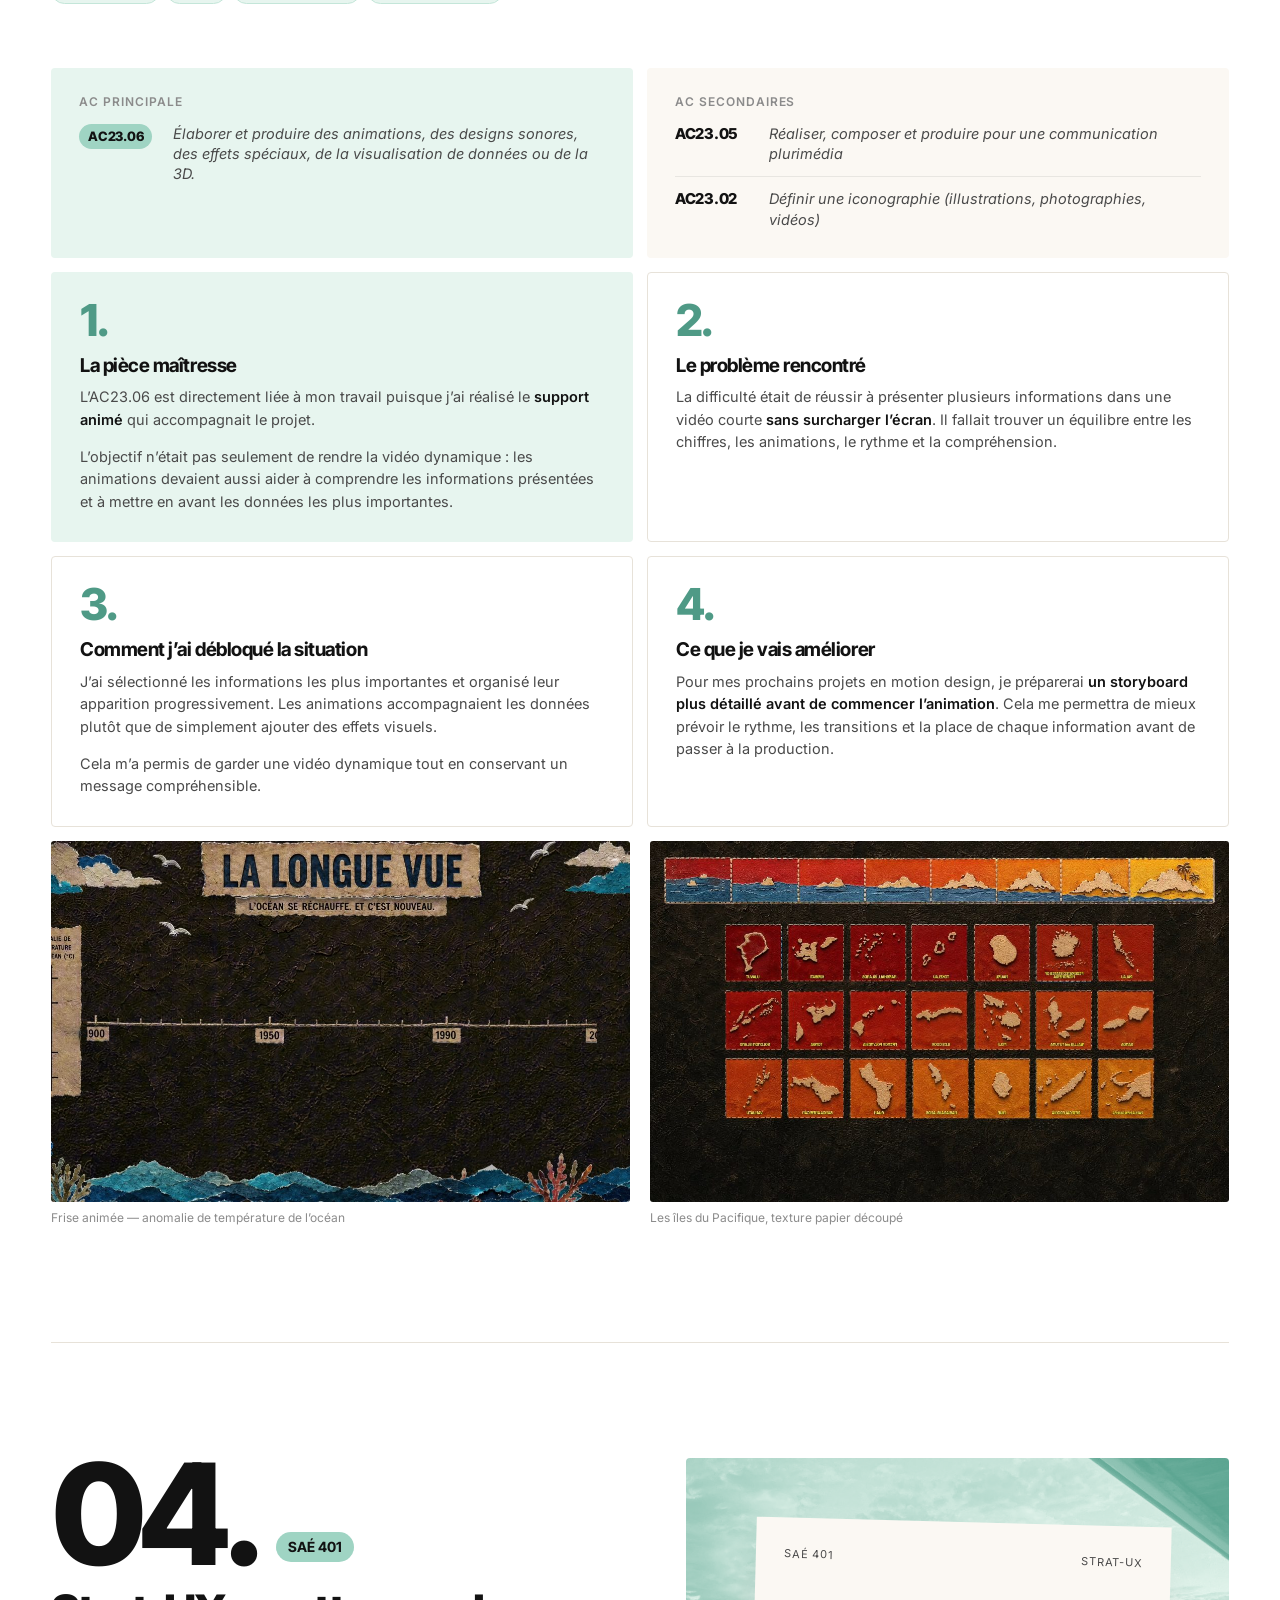
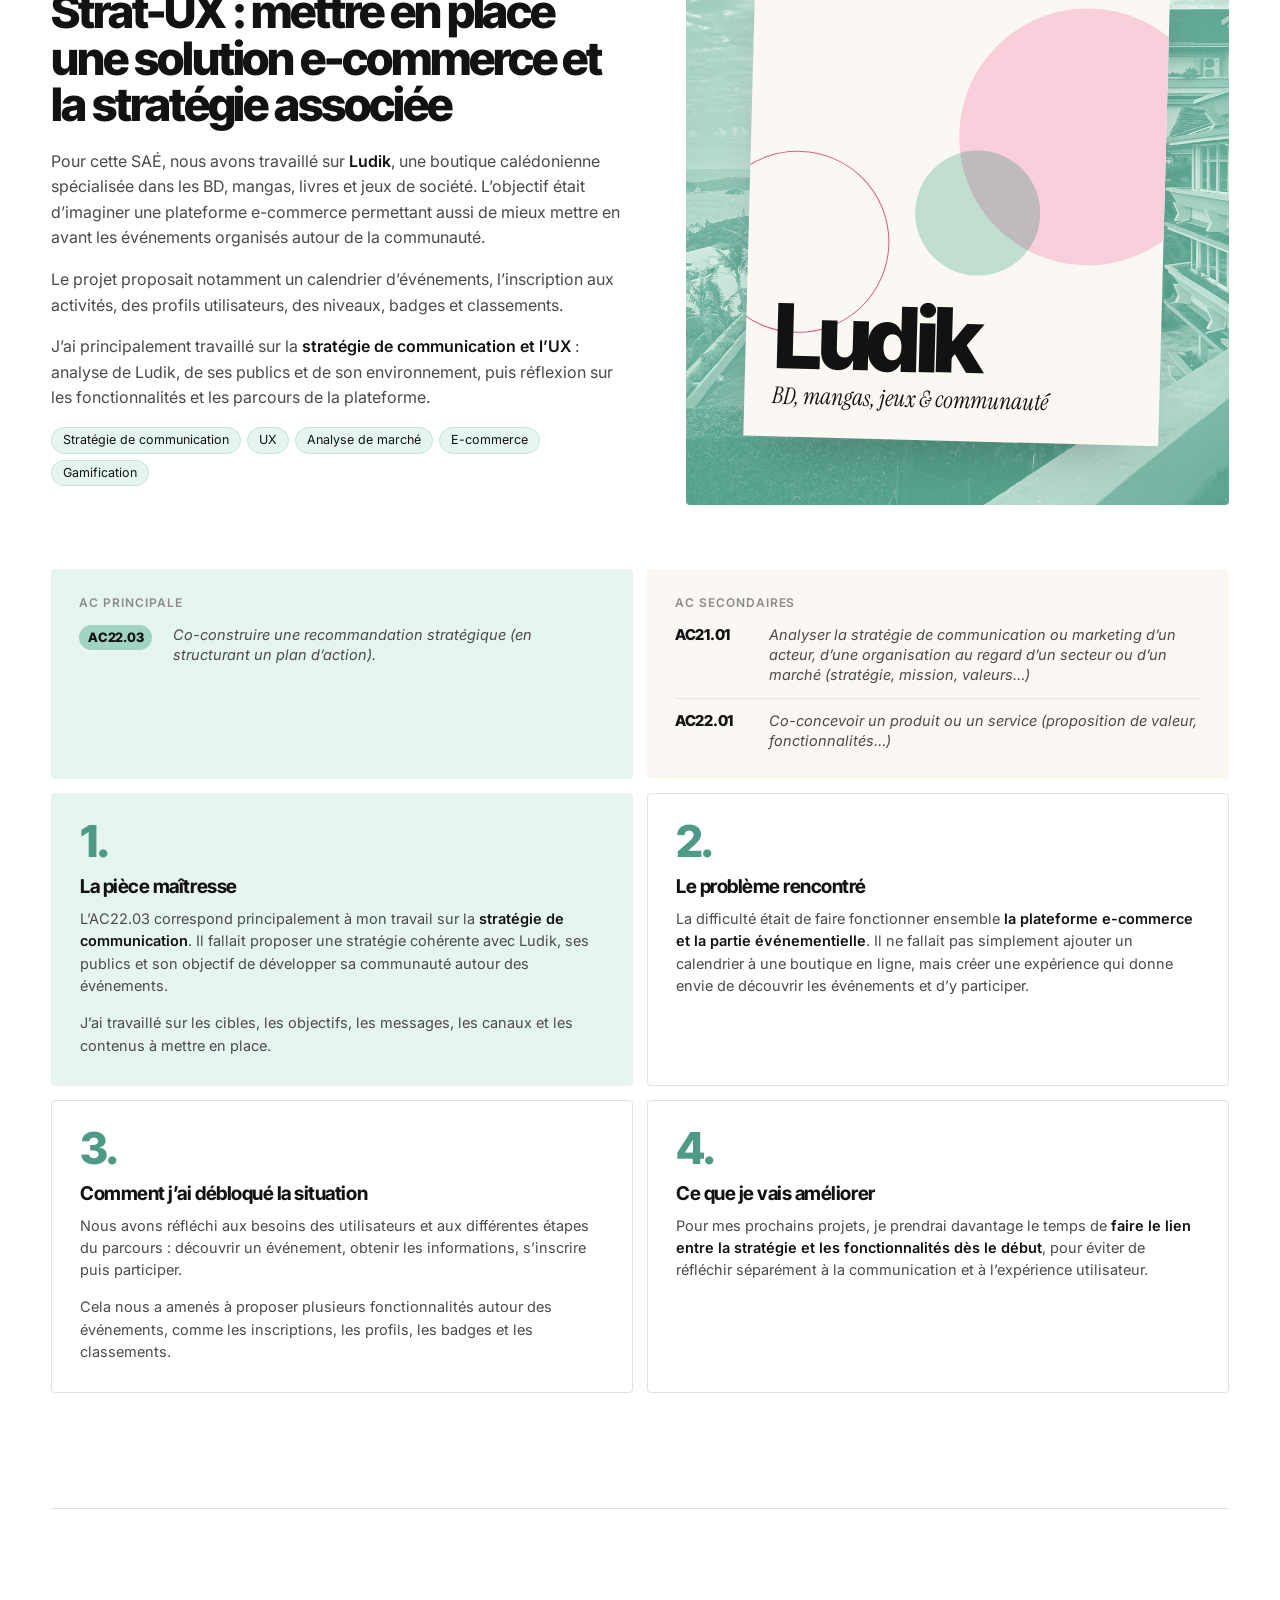
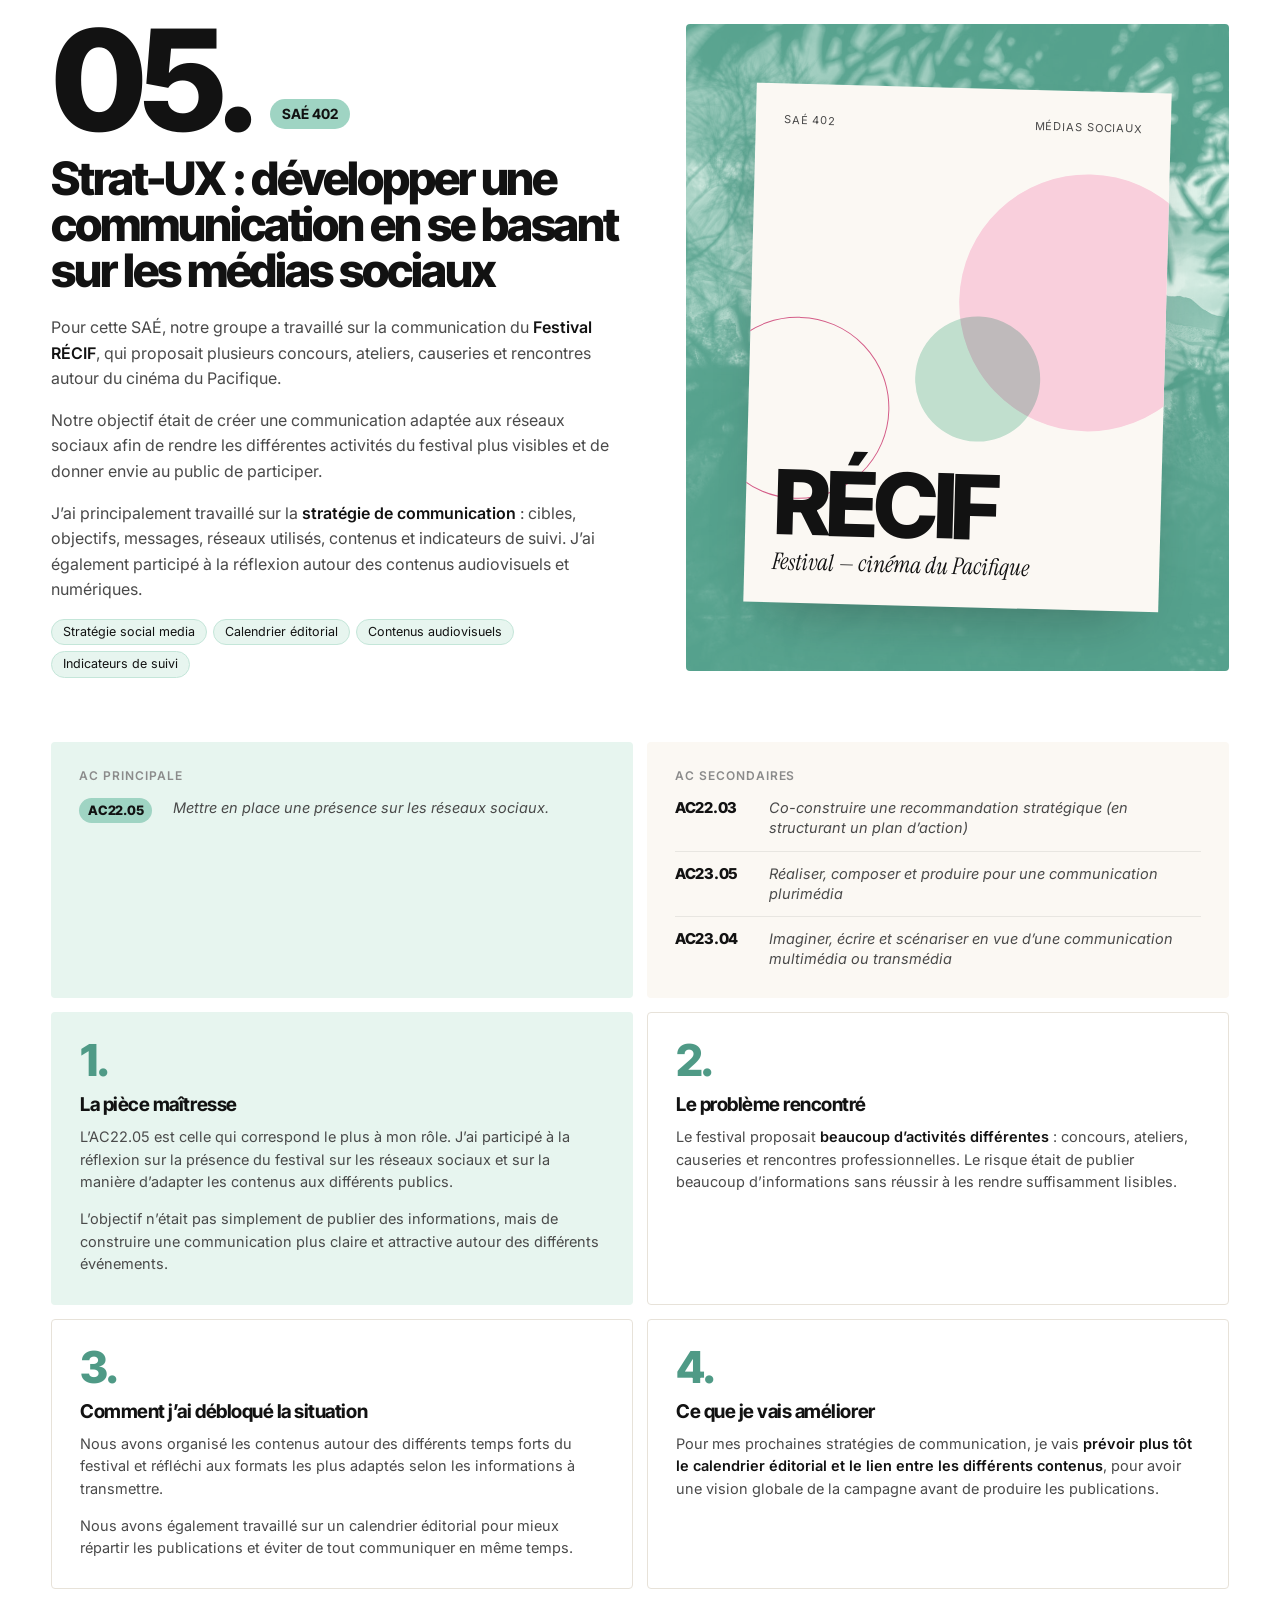
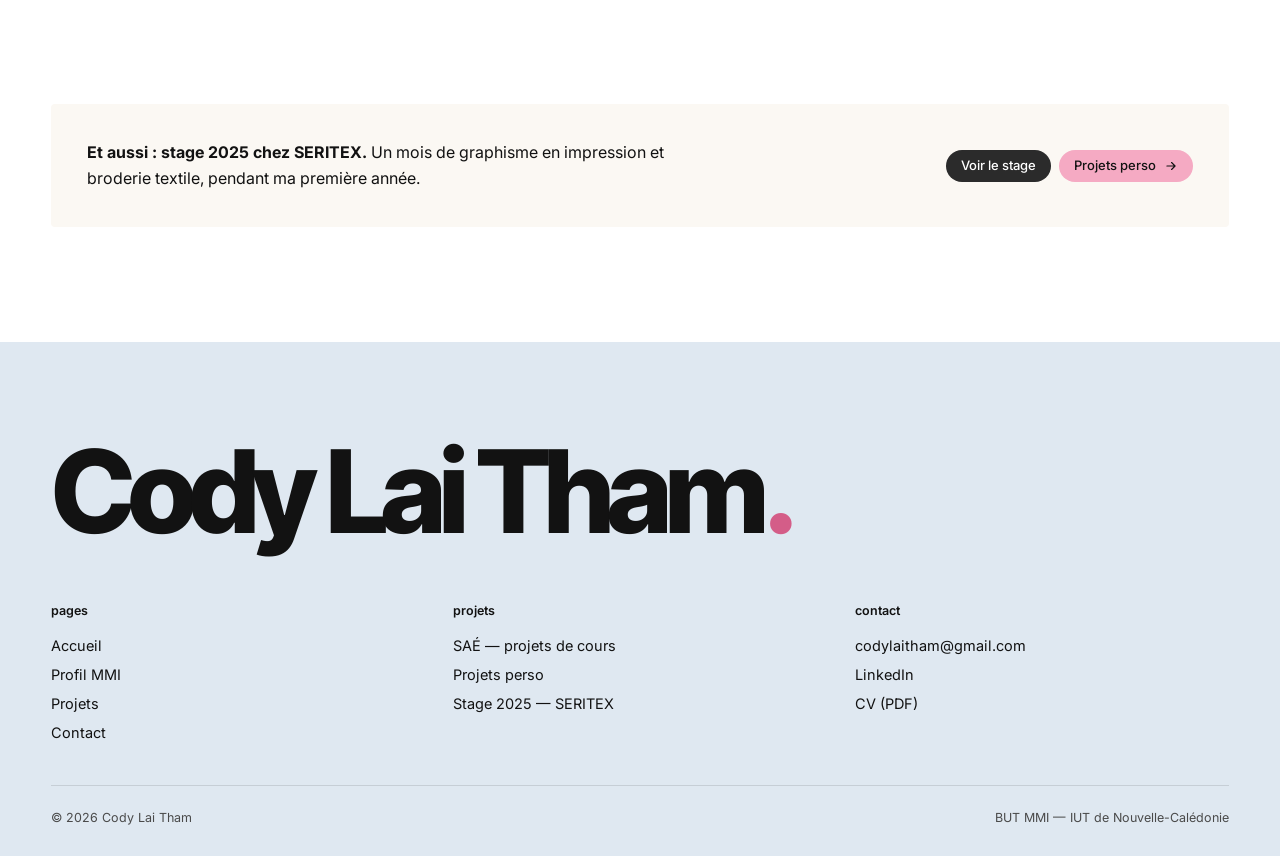
<file: sae.html>
<!DOCTYPE html>
<html lang="fr">
<head>
  <meta charset="utf-8">
  <meta name="viewport" content="width=device-width, initial-scale=1">
  <title>SAÉ — Projets de cours — Cody Lai Tham</title>
  <meta name="description" content="Les SAÉ 301, 302, 303, 401 et 402 du BUT MMI de Cody Lai Tham : projet, AC mobilisées, pièce maîtresse, problème rencontré et axes d'amélioration.">
  <link rel="preconnect" href="https://fonts.googleapis.com">
  <link rel="preconnect" href="https://fonts.gstatic.com" crossorigin>
  <link href="https://fonts.googleapis.com/css2?family=Inter+Tight:wght@400;500;600;700;800&family=Inter:wght@400;500;600&family=Instrument+Serif:ital@0;1&display=swap" rel="stylesheet">
  <link rel="stylesheet" href="css/style.css">
  <script src="js/main.js" defer></script>
</head>
<body>
  <a class="skip" href="#main">Aller au contenu</a>

  <svg class="svg-defs" aria-hidden="true" focusable="false">
    <filter id="duo-pink" color-interpolation-filters="sRGB"><feColorMatrix type="matrix" values=".2126 .7152 .0722 0 0 .2126 .7152 .0722 0 0 .2126 .7152 .0722 0 0 0 0 0 1 0"/><feComponentTransfer><feFuncR type="table" tableValues=".80 .99"/><feFuncG type="table" tableValues=".39 .93"/><feFuncB type="table" tableValues=".54 .95"/></feComponentTransfer></filter>
    <filter id="duo-mint" color-interpolation-filters="sRGB"><feColorMatrix type="matrix" values=".2126 .7152 .0722 0 0 .2126 .7152 .0722 0 0 .2126 .7152 .0722 0 0 0 0 0 1 0"/><feComponentTransfer><feFuncR type="table" tableValues=".33 .91"/><feFuncG type="table" tableValues=".63 .97"/><feFuncB type="table" tableValues=".55 .94"/></feComponentTransfer></filter>
  </svg>

  <header class="site-header">
    <div class="wrap">
      <a class="brand" href="index.html">Cody Lai Tham<span>.</span></a>
      <nav class="nav" aria-label="Navigation principale">
        <a class="pill" href="index.html"><svg class="ico" viewBox="0 0 24 24" aria-hidden="true"><path d="M3 11l9-7 9 7"/><path d="M5 10v10h14V10"/></svg>Accueil</a>
        <a class="pill" href="profil.html"><svg class="ico" viewBox="0 0 24 24" aria-hidden="true"><circle cx="12" cy="8" r="4"/><path d="M4 21c0-4.4 3.6-8 8-8s8 3.6 8 8"/></svg>Profil MMI</a>
        <a class="pill is-active" href="projets.html"><svg class="ico" viewBox="0 0 24 24" aria-hidden="true"><rect x="3" y="3" width="7" height="7" rx="1"/><rect x="14" y="3" width="7" height="7" rx="1"/><rect x="3" y="14" width="7" height="7" rx="1"/><rect x="14" y="14" width="7" height="7" rx="1"/></svg>Projets</a>
        <a class="pill" href="contact.html"><svg class="ico" viewBox="0 0 24 24" aria-hidden="true"><rect x="3" y="5" width="18" height="14" rx="2"/><path d="M3 7l9 6 9-6"/></svg>Contact</a>
      </nav>
    </div>
  </header>

  <main id="main">
    <section class="hero wrap">
      <div class="hero__title reveal">
        <h1 class="mega mega--mint">SAÉ<span class="dot">.</span></h1>
        <div class="hero__meta">
          <p>Projets de cours — BUT MMI</p>
          <strong>S3 · S4</strong>
        </div>
      </div>
      <nav class="switch reveal" aria-label="Type de projets">
        <a href="sae.html" aria-current="page"><span class="swatch" style="background: var(--mint)"></span>SAÉ — cours</a>
        <a href="perso.html"><span class="swatch" style="background: var(--pink)"></span>Projets perso</a>
      </nav>
      <p class="lead hero__intro reveal">Les SAÉ (situations d’apprentissage et d’évaluation) sont des projets menés en groupe. Pour chacune&nbsp;: le projet, mon rôle, les AC mobilisées, la pièce maîtresse, le problème rencontré, comment je l’ai débloqué et ce que je vais améliorer.</p>
    </section>

    <nav class="subnav subnav--mint" aria-label="Aller à une SAÉ">
      <div class="wrap">
        <a href="#sae-301">SAÉ 301 — EPISE</a>
        <a href="#sae-302">SAÉ 302 — UNC</a>
        <a href="#sae-303">SAÉ 303 — Data</a>
        <a href="#sae-401">SAÉ 401 — Ludik</a>
        <a href="#sae-402">SAÉ 402 — RÉCIF</a>
      </div>
    </nav>

    <div class="wrap">

      <!-- ============ SAÉ 301 ============ -->
      <article class="sae" id="sae-301" aria-labelledby="t-301">
        <div class="sae__top">
          <div class="sae__body reveal">
            <div class="sae__num-row"><p class="num" aria-hidden="true">01.</p><span class="sae__code">SAÉ 301</span></div>
            <h2 class="sae__title" id="t-301">Concevoir et développer une expérience utilisateur</h2>
            <p>Pour cette SAÉ, nous avons travaillé sur <strong>EPISE</strong>, l’épicerie solidaire de l’UNC. L’objectif était de concevoir un site permettant de faciliter l’accès aux produits et de proposer une interface adaptée aux différents utilisateurs&nbsp;: bénéficiaires, donateurs et gestionnaires.</p>
            <p>J’ai principalement travaillé sur la <strong>conception UX/UI sur Figma</strong>, avec l’identité visuelle, les composants et les différentes maquettes. J’ai également participé au développement du site, notamment sur la page d’accueil, le catalogue et le panier.</p>
            <ul class="tags tags--mint">
              <li>UX / UI</li><li>Figma</li><li>Parcours utilisateurs</li><li>Identité visuelle</li><li>Développement web</li>
            </ul>
          </div>
          <div class="stage reveal">
            <div class="stage__bg"><img class="duo-mint" src="img/photo-09.jpg" alt="" loading="lazy"></div>
            <div class="cover" aria-hidden="true">
              <span class="cover__deco cover__deco--a"></span><span class="cover__deco cover__deco--b"></span><span class="cover__deco cover__deco--c"></span>
              <div class="cover__meta"><span>SAÉ 301</span><span>UX / UI</span></div>
              <div>
                <div class="cover__big">EPISE</div>
                <p class="cover__sub">L’épicerie solidaire de l’UNC</p>
              </div>
            </div>
          </div>
        </div>

        <div class="ac reveal">
          <div class="ac__main">
            <h3>AC principale</h3>
            <div class="ac__item"><b>AC21.05</b><i>Cartographier les expériences utilisateur&nbsp;: points de contact, points de friction et de satisfaction, carte d’empathie.</i></div>
          </div>
          <div class="ac__second">
            <h3>AC secondaires</h3>
            <div class="ac__item"><b>AC22.01</b><i>Co-concevoir un produit ou un service (proposition de valeur, fonctionnalités…)</i></div>
            <div class="ac__item"><b>AC25.01</b><i>Gérer un projet avec une méthode d’amélioration continue, par exemple une méthode agile</i></div>
          </div>
        </div>

        <div class="steps">
          <div class="step step--accent reveal">
            <span class="step__n">1.</span><h4>La pièce maîtresse</h4>
            <p>L’AC21.05 correspond à la partie où j’ai réfléchi aux différents parcours dans le site. EPISE avait plusieurs types d’utilisateurs avec des besoins différents&nbsp;: il fallait organiser les pages et les informations pour que chacun trouve facilement ce dont il avait besoin.</p>
            <p>J’ai travaillé sur les parcours dans Figma afin de visualiser les différentes étapes et de construire les écrans en fonction des besoins de chaque utilisateur.</p>
          </div>
          <div class="step reveal">
            <span class="step__n">2.</span><h4>Le problème rencontré</h4>
            <p>Le principal problème était de réussir à proposer <strong>plusieurs parcours sans rendre le site compliqué à utiliser</strong>. Les besoins d’un bénéficiaire, d’un donateur ou d’un gestionnaire n’étaient pas les mêmes.</p>
          </div>
          <div class="step reveal">
            <span class="step__n">3.</span><h4>Comment j’ai débloqué la situation</h4>
            <p>J’ai commencé par découper les parcours étape par étape dans Figma. Cela m’a permis de voir quelles informations étaient nécessaires à chaque moment et d’éviter de mettre trop d’éléments sur les mêmes écrans.</p>
            <p>Travailler d’abord sur les parcours puis sur les maquettes m’a aussi permis de mieux organiser la navigation.</p>
          </div>
          <div class="step reveal">
            <span class="step__n">4.</span><h4>Ce que je vais améliorer</h4>
            <p>Pour les prochains projets, je vais <strong>formaliser les parcours utilisateurs plus tôt</strong>, avant de commencer les maquettes finales. Cela me permettra de repérer plus rapidement les problèmes de navigation et d’éviter de modifier plusieurs écrans plus tard dans le projet.</p>
          </div>
        </div>
      </article>

      <!-- ============ SAÉ 302 ============ -->
      <article class="sae" id="sae-302" aria-labelledby="t-302">
        <div class="sae__top">
          <div class="sae__body reveal">
            <div class="sae__num-row"><p class="num" aria-hidden="true">02.</p><span class="sae__code">SAÉ 302</span></div>
            <h2 class="sae__title" id="t-302">Produire des contenus pour une communication plurimédia</h2>
            <p>Cette SAÉ consistait à créer une expérience permettant aux étudiants de <strong>découvrir différents lieux de l’UNC</strong> de manière ludique. Le projet mélangeait découverte du campus, culture calédonienne et interaction numérique.</p>
            <p>Au départ, nous étions partis sur une expérience en <strong>réalité virtuelle</strong>, mais cette idée était assez complexe à mettre en place et moins facilement accessible. Le projet a donc évolué vers une <strong>application web accessible avec des QR codes</strong>.</p>
            <p>J’ai participé à la création de l’univers visuel, aux supports de communication, aux maquettes, au teaser et à la réflexion autour de l’expérience.</p>
            <ul class="tags tags--mint">
              <li>Univers graphique</li><li>Supports de communication</li><li>Maquettes</li><li>Teaser</li><li>QR codes</li>
            </ul>
          </div>
          <div class="stage reveal">
            <div class="stage__bg"><img class="duo-mint" src="img/photo-10.jpg" alt="" loading="lazy"></div>
            <div class="cover" aria-hidden="true">
              <span class="cover__deco cover__deco--a"></span><span class="cover__deco cover__deco--b"></span><span class="cover__deco cover__deco--c"></span>
              <div class="cover__meta"><span>SAÉ 302</span><span>Plurimédia</span></div>
              <div>
                <div class="cover__big">UNC</div>
                <p class="cover__sub">Découvrir le campus autrement</p>
              </div>
            </div>
          </div>
        </div>

        <div class="ac reveal">
          <div class="ac__main">
            <h3>AC principale</h3>
            <div class="ac__item"><b>AC23.05</b><i>Réaliser, composer et produire pour une communication plurimédia.</i></div>
          </div>
          <div class="ac__second">
            <h3>AC secondaires</h3>
            <div class="ac__item"><b>AC23.03</b><i>Créer et décliner une identité visuelle (charte graphique)</i></div>
            <div class="ac__item"><b>AC23.04</b><i>Imaginer, écrire et scénariser en vue d’une communication multimédia ou transmédia</i></div>
          </div>
        </div>

        <div class="steps">
          <div class="step step--accent reveal">
            <span class="step__n">1.</span><h4>La pièce maîtresse</h4>
            <p>L’AC23.05 correspond particulièrement à ce projet car nous avons produit plusieurs supports qui devaient fonctionner ensemble&nbsp;: identité visuelle, affiches, éléments numériques, teaser et QR codes.</p>
            <p>Mon rôle était notamment de participer à la création de l’univers graphique et à la réalisation des supports qui permettaient de présenter et de faire connaître l’expérience.</p>
          </div>
          <div class="step reveal">
            <span class="step__n">2.</span><h4>Le problème rencontré</h4>
            <p>Le problème principal est venu de notre première idée en réalité virtuelle. Elle était intéressante pour l’expérience, mais elle demandait beaucoup de ressources techniques et pouvait limiter l’accès au projet.</p>
          </div>
          <div class="step reveal">
            <span class="step__n">3.</span><h4>Comment j’ai débloqué la situation</h4>
            <p>Nous avons décidé de remplacer la réalité virtuelle par une <strong>application web accessible grâce à des QR codes</strong>. Cela permettait de garder le côté interactif tout en rendant l’expérience plus simple à utiliser.</p>
            <p>Cette modification nous a également permis de tester plus facilement le projet et de produire des supports adaptés à cette nouvelle solution.</p>
          </div>
          <div class="step reveal">
            <span class="step__n">4.</span><h4>Ce que je vais améliorer</h4>
            <p>Cette SAÉ m’a montré qu’une bonne idée n’est pas forcément la plus adaptée techniquement. Pour mes prochains projets, je prendrai <strong>plus tôt en compte les contraintes techniques et les moyens nécessaires</strong> avant de développer complètement l’univers graphique autour d’une idée.</p>
          </div>
        </div>
      </article>

      <!-- ============ SAÉ 303 ============ -->
      <article class="sae" id="sae-303" aria-labelledby="t-303">
        <div class="sae__top">
          <div class="sae__body reveal">
            <div class="sae__num-row"><p class="num" aria-hidden="true">03.</p><span class="sae__code">SAÉ 303</span></div>
            <h2 class="sae__title" id="t-303">Concevoir des visualisations de données</h2>
            <p>Pour cette SAÉ, nous avons travaillé à deux sur la <strong>visualisation de données</strong>. L’objectif était de transformer des données en informations plus faciles à comprendre grâce à un site interactif et à un support animé.</p>
            <p>Mon rôle était principalement lié au <strong>trailer et au motion design</strong>&nbsp;: présenter le sujet, quelques données importantes et donner envie de découvrir le site.</p>
            <ul class="tags tags--mint">
              <li>Motion design</li><li>Trailer</li><li>Data visualisation</li><li>Rythme &amp; montage</li>
            </ul>
          </div>
          <div class="stage reveal">
            <div class="stage__bg"><img class="duo-mint" src="img/photo-15.jpg" alt="" loading="lazy"></div>
            <figure class="cover cover--video" style="margin: 0">
              <video controls preload="none" playsinline poster="img/poster-sae303.jpg" src="../Projets%20perso/Audiovisuel/SAE303%20-%20Trailer.mov">
                Votre navigateur ne peut pas lire cette vidéo.
              </video>
              <figcaption class="cover__meta"><span>Trailer — « La Longue Vue »</span><span>0:58</span></figcaption>
            </figure>
          </div>
        </div>

        <div class="ac reveal">
          <div class="ac__main">
            <h3>AC principale</h3>
            <div class="ac__item"><b>AC23.06</b><i>Élaborer et produire des animations, des designs sonores, des effets spéciaux, de la visualisation de données ou de la 3D.</i></div>
          </div>
          <div class="ac__second">
            <h3>AC secondaires</h3>
            <div class="ac__item"><b>AC23.05</b><i>Réaliser, composer et produire pour une communication plurimédia</i></div>
            <div class="ac__item"><b>AC23.02</b><i>Définir une iconographie (illustrations, photographies, vidéos)</i></div>
          </div>
        </div>

        <div class="steps">
          <div class="step step--accent reveal">
            <span class="step__n">1.</span><h4>La pièce maîtresse</h4>
            <p>L’AC23.06 est directement liée à mon travail puisque j’ai réalisé le <strong>support animé</strong> qui accompagnait le projet.</p>
            <p>L’objectif n’était pas seulement de rendre la vidéo dynamique&nbsp;: les animations devaient aussi aider à comprendre les informations présentées et à mettre en avant les données les plus importantes.</p>
          </div>
          <div class="step reveal">
            <span class="step__n">2.</span><h4>Le problème rencontré</h4>
            <p>La difficulté était de réussir à présenter plusieurs informations dans une vidéo courte <strong>sans surcharger l’écran</strong>. Il fallait trouver un équilibre entre les chiffres, les animations, le rythme et la compréhension.</p>
          </div>
          <div class="step reveal">
            <span class="step__n">3.</span><h4>Comment j’ai débloqué la situation</h4>
            <p>J’ai sélectionné les informations les plus importantes et organisé leur apparition progressivement. Les animations accompagnaient les données plutôt que de simplement ajouter des effets visuels.</p>
            <p>Cela m’a permis de garder une vidéo dynamique tout en conservant un message compréhensible.</p>
          </div>
          <div class="step reveal">
            <span class="step__n">4.</span><h4>Ce que je vais améliorer</h4>
            <p>Pour mes prochains projets en motion design, je préparerai <strong>un storyboard plus détaillé avant de commencer l’animation</strong>. Cela me permettra de mieux prévoir le rythme, les transitions et la place de chaque information avant de passer à la production.</p>
          </div>
        </div>

        <div class="gallery gallery--2 reveal" style="margin-top: 14px">
          <figure class="shot shot--wide">
            <button type="button" data-full="img/poster-sae303.jpg" data-group="sae303"><img src="img/poster-sae303.jpg" alt="Trailer La Longue Vue : frise des anomalies de température de l’océan, de 1900 à aujourd’hui" loading="lazy"></button>
            <figcaption>Frise animée — anomalie de température de l’océan</figcaption>
          </figure>
          <figure class="shot shot--wide">
            <button type="button" data-full="img/sae303-still.jpg" data-group="sae303"><img src="img/sae303-still.jpg" alt="Trailer La Longue Vue : grille de territoires insulaires du Pacifique aux couleurs chaudes" loading="lazy"></button>
            <figcaption>Les îles du Pacifique, texture papier découpé</figcaption>
          </figure>
        </div>
      </article>

      <!-- ============ SAÉ 401 ============ -->
      <article class="sae" id="sae-401" aria-labelledby="t-401">
        <div class="sae__top">
          <div class="sae__body reveal">
            <div class="sae__num-row"><p class="num" aria-hidden="true">04.</p><span class="sae__code">SAÉ 401</span></div>
            <h2 class="sae__title" id="t-401">Strat-UX&nbsp;: mettre en place une solution e-commerce et la stratégie associée</h2>
            <p>Pour cette SAÉ, nous avons travaillé sur <strong>Ludik</strong>, une boutique calédonienne spécialisée dans les BD, mangas, livres et jeux de société. L’objectif était d’imaginer une plateforme e-commerce permettant aussi de mieux mettre en avant les événements organisés autour de la communauté.</p>
            <p>Le projet proposait notamment un calendrier d’événements, l’inscription aux activités, des profils utilisateurs, des niveaux, badges et classements.</p>
            <p>J’ai principalement travaillé sur la <strong>stratégie de communication et l’UX</strong>&nbsp;: analyse de Ludik, de ses publics et de son environnement, puis réflexion sur les fonctionnalités et les parcours de la plateforme.</p>
            <ul class="tags tags--mint">
              <li>Stratégie de communication</li><li>UX</li><li>Analyse de marché</li><li>E-commerce</li><li>Gamification</li>
            </ul>
          </div>
          <div class="stage reveal">
            <div class="stage__bg"><img class="duo-mint" src="img/photo-12.jpg" alt="" loading="lazy"></div>
            <div class="cover" aria-hidden="true">
              <span class="cover__deco cover__deco--a"></span><span class="cover__deco cover__deco--b"></span><span class="cover__deco cover__deco--c"></span>
              <div class="cover__meta"><span>SAÉ 401</span><span>Strat-UX</span></div>
              <div>
                <div class="cover__big">Ludik</div>
                <p class="cover__sub">BD, mangas, jeux &amp; communauté</p>
              </div>
            </div>
          </div>
        </div>

        <div class="ac reveal">
          <div class="ac__main">
            <h3>AC principale</h3>
            <div class="ac__item"><b>AC22.03</b><i>Co-construire une recommandation stratégique (en structurant un plan d’action).</i></div>
          </div>
          <div class="ac__second">
            <h3>AC secondaires</h3>
            <div class="ac__item"><b>AC21.01</b><i>Analyser la stratégie de communication ou marketing d’un acteur, d’une organisation au regard d’un secteur ou d’un marché (stratégie, mission, valeurs…)</i></div>
            <div class="ac__item"><b>AC22.01</b><i>Co-concevoir un produit ou un service (proposition de valeur, fonctionnalités…)</i></div>
          </div>
        </div>

        <div class="steps">
          <div class="step step--accent reveal">
            <span class="step__n">1.</span><h4>La pièce maîtresse</h4>
            <p>L’AC22.03 correspond principalement à mon travail sur la <strong>stratégie de communication</strong>. Il fallait proposer une stratégie cohérente avec Ludik, ses publics et son objectif de développer sa communauté autour des événements.</p>
            <p>J’ai travaillé sur les cibles, les objectifs, les messages, les canaux et les contenus à mettre en place.</p>
          </div>
          <div class="step reveal">
            <span class="step__n">2.</span><h4>Le problème rencontré</h4>
            <p>La difficulté était de faire fonctionner ensemble <strong>la plateforme e-commerce et la partie événementielle</strong>. Il ne fallait pas simplement ajouter un calendrier à une boutique en ligne, mais créer une expérience qui donne envie de découvrir les événements et d’y participer.</p>
          </div>
          <div class="step reveal">
            <span class="step__n">3.</span><h4>Comment j’ai débloqué la situation</h4>
            <p>Nous avons réfléchi aux besoins des utilisateurs et aux différentes étapes du parcours&nbsp;: découvrir un événement, obtenir les informations, s’inscrire puis participer.</p>
            <p>Cela nous a amenés à proposer plusieurs fonctionnalités autour des événements, comme les inscriptions, les profils, les badges et les classements.</p>
          </div>
          <div class="step reveal">
            <span class="step__n">4.</span><h4>Ce que je vais améliorer</h4>
            <p>Pour mes prochains projets, je prendrai davantage le temps de <strong>faire le lien entre la stratégie et les fonctionnalités dès le début</strong>, pour éviter de réfléchir séparément à la communication et à l’expérience utilisateur.</p>
          </div>
        </div>
      </article>

      <!-- ============ SAÉ 402 ============ -->
      <article class="sae" id="sae-402" aria-labelledby="t-402">
        <div class="sae__top">
          <div class="sae__body reveal">
            <div class="sae__num-row"><p class="num" aria-hidden="true">05.</p><span class="sae__code">SAÉ 402</span></div>
            <h2 class="sae__title" id="t-402">Strat-UX&nbsp;: développer une communication en se basant sur les médias sociaux</h2>
            <p>Pour cette SAÉ, notre groupe a travaillé sur la communication du <strong>Festival RÉCIF</strong>, qui proposait plusieurs concours, ateliers, causeries et rencontres autour du cinéma du Pacifique.</p>
            <p>Notre objectif était de créer une communication adaptée aux réseaux sociaux afin de rendre les différentes activités du festival plus visibles et de donner envie au public de participer.</p>
            <p>J’ai principalement travaillé sur la <strong>stratégie de communication</strong>&nbsp;: cibles, objectifs, messages, réseaux utilisés, contenus et indicateurs de suivi. J’ai également participé à la réflexion autour des contenus audiovisuels et numériques.</p>
            <ul class="tags tags--mint">
              <li>Stratégie social media</li><li>Calendrier éditorial</li><li>Contenus audiovisuels</li><li>Indicateurs de suivi</li>
            </ul>
          </div>
          <div class="stage reveal">
            <div class="stage__bg"><img class="duo-mint" src="img/photo-11.jpg" alt="" loading="lazy"></div>
            <div class="cover" aria-hidden="true">
              <span class="cover__deco cover__deco--a"></span><span class="cover__deco cover__deco--b"></span><span class="cover__deco cover__deco--c"></span>
              <div class="cover__meta"><span>SAÉ 402</span><span>Médias sociaux</span></div>
              <div>
                <div class="cover__big">RÉCIF</div>
                <p class="cover__sub">Festival — cinéma du Pacifique</p>
              </div>
            </div>
          </div>
        </div>

        <div class="ac reveal">
          <div class="ac__main">
            <h3>AC principale</h3>
            <div class="ac__item"><b>AC22.05</b><i>Mettre en place une présence sur les réseaux sociaux.</i></div>
          </div>
          <div class="ac__second">
            <h3>AC secondaires</h3>
            <div class="ac__item"><b>AC22.03</b><i>Co-construire une recommandation stratégique (en structurant un plan d’action)</i></div>
            <div class="ac__item"><b>AC23.05</b><i>Réaliser, composer et produire pour une communication plurimédia</i></div>
            <div class="ac__item"><b>AC23.04</b><i>Imaginer, écrire et scénariser en vue d’une communication multimédia ou transmédia</i></div>
          </div>
        </div>

        <div class="steps">
          <div class="step step--accent reveal">
            <span class="step__n">1.</span><h4>La pièce maîtresse</h4>
            <p>L’AC22.05 est celle qui correspond le plus à mon rôle. J’ai participé à la réflexion sur la présence du festival sur les réseaux sociaux et sur la manière d’adapter les contenus aux différents publics.</p>
            <p>L’objectif n’était pas simplement de publier des informations, mais de construire une communication plus claire et attractive autour des différents événements.</p>
          </div>
          <div class="step reveal">
            <span class="step__n">2.</span><h4>Le problème rencontré</h4>
            <p>Le festival proposait <strong>beaucoup d’activités différentes</strong>&nbsp;: concours, ateliers, causeries et rencontres professionnelles. Le risque était de publier beaucoup d’informations sans réussir à les rendre suffisamment lisibles.</p>
          </div>
          <div class="step reveal">
            <span class="step__n">3.</span><h4>Comment j’ai débloqué la situation</h4>
            <p>Nous avons organisé les contenus autour des différents temps forts du festival et réfléchi aux formats les plus adaptés selon les informations à transmettre.</p>
            <p>Nous avons également travaillé sur un calendrier éditorial pour mieux répartir les publications et éviter de tout communiquer en même temps.</p>
          </div>
          <div class="step reveal">
            <span class="step__n">4.</span><h4>Ce que je vais améliorer</h4>
            <p>Pour mes prochaines stratégies de communication, je vais <strong>prévoir plus tôt le calendrier éditorial et le lien entre les différents contenus</strong>, pour avoir une vision globale de la campagne avant de produire les publications.</p>
          </div>
        </div>
      </article>

      <div class="aside-note reveal" style="margin-bottom: clamp(64px, 9vw, 120px)">
        <p><strong>Et aussi&nbsp;: stage 2025 chez SERITEX.</strong> Un mois de graphisme en impression et broderie textile, pendant ma première année.</p>
        <div class="contact-actions" style="margin: 0">
          <a class="pill" href="profil.html#stage">Voir le stage</a>
          <a class="pill pill--pink" href="perso.html">Projets perso <svg class="ico" viewBox="0 0 24 24" aria-hidden="true"><path d="M5 12h14M13 6l6 6-6 6"/></svg></a>
        </div>
      </div>
    </div>
  </main>

  <footer class="site-footer">
    <div class="wrap">
      <p class="footer__big">Cody Lai Tham<span>.</span></p>
      <div class="footer__cols">
        <div>
          <p class="label">pages</p>
          <ul>
            <li><a href="index.html">Accueil</a></li>
            <li><a href="profil.html">Profil MMI</a></li>
            <li><a href="projets.html">Projets</a></li>
            <li><a href="contact.html">Contact</a></li>
          </ul>
        </div>
        <div>
          <p class="label">projets</p>
          <ul>
            <li><a href="sae.html">SAÉ — projets de cours</a></li>
            <li><a href="perso.html">Projets perso</a></li>
            <li><a href="profil.html#stage">Stage 2025 — SERITEX</a></li>
          </ul>
        </div>
        <div>
          <p class="label">contact</p>
          <ul>
            <li><a href="mailto:codylaitham@gmail.com">codylaitham@gmail.com</a></li>
            <li><a href="https://www.linkedin.com/in/cody-lai-tham-829333267/" target="_blank" rel="noopener">LinkedIn</a></li>
            <li><a href="docs/CV-Cody-Lai-Tham.pdf" target="_blank" rel="noopener">CV (PDF)</a></li>
          </ul>
        </div>
      </div>
      <p class="footer__legal"><span>© <span data-year>2026</span> Cody Lai Tham</span><span>BUT MMI — IUT de Nouvelle-Calédonie</span></p>
    </div>
  </footer>
</body>
</html>
</file>
<file: css/style.css>
/* ==========================================================================
   Portfolio — Cody Lai Tham
   Palette : blanc / encre (réf. "Portfolio. 2026") + menthe / rose pastel
   (réf. "Japan, in gentle hues"). Menthe = cours (SAÉ), Rose = projets perso.
   ========================================================================== */

:root {
  --white: #ffffff;
  --paper: #fbf8f3;
  --ink: #121212;
  --ink-2: #4a4a4a;
  --ink-3: #8b8b8b;
  --line: #e7e2d9;

  --mint: #9fd4c3;
  --mint-1: #e7f5ef;
  --mint-2: #c4e6d9;
  --mint-3: #4f9a86;

  --pink: #f5aac3;
  --pink-1: #fdebf1;
  --pink-2: #f9cfdc;
  --pink-3: #d45d88;

  --sky: #dfe8f1;
  --pill: #2b2b2b;

  --f-display: "Inter Tight", "Helvetica Neue", Arial, sans-serif;
  --f-body: "Inter", "Helvetica Neue", Arial, sans-serif;
  --f-serif: "Instrument Serif", Georgia, serif;

  --gutter: clamp(16px, 4vw, 56px);
  --max: 1320px;
  --shadow: 0 30px 60px -30px rgba(18, 18, 18, .35);
  color-scheme: light;
}

*, *::before, *::after { box-sizing: border-box; }
html { -webkit-text-size-adjust: 100%; scroll-behavior: smooth; scroll-padding-top: calc(var(--header-h, 62px) + 64px); }
body {
  margin: 0;
  background: var(--white);
  color: var(--ink);
  font-family: var(--f-body);
  font-size: 16px;
  line-height: 1.6;
  -webkit-font-smoothing: antialiased;
  overflow-x: hidden;
}
img, video { max-width: 100%; display: block; }
a { color: inherit; }
h1, h2, h3, h4 { font-family: var(--f-display); margin: 0; }
p { margin: 0 0 1em; }
.visually-hidden { position: absolute !important; width: 1px; height: 1px; overflow: hidden; clip: rect(0 0 0 0); white-space: nowrap; }
.skip { position: absolute; left: -9999px; top: 12px; z-index: 200; background: var(--ink); color: #fff; padding: 10px 16px; border-radius: 999px; text-decoration: none; }
.skip:focus { left: 16px; }
:focus-visible { outline: 2px solid var(--pink-3); outline-offset: 3px; border-radius: 4px; }
::selection { background: var(--pink-2); }

.wrap { width: 100%; max-width: var(--max); margin-inline: auto; padding-inline: var(--gutter); }
.svg-defs { position: absolute; width: 0; height: 0; }

/* ---------- Icônes ---------- */
.ico { width: 14px; height: 14px; flex: none; fill: none; stroke: currentColor; stroke-width: 2; stroke-linecap: round; stroke-linejoin: round; }

/* ---------- Pastilles (boutons) ---------- */
.pill {
  display: inline-flex; align-items: center; gap: 8px;
  padding: 9px 15px; border-radius: 999px;
  background: var(--pill); color: #fff;
  font: 500 13px/1 var(--f-body);
  text-decoration: none; white-space: nowrap; border: 0; cursor: pointer;
  transition: background .2s, color .2s, transform .2s;
}
.pill:hover { background: #000; transform: translateY(-1px); }
.pill.is-active { background: var(--pink); color: var(--ink); }
.pill--light { background: rgba(255, 255, 255, .78); color: var(--ink); backdrop-filter: blur(6px); }
.pill--light:hover { background: #fff; }
.pill--mint { background: var(--mint); color: var(--ink); }
.pill--mint:hover { background: var(--mint-3); color: #fff; }
.pill--pink { background: var(--pink); color: var(--ink); }
.pill--pink:hover { background: var(--pink-3); color: #fff; }
.pill--lg { padding: 13px 20px; font-size: 14px; }

/* ---------- En-tête ---------- */
.site-header {
  position: sticky; top: 0; z-index: 50;
  background: rgba(255, 255, 255, .86);
  backdrop-filter: saturate(1.4) blur(14px);
  -webkit-backdrop-filter: saturate(1.4) blur(14px);
}
.site-header .wrap { display: flex; align-items: center; justify-content: space-between; gap: 16px; padding-block: 14px; }
.brand { font: 800 19px/1 var(--f-display); letter-spacing: -.03em; text-decoration: none; }
.brand span { color: var(--pink-3); }
.nav { display: flex; gap: 6px; flex-wrap: wrap; justify-content: flex-end; }

/* ---------- Titres ---------- */
.mega {
  font: 800 clamp(64px, 15.5vw, 224px)/.86 var(--f-display);
  letter-spacing: -.058em;
  margin: 0;
}
.mega .dot { color: var(--pink-3); }
.mega--mint .dot { color: var(--mint-3); }

.kicker { font: 600 12px/1.3 var(--f-body); letter-spacing: .08em; text-transform: uppercase; color: var(--ink-3); margin: 0 0 12px; }
.label { font: 600 12.5px/1 var(--f-body); color: var(--ink); margin: 0 0 16px; }
.statement { font: 700 clamp(24px, 3.1vw, 40px)/1.08 var(--f-display); letter-spacing: -.035em; margin: 0; }
.statement em, .serif { font-family: var(--f-serif); font-style: italic; font-weight: 400; letter-spacing: -.01em; }
.h2 { font: 800 clamp(32px, 4.6vw, 60px)/.98 var(--f-display); letter-spacing: -.045em; }
.h3 { font: 700 clamp(22px, 2.2vw, 28px)/1.1 var(--f-display); letter-spacing: -.03em; }
.lead { font-size: clamp(16px, 1.35vw, 18px); color: var(--ink-2); max-width: 62ch; }
.muted { color: var(--ink-2); }
.small { font-size: 14px; }

.num {
  font: 800 clamp(72px, 11vw, 150px)/.8 var(--f-display);
  letter-spacing: -.065em; margin: 0;
}

/* ---------- Héros de page ---------- */
.hero { padding-block: clamp(56px, 10vw, 140px) clamp(36px, 6vw, 72px); }
.hero--center { text-align: center; }
.hero__title { display: inline-block; text-align: left; }
.hero__meta { display: flex; justify-content: space-between; align-items: baseline; gap: 16px; margin-top: clamp(8px, 1.4vw, 18px); padding-left: .4%; }
.hero__meta p { margin: 0; font-size: clamp(12px, 1.1vw, 15px); line-height: 1.3; }
.hero__meta strong { font: 800 clamp(18px, 2.6vw, 34px)/1 var(--f-display); letter-spacing: -.03em; }
.hero__intro { margin-top: clamp(28px, 4vw, 48px); max-width: 640px; }

/* ---------- Grille d'intro (réf. "Portfolio. 2026") ---------- */
.intro-grid {
  display: grid; grid-template-columns: 1.3fr 1fr;
  gap: clamp(40px, 6vw, 90px) clamp(24px, 7vw, 130px);
  padding-block: clamp(24px, 4vw, 56px) clamp(56px, 8vw, 110px);
}
.intro-grid > * { min-width: 0; }
.timeline { list-style: none; margin: 0; padding: 0; display: grid; gap: 16px; }
.timeline li { display: grid; grid-template-columns: 92px 1fr; gap: 16px; font-size: 14px; line-height: 1.35; }
.timeline time { font-size: 11px; color: var(--ink-3); text-transform: uppercase; letter-spacing: .05em; padding-top: 3px; line-height: 1.4; }
.timeline strong { display: block; font-weight: 600; }
.timeline span { color: var(--ink-2); font-size: 13.5px; }

.bio { display: grid; grid-template-columns: minmax(120px, 210px) 1fr; gap: clamp(18px, 2.4vw, 32px); align-items: start; }
.bio__photo { margin: 0; aspect-ratio: 4 / 5; overflow: hidden; background: var(--ink); }
.bio__photo img { width: 100%; height: 100%; object-fit: cover; object-position: 50% 30%; filter: grayscale(1) contrast(1.05); transition: filter .5s; }
.bio__photo:hover img { filter: none; }
.bio p { font-size: 14.5px; color: var(--ink-2); line-height: 1.55; }
.bio p strong { color: var(--ink); font-weight: 600; }

.contact-mini a { display: inline-flex; align-items: center; gap: 8px; font-size: 14px; text-decoration: none; border-bottom: 1px solid var(--line); padding-bottom: 2px; }
.contact-mini a:hover { border-color: var(--ink); }

/* ---------- Duotone (filtres SVG définis dans chaque page) ---------- */
.duo-pink { filter: url(#duo-pink); }
.duo-mint { filter: url(#duo-mint); }

/* ---------- Bandeau photo (réf. "Japan, in gentle hues") ---------- */
.band { position: relative; overflow: hidden; min-height: clamp(460px, 56vw, 660px); display: flex; align-items: center; isolation: isolate; }
.band__bg { position: absolute; inset: 0; z-index: -2; }
.band__bg img { width: 100%; height: 100%; object-fit: cover; }
.band::after { content: ""; position: absolute; inset: 0; z-index: -1; background: linear-gradient(90deg, rgba(255,255,255,.18), rgba(255,255,255,0) 45%, rgba(255,255,255,.28)); }
.band__pills { position: absolute; top: clamp(16px, 3vw, 28px); left: var(--gutter); display: flex; gap: 8px; flex-wrap: wrap; }
.band__inner { display: grid; grid-template-columns: 1.25fr 1fr; gap: 40px; align-items: center; padding-block: 96px 64px; }
.quote { font: 700 clamp(38px, 6vw, 88px)/.92 var(--f-display); letter-spacing: -.05em; margin: 0; }
.quote .q { font-family: var(--f-serif); font-weight: 400; font-style: italic; letter-spacing: 0; }
.band__text { font-size: 14.5px; line-height: 1.55; max-width: 360px; margin-left: auto; color: #1d1d1d; }
.band__text p:last-child { margin-bottom: 0; }

/* ---------- Sections numérotées ---------- */
.section { padding-block: clamp(64px, 9vw, 130px); }
.section--paper { background: var(--paper); }
.section--mint { background: var(--mint-1); }
.section--pink { background: var(--pink-1); }
.section--sky { background: var(--sky); }
.section-head { display: grid; grid-template-columns: auto 1fr; gap: clamp(20px, 4vw, 64px); align-items: end; margin-bottom: clamp(32px, 5vw, 64px); }
.section-head__text { max-width: 620px; padding-bottom: 6px; }
.section-head__text .h2 { margin-bottom: 14px; }
.section-head__text p { color: var(--ink-2); margin: 0; }

/* ---------- Scène : photo teintée + support posé dessus ---------- */
.stage { position: relative; overflow: hidden; border-radius: 4px; isolation: isolate; min-height: 420px; display: grid; place-items: center; padding: clamp(28px, 5vw, 64px); }
.stage__bg { position: absolute; inset: 0; z-index: -1; }
.stage__bg img { width: 100%; height: 100%; object-fit: cover; }

.spread {
  background: var(--paper); box-shadow: var(--shadow);
  width: min(100%, 620px); padding: clamp(20px, 3vw, 36px);
  display: grid; grid-template-columns: 1fr 1fr; gap: clamp(16px, 2.4vw, 32px);
  position: relative; transform: rotate(-1.2deg);
}
.spread::after { content: ""; position: absolute; top: 0; bottom: 0; left: 50%; width: 1px; background: linear-gradient(var(--line), rgba(0,0,0,.08), var(--line)); }
.spread__col { min-width: 0; }
.spread .spread__title { font: 800 clamp(26px, 3vw, 40px)/.95 var(--f-display); letter-spacing: -.045em; margin-bottom: 10px; }
.spread p { font-size: 12.5px; color: var(--ink-2); line-height: 1.5; }
.spread ol, .spread ul { list-style: none; margin: 0; padding: 0; display: grid; gap: 9px; }
.spread li { display: grid; grid-template-columns: 34px 1fr; gap: 6px; font-size: 12.5px; line-height: 1.3; }
.spread li b { font-family: var(--f-display); font-size: 12px; color: var(--ink-3); font-weight: 700; }
.spread .circle { width: 88px; height: 88px; border-radius: 50%; margin: 10px 0 16px; }

/* ---------- Cartes liens ---------- */
.card-grid { display: grid; grid-template-columns: repeat(5, minmax(0, 1fr)); gap: 14px; margin-top: 28px; }
.card-link {
  display: flex; flex-direction: column; justify-content: space-between; gap: 22px;
  padding: 18px; min-height: 170px; border-radius: 4px;
  background: #fff; text-decoration: none; border: 1px solid var(--line);
  transition: transform .25s, box-shadow .25s, background .25s;
}
.card-link:hover { transform: translateY(-4px); box-shadow: var(--shadow); }
.card-link b { font: 800 30px/1 var(--f-display); letter-spacing: -.05em; }
.card-link span { font-size: 13.5px; line-height: 1.3; color: var(--ink-2); }
.card-link--mint:hover { background: var(--mint-2); }
.card-link--pink:hover { background: var(--pink-2); }

/* ---------- Collage d'affiches ---------- */
.collage { position: relative; display: block; aspect-ratio: 5 / 4; }
.collage img { position: absolute; width: 38%; box-shadow: var(--shadow); border-radius: 2px; transition: transform .4s; }
.collage img:nth-child(2) { left: 4%; top: 12%; transform: rotate(-7deg); }
.collage img:nth-child(3) { left: 32%; top: 2%; transform: rotate(2deg); z-index: 2; }
.collage img:nth-child(4) { left: 60%; top: 14%; transform: rotate(8deg); }
.collage:hover img:nth-child(2) { transform: rotate(-10deg) translateX(-10px); }
.collage:hover img:nth-child(4) { transform: rotate(11deg) translateX(10px); }

/* ---------- Pied de page ---------- */
.site-footer { background: var(--sky); padding-block: clamp(56px, 8vw, 100px) 28px; }
.footer__big { font: 800 clamp(44px, 9vw, 128px)/.86 var(--f-display); letter-spacing: -.06em; margin: 0 0 clamp(36px, 5vw, 64px); }
.footer__big span { color: var(--pink-3); }
.footer__cols { display: grid; grid-template-columns: repeat(3, minmax(0, 1fr)); gap: 28px; padding-bottom: 40px; border-bottom: 1px solid rgba(18,18,18,.12); }
.footer__cols ul { list-style: none; margin: 0; padding: 0; display: grid; gap: 6px; font-size: 14.5px; }
.footer__cols a { text-decoration: none; }
.footer__cols a:hover { text-decoration: underline; text-underline-offset: 3px; }
.footer__legal { display: flex; justify-content: space-between; gap: 16px; flex-wrap: wrap; font-size: 12.5px; color: var(--ink-2); padding-top: 22px; margin: 0; }

/* ==========================================================================
   Page Profil
   ========================================================================== */
.strengths { display: grid; grid-template-columns: repeat(4, minmax(0, 1fr)); gap: 14px; }
.strength { background: #fff; border-radius: 4px; padding: 22px 20px 26px; min-height: 190px; display: flex; flex-direction: column; justify-content: space-between; border: 1px solid var(--line); }
.strength b { font: 800 14px/1 var(--f-display); color: var(--ink-3); }
.strength p { font: 700 clamp(20px, 2vw, 26px)/1.05 var(--f-display); letter-spacing: -.035em; margin: 0; }
.strength:nth-child(odd) { background: var(--mint-1); border-color: transparent; }
.strength:nth-child(even) { background: var(--pink-1); border-color: transparent; }

.skills { display: grid; grid-template-columns: repeat(3, minmax(0, 1fr)); gap: 22px 36px; }
.skill { display: grid; gap: 9px; }
.skill__top { display: flex; justify-content: space-between; font-size: 13px; font-weight: 600; letter-spacing: .04em; text-transform: uppercase; }
.skill__top span { color: var(--ink-3); font-weight: 500; }
.skill__bar { height: 6px; border-radius: 99px; background: rgba(18,18,18,.08); overflow: hidden; }
.skill__bar i { display: block; height: 100%; width: var(--v); border-radius: inherit; background: linear-gradient(90deg, var(--mint-3), var(--mint)); transform-origin: left; }
.js .skill__bar i { transform: scaleX(0); transition: transform 1.1s cubic-bezier(.2,.7,.2,1); }
.js .is-in .skill__bar i { transform: scaleX(1); }

.tags { list-style: none; margin: 0; padding: 0; display: flex; flex-wrap: wrap; gap: 6px; }
.tags li { font-size: 12.5px; padding: 6px 11px; border-radius: 999px; background: #fff; border: 1px solid var(--line); line-height: 1; }
.tags--mint li { background: var(--mint-1); border-color: var(--mint-2); }
.tags--pink li { background: var(--pink-1); border-color: var(--pink-2); }

.two-col { display: grid; grid-template-columns: 1fr 1fr; gap: clamp(32px, 6vw, 96px); }
.two-col > * { min-width: 0; }

.check-list { list-style: none; margin: 0; padding: 0; display: grid; gap: 0; }
.check-list li { padding: 14px 0; border-top: 1px solid var(--line); display: grid; grid-template-columns: 28px 1fr; gap: 10px; font-size: 15px; }
.check-list li:last-child { border-bottom: 1px solid var(--line); }
.check-list li::before { content: "✦"; color: var(--pink-3); }
.check-list--mint li::before { color: var(--mint-3); }

.stage-card { background: #fff; box-shadow: var(--shadow); padding: clamp(24px, 3.6vw, 48px); width: min(100%, 980px); position: relative; }
.stage-card .h2 { margin-bottom: 18px; }

/* ==========================================================================
   Pages Projets
   ========================================================================== */
.switch { display: flex; width: fit-content; max-width: 100%; gap: 4px; padding: 5px; border-radius: 999px; background: var(--paper); border: 1px solid var(--line); margin-top: 28px; flex-wrap: wrap; }
.switch a { padding: 10px 18px; border-radius: 999px; font-size: 14px; font-weight: 500; text-decoration: none; display: inline-flex; align-items: center; gap: 8px; }
.switch a .swatch { width: 10px; height: 10px; border-radius: 50%; }
.switch a[aria-current="page"] { background: var(--ink); color: #fff; }
.switch a:not([aria-current]):hover { background: #fff; }

.subnav { position: sticky; top: var(--header-h, 62px); z-index: 40; background: rgba(255,255,255,.9); backdrop-filter: blur(12px); -webkit-backdrop-filter: blur(12px); border-block: 1px solid var(--line); }
.subnav .wrap { display: flex; gap: 6px; overflow-x: auto; padding-block: 10px; scrollbar-width: none; }
.subnav .wrap::-webkit-scrollbar { display: none; }
.subnav a { flex: none; font-size: 13px; padding: 7px 13px; border-radius: 999px; text-decoration: none; color: var(--ink-2); border: 1px solid transparent; }
.subnav a:hover { color: var(--ink); border-color: var(--line); }
.subnav a.is-current { background: var(--ink); color: #fff; }
.subnav--mint a.is-current { background: var(--mint); color: var(--ink); }
.subnav--pink a.is-current { background: var(--pink); color: var(--ink); }

/* Hub projets */
.hub { display: grid; grid-template-columns: 1fr 1fr; gap: clamp(14px, 2vw, 24px); padding-bottom: clamp(64px, 9vw, 130px); }
.hub__panel { position: relative; overflow: hidden; isolation: isolate; min-height: 640px; padding: clamp(24px, 3.4vw, 44px); display: flex; flex-direction: column; justify-content: space-between; gap: 32px; text-decoration: none; border-radius: 4px; }
.hub__panel .stage__bg { transition: transform .8s cubic-bezier(.2,.7,.2,1); }
.hub__panel:hover .stage__bg { transform: scale(1.04); }
.hub__head { display: flex; justify-content: space-between; align-items: start; gap: 12px; }
.hub__card { background: var(--paper); box-shadow: var(--shadow); padding: clamp(20px, 2.6vw, 32px); }
.hub__card .h2 { margin: 6px 0 12px; }
.hub__card p { color: var(--ink-2); font-size: 14.5px; }
.hub__list { list-style: none; margin: 18px 0 22px; padding: 0; border-top: 1px solid var(--line); }
.hub__list li { display: grid; grid-template-columns: 70px 1fr; gap: 10px; padding: 10px 0; border-bottom: 1px solid var(--line); font-size: 14px; line-height: 1.3; }
.hub__list li b { font: 700 13px/1.3 var(--f-display); color: var(--ink-3); }
.hub__list a, .spread a { text-decoration: none; }
.hub__list a:hover, .spread a:hover { text-decoration: underline; text-underline-offset: 3px; }
.hub__thumbs { display: grid; grid-template-columns: repeat(4, 1fr); gap: 8px; margin-bottom: 22px; }
.hub__thumbs img { aspect-ratio: 3 / 4; object-fit: cover; width: 100%; }

/* SAÉ */
.sae { padding-block: clamp(64px, 9vw, 120px); border-top: 1px solid var(--line); }
.sae:first-of-type { border-top: 0; }
.sae__top { display: grid; grid-template-columns: 1.05fr 1fr; gap: clamp(28px, 5vw, 80px); align-items: start; }
.sae__top > * { min-width: 0; }
.sae__title { font: 800 clamp(28px, 3.6vw, 50px)/1 var(--f-display); letter-spacing: -.045em; margin: 18px 0 22px; }
.sae__body p { color: var(--ink-2); }
.sae__body p strong { color: var(--ink); font-weight: 600; }
.sae__body .num { color: var(--ink); }
.sae__num-row { display: flex; align-items: end; gap: 18px; flex-wrap: wrap; }
.sae__code { font: 700 14px/1 var(--f-display); padding: 8px 12px; border-radius: 999px; background: var(--mint); margin-bottom: 8px; }

.cover {
  position: relative; overflow: hidden; aspect-ratio: 4 / 5; width: min(100%, 420px);
  background: var(--paper); box-shadow: var(--shadow);
  padding: clamp(18px, 2.4vw, 28px); display: flex; flex-direction: column; justify-content: space-between;
  transform: rotate(1.5deg);
}
.cover__meta { display: flex; justify-content: space-between; font-size: 11px; text-transform: uppercase; letter-spacing: .08em; color: var(--ink-2); position: relative; z-index: 1; }
.cover__big { font: 800 clamp(52px, 7vw, 104px)/.82 var(--f-display); letter-spacing: -.06em; position: relative; z-index: 1; overflow-wrap: anywhere; }
.cover__sub { font-family: var(--f-serif); font-style: italic; font-size: clamp(18px, 1.8vw, 24px); line-height: 1.1; position: relative; z-index: 1; margin: 10px 0 0; }
.cover__deco { position: absolute; border-radius: 50%; }
.cover__deco--a { width: 62%; aspect-ratio: 1; right: -12%; top: 16%; background: var(--pink-2); }
.cover__deco--b { width: 30%; aspect-ratio: 1; right: 30%; top: 44%; background: var(--mint-2); mix-blend-mode: multiply; }
.cover__deco--c { width: 44%; aspect-ratio: 1; left: -10%; bottom: 20%; border: 1.5px solid var(--pink-3); background: transparent; }
.cover--video { aspect-ratio: auto; transform: rotate(-1deg); padding: 10px; width: min(100%, 560px); background: var(--ink); }
.cover--video video { width: 100%; aspect-ratio: 16 / 9; background: #000; }
.cover--video .cover__meta { color: #d9d9d9; padding: 10px 4px 2px; }

.ac { margin-top: clamp(36px, 5vw, 64px); display: grid; grid-template-columns: 1fr 1fr; gap: 14px; }
.ac__main, .ac__second { border-radius: 4px; padding: clamp(20px, 2.4vw, 28px); }
.ac__main { background: var(--mint-1); }
.ac__second { background: var(--paper); }
.ac h3 { font: 600 12px/1 var(--f-body); text-transform: uppercase; letter-spacing: .08em; color: var(--ink-3); margin-bottom: 16px; }
.ac__item { display: grid; grid-template-columns: 82px 1fr; gap: 12px; font-size: 14.5px; line-height: 1.4; }
.ac__item + .ac__item { margin-top: 12px; padding-top: 12px; border-top: 1px solid rgba(18,18,18,.08); }
.ac__item b { font: 800 15px/1.3 var(--f-display); letter-spacing: -.02em; }
.ac__item i { color: var(--ink-2); }
.ac__main .ac__item b { background: var(--mint); padding: 4px 9px; border-radius: 999px; font-size: 13px; justify-self: start; align-self: start; white-space: nowrap; }

.steps { margin-top: 14px; display: grid; grid-template-columns: repeat(2, minmax(0, 1fr)); gap: 14px; }
.step { border: 1px solid var(--line); border-radius: 4px; padding: clamp(20px, 2.4vw, 28px); background: #fff; }
.step__n { font: 800 44px/.9 var(--f-display); letter-spacing: -.06em; color: var(--mint-3); margin-bottom: 14px; display: block; }
.step h4 { font: 700 19px/1.15 var(--f-display); letter-spacing: -.025em; margin-bottom: 10px; }
.step p { font-size: 14.5px; color: var(--ink-2); line-height: 1.55; }
.step p:last-child { margin-bottom: 0; }
.step p strong { color: var(--ink); font-weight: 600; }
.step--accent { background: var(--mint-1); border-color: transparent; }

/* Projets perso */
.perso-block { padding-block: clamp(64px, 9vw, 120px); border-top: 1px solid var(--line); }
.perso-block:first-of-type { border-top: 0; }
.project { display: grid; grid-template-columns: minmax(0, 1fr) minmax(0, 2fr); gap: clamp(24px, 4vw, 64px); margin-top: clamp(40px, 5vw, 64px); }
.project:first-of-type { margin-top: 0; }
.project__info { position: sticky; top: 130px; align-self: start; }
.project__info .h3 { margin: 0 0 12px; }
.project__info p { font-size: 14.5px; color: var(--ink-2); }

.gallery { display: grid; grid-template-columns: repeat(auto-fill, minmax(200px, 1fr)); gap: clamp(12px, 1.6vw, 20px); }
.gallery--3 { grid-template-columns: repeat(3, minmax(0, 1fr)); }
.gallery--4 { grid-template-columns: repeat(4, minmax(0, 1fr)); }
.gallery--2 { grid-template-columns: repeat(2, minmax(0, 1fr)); }
.shot { margin: 0; min-width: 0; }
.shot button { all: unset; box-sizing: border-box; display: block; width: 100%; cursor: zoom-in; overflow: hidden; border-radius: 3px; background: var(--paper); }
.shot button:focus-visible { outline: 2px solid var(--pink-3); outline-offset: 3px; }
.shot img { width: 100%; height: auto; transition: transform .6s cubic-bezier(.2,.7,.2,1); }
.shot button:hover img { transform: scale(1.03); }
.shot--poster img { aspect-ratio: 1060 / 1500; object-fit: cover; }
.shot--square img { aspect-ratio: 1; object-fit: cover; }
.shot--wide img { aspect-ratio: 16 / 10; object-fit: cover; }
.shot--span2 { grid-column: span 2; }
.shot figcaption { font-size: 12px; color: var(--ink-3); margin-top: 8px; line-height: 1.35; }
.shot--logo button { background: #fff; border: 1px solid var(--line); display: grid; place-items: center; aspect-ratio: 16 / 10; padding: 12%; }
.shot--logo img { width: auto; max-height: 100%; }

.masonry { columns: 3 240px; column-gap: clamp(12px, 1.6vw, 20px); }
.masonry .shot { break-inside: avoid; margin-bottom: clamp(12px, 1.6vw, 20px); }

.video-card { display: grid; grid-template-columns: minmax(0, 1.5fr) minmax(0, 1fr); gap: clamp(20px, 3.4vw, 48px); align-items: start; padding-block: clamp(28px, 3.6vw, 44px); border-top: 1px solid var(--line); }
.video-card:first-of-type { border-top: 0; padding-top: 0; }
.video-card__frame { background: var(--ink); padding: 8px; box-shadow: var(--shadow); }
.video-card__frame video { width: 100%; aspect-ratio: 16 / 9; background: #000; }
.video-card .h3 { margin-bottom: 12px; }
.video-card p { font-size: 14.5px; color: var(--ink-2); }
.video-card .tags { margin-top: 16px; }
.video-card .actions { display: flex; gap: 8px; flex-wrap: wrap; margin-top: 18px; }
.credits { font-size: 13px; color: var(--ink-2); border-left: 2px solid var(--pink); padding-left: 12px; margin-top: 16px; }

.aside-note { display: flex; justify-content: space-between; align-items: center; gap: 20px; flex-wrap: wrap; background: var(--paper); padding: clamp(22px, 3vw, 36px); border-radius: 4px; }
.aside-note p { margin: 0; max-width: 60ch; }

/* ==========================================================================
   Page Contact
   ========================================================================== */
.contact-grid { display: grid; grid-template-columns: 1.1fr 1fr; gap: clamp(36px, 6vw, 100px); padding-bottom: clamp(64px, 9vw, 130px); align-items: start; }
.contact-grid > * { min-width: 0; }
.big-mail { display: inline-block; font: 800 clamp(26px, 4.4vw, 60px)/1 var(--f-display); letter-spacing: -.045em; text-decoration: none; background-image: linear-gradient(var(--pink), var(--pink)); background-size: 100% .28em; background-position: 0 88%; background-repeat: no-repeat; transition: background-size .3s; overflow-wrap: anywhere; }
.big-mail:hover { background-size: 100% .9em; }
.contact-actions { display: flex; gap: 8px; flex-wrap: wrap; margin-top: 26px; }
.contact-list { list-style: none; margin: 40px 0 0; padding: 0; border-top: 1px solid var(--line); }
.contact-list li { display: grid; grid-template-columns: 120px 1fr; gap: 12px; padding: 16px 0; border-bottom: 1px solid var(--line); font-size: 15px; }
.contact-list li span:first-child { font-size: 12px; text-transform: uppercase; letter-spacing: .07em; color: var(--ink-3); padding-top: 3px; }
.contact-list a { text-decoration: none; overflow-wrap: anywhere; }
.contact-list a:hover { text-decoration: underline; text-underline-offset: 3px; }

.form-card { background: var(--mint-1); padding: clamp(22px, 3.2vw, 40px); border-radius: 4px; }
.form-card .h3 { margin-bottom: 6px; }
.form-card > p { font-size: 14px; color: var(--ink-2); }
.field { display: grid; gap: 6px; margin-bottom: 14px; }
.field label { font-size: 12.5px; font-weight: 600; }
.field input, .field textarea, .field select {
  font: 400 15px/1.4 var(--f-body); color: var(--ink);
  background: #fff; border: 1px solid transparent; border-radius: 10px; padding: 12px 14px; width: 100%;
  transition: border-color .2s, box-shadow .2s;
}
.field textarea { min-height: 140px; resize: vertical; }
.field input:focus, .field textarea:focus, .field select:focus { outline: none; border-color: var(--mint-3); box-shadow: 0 0 0 3px rgba(79,154,134,.2); }
.form-row { display: grid; grid-template-columns: 1fr 1fr; gap: 12px; }
.form-note { font-size: 12.5px; color: var(--ink-2); margin: 12px 0 0; }
.toast { position: fixed; left: 50%; bottom: 24px; transform: translate(-50%, 20px); background: var(--ink); color: #fff; padding: 11px 18px; border-radius: 999px; font-size: 14px; opacity: 0; pointer-events: none; transition: opacity .25s, transform .25s; z-index: 300; }
.toast.is-on { opacity: 1; transform: translate(-50%, 0); }

/* ---------- Visionneuse ---------- */
.lightbox { position: fixed; inset: 0; z-index: 250; background: rgba(251, 248, 243, .96); display: none; grid-template-rows: auto 1fr auto; padding: 16px; }
.lightbox.is-open { display: grid; }
.lightbox__bar { display: flex; justify-content: space-between; align-items: center; gap: 12px; }
.lightbox__count { font-size: 13px; color: var(--ink-2); }
.lightbox__img { min-height: 0; display: grid; place-items: center; padding: 12px 0; }
.lightbox__img img { max-width: 100%; max-height: 100%; object-fit: contain; box-shadow: var(--shadow); }
.lightbox__cap { text-align: center; font-size: 14px; color: var(--ink-2); min-height: 20px; }
.lightbox__nav { position: absolute; top: 50%; transform: translateY(-50%); }
.lightbox__nav--prev { left: 16px; }
.lightbox__nav--next { right: 16px; }
.icon-btn { width: 44px; height: 44px; border-radius: 50%; display: grid; place-items: center; background: var(--pill); color: #fff; border: 0; cursor: pointer; }
.icon-btn:hover { background: #000; }
.icon-btn .ico { width: 18px; height: 18px; }

/* ---------- Apparition au défilement ---------- */
.js .reveal { opacity: 0; transform: translateY(24px); transition: opacity .8s cubic-bezier(.2,.7,.2,1), transform .8s cubic-bezier(.2,.7,.2,1); }
.js .reveal.is-in { opacity: 1; transform: none; }
@media (prefers-reduced-motion: reduce) {
  html { scroll-behavior: auto; }
  .js .reveal { opacity: 1; transform: none; transition: none; }
  .js .skill__bar i { transform: none; transition: none; }
  *, *::before, *::after { transition-duration: .01ms !important; }
}

/* ==========================================================================
   Responsive
   ========================================================================== */
@media (max-width: 1080px) {
  .card-grid { grid-template-columns: repeat(3, minmax(0, 1fr)); }
  .strengths { grid-template-columns: repeat(2, minmax(0, 1fr)); }
  .gallery--4 { grid-template-columns: repeat(2, minmax(0, 1fr)); }
  .hub { grid-template-columns: 1fr; }
  .hub__panel { min-height: 0; }
}
@media (max-width: 860px) {
  .intro-grid, .band__inner, .two-col, .sae__top, .ac, .project, .video-card, .contact-grid { grid-template-columns: 1fr; }
  .band__text { margin-left: 0; }
  .project__info { position: static; }
  .skills { grid-template-columns: repeat(2, minmax(0, 1fr)); }
  .section-head { grid-template-columns: 1fr; gap: 12px; }
  .footer__cols { grid-template-columns: 1fr 1fr; }
  .cover { margin-inline: auto; }
}
@media (max-width: 640px) {
  .site-header .wrap { flex-direction: column; align-items: flex-start; gap: 10px; padding-block: 12px; }
  .nav { justify-content: flex-start; }
  .pill { padding: 8px 12px; font-size: 12.5px; gap: 6px; }
  .mega { font-size: 20vw; }
  .bio { grid-template-columns: 110px 1fr; }
  .timeline li { grid-template-columns: 78px 1fr; gap: 12px; }
  .card-grid { grid-template-columns: repeat(2, minmax(0, 1fr)); }
  .card-grid > :last-child:nth-child(odd) { grid-column: span 2; }
  .strengths { grid-template-columns: 1fr 1fr; }
  .strength { min-height: 150px; }
  .skills { grid-template-columns: 1fr; }
  .steps { grid-template-columns: 1fr; }
  .spread { grid-template-columns: 1fr; transform: none; }
  .spread::after { display: none; }
  .gallery--3, .gallery--2 { grid-template-columns: 1fr 1fr; }
  .shot--span2 { grid-column: span 2; }
  .form-row { grid-template-columns: 1fr; }
  .footer__cols { grid-template-columns: 1fr; }
  .contact-list li { grid-template-columns: 1fr; gap: 2px; }
  .hub__thumbs { grid-template-columns: repeat(4, 1fr); gap: 5px; }
  .lightbox__nav { top: auto; bottom: 16px; transform: none; }
  .hero__meta { flex-direction: column; gap: 6px; }
}
@media (max-width: 420px) {
  .nav .ico { display: none; }
  .nav { gap: 5px; }
}
</file>
